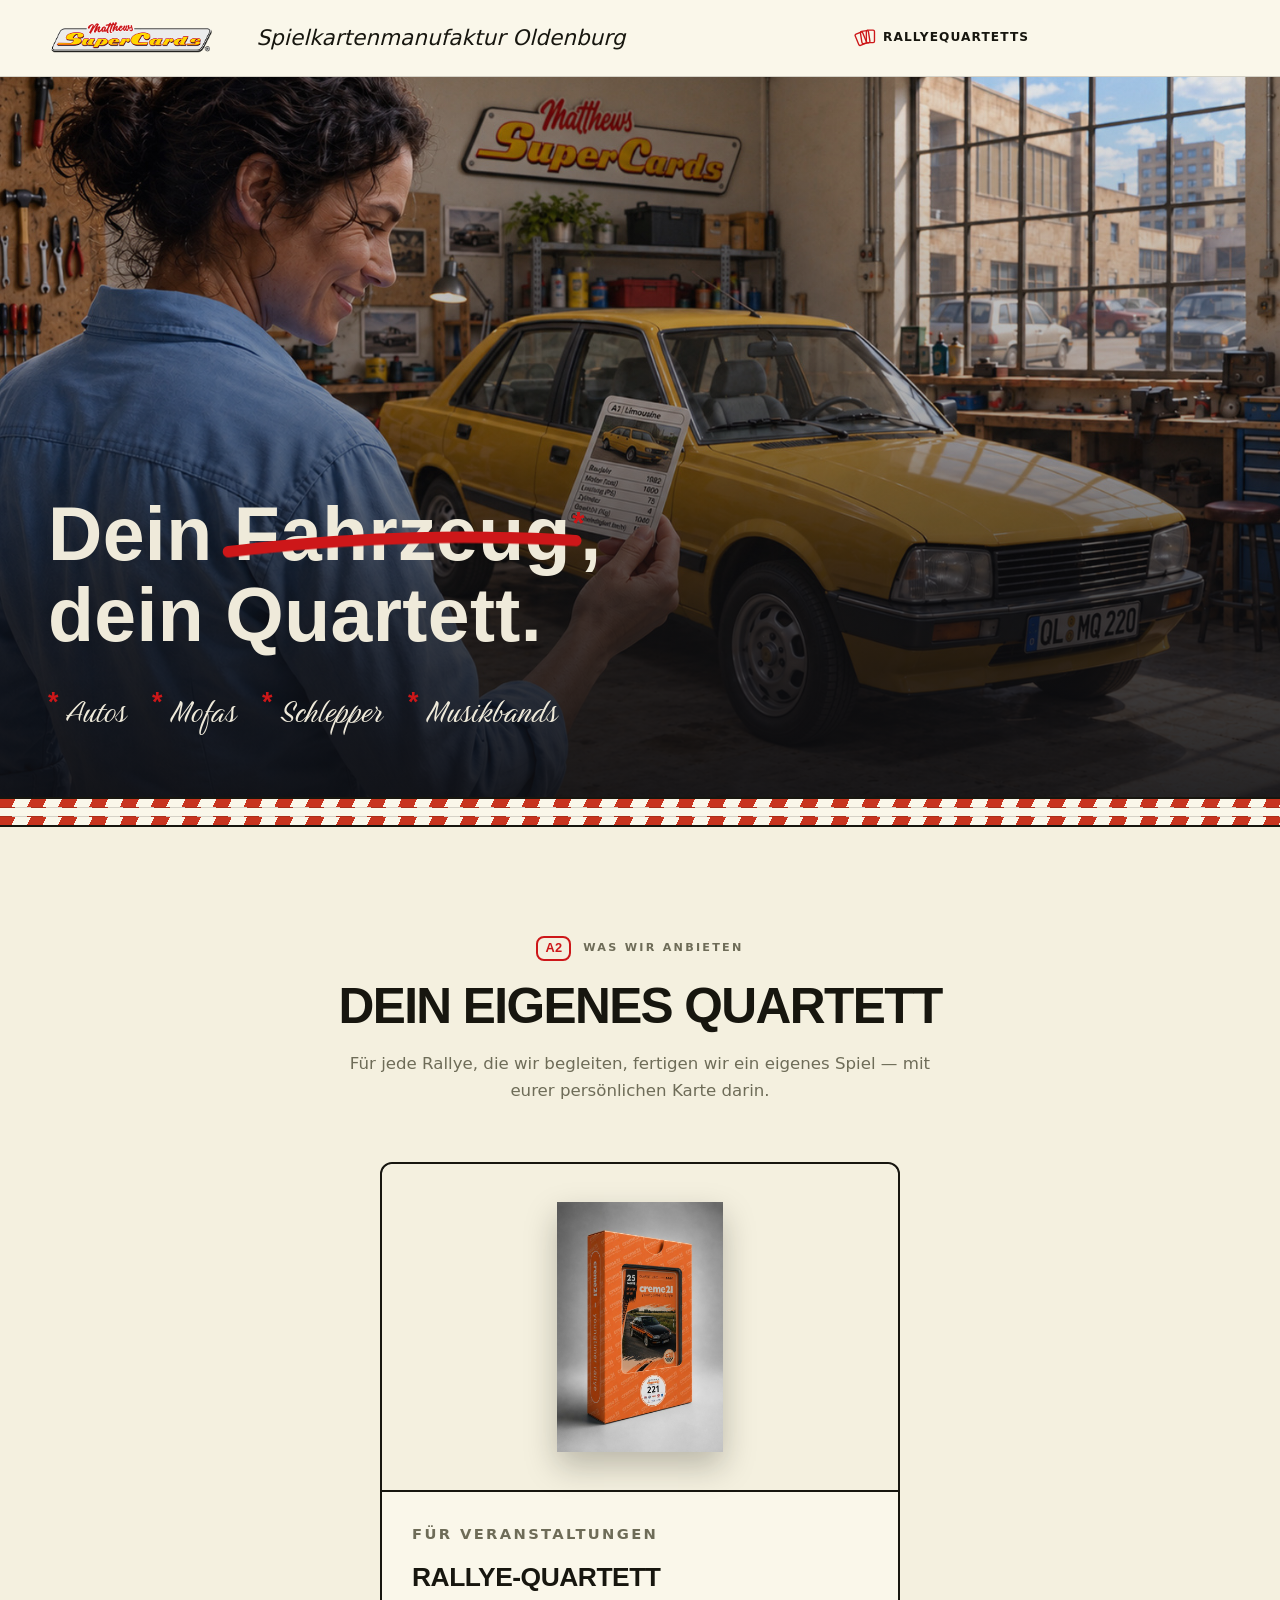
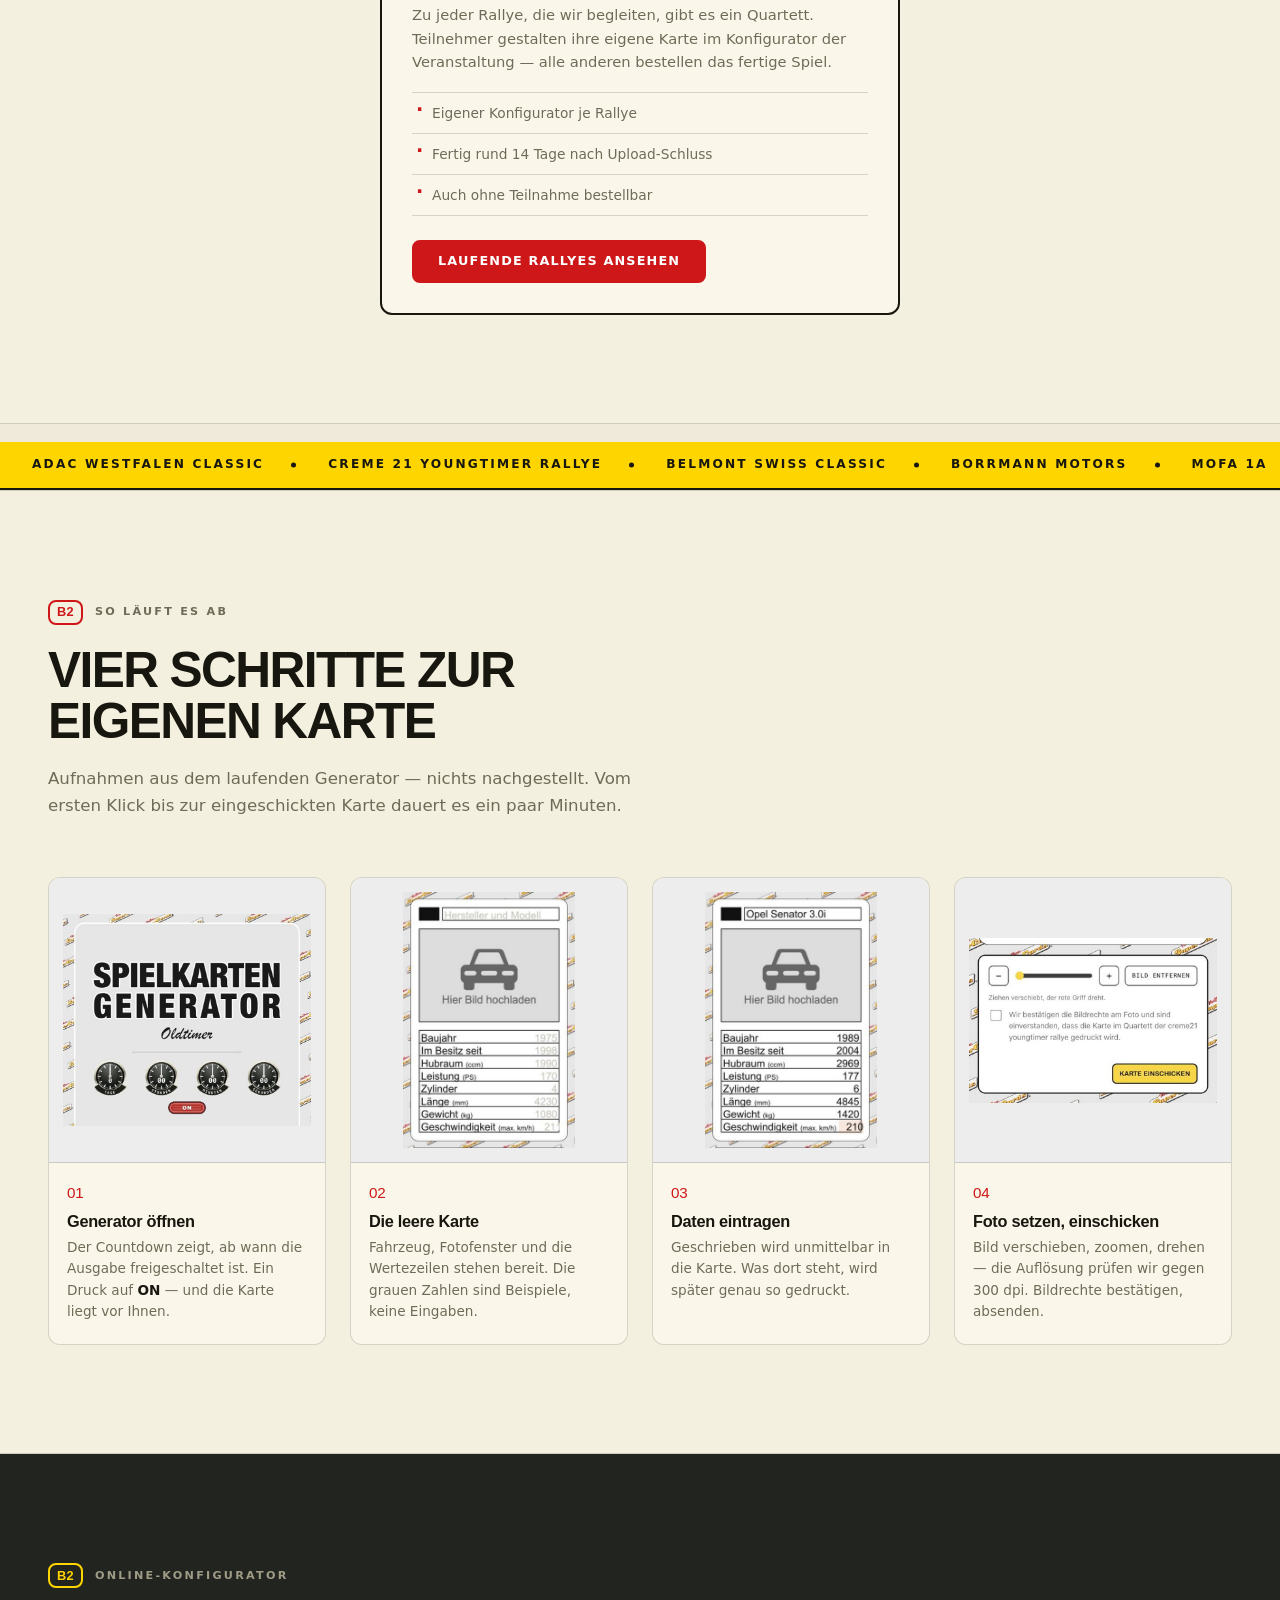
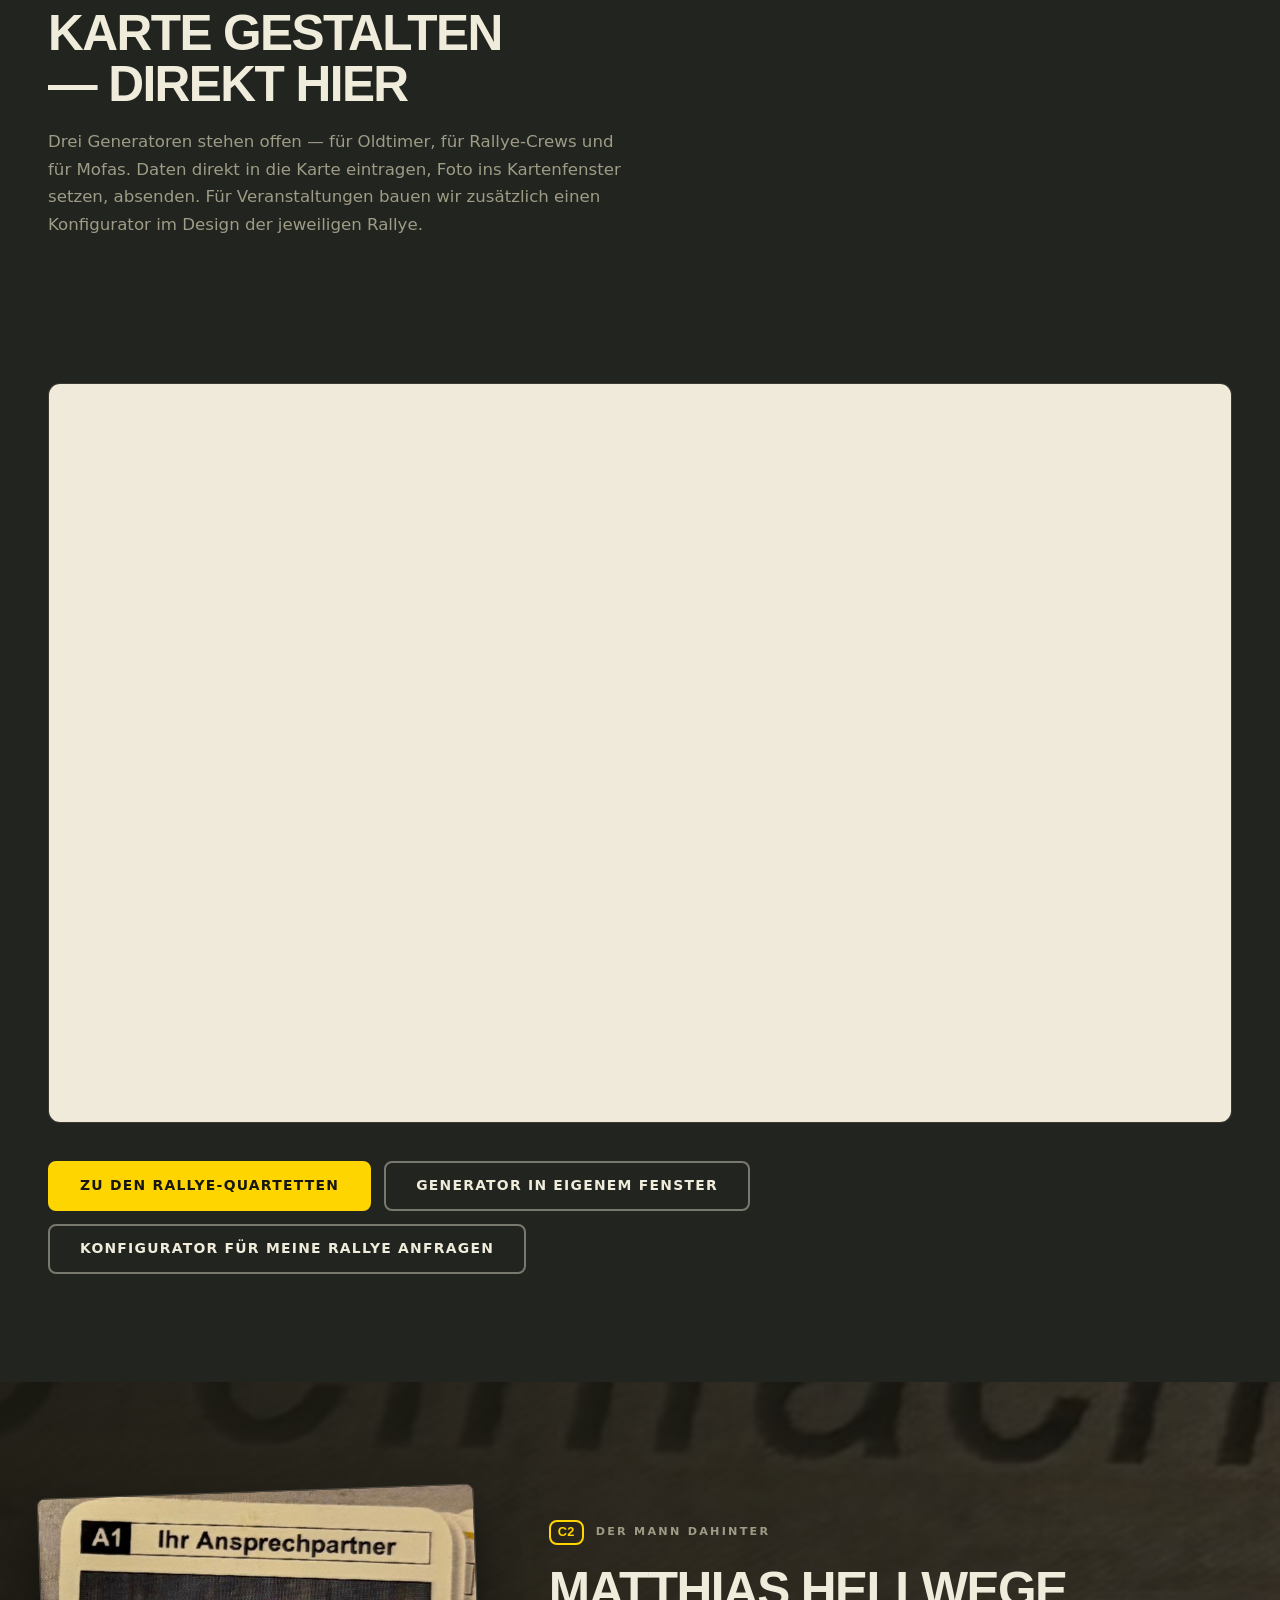
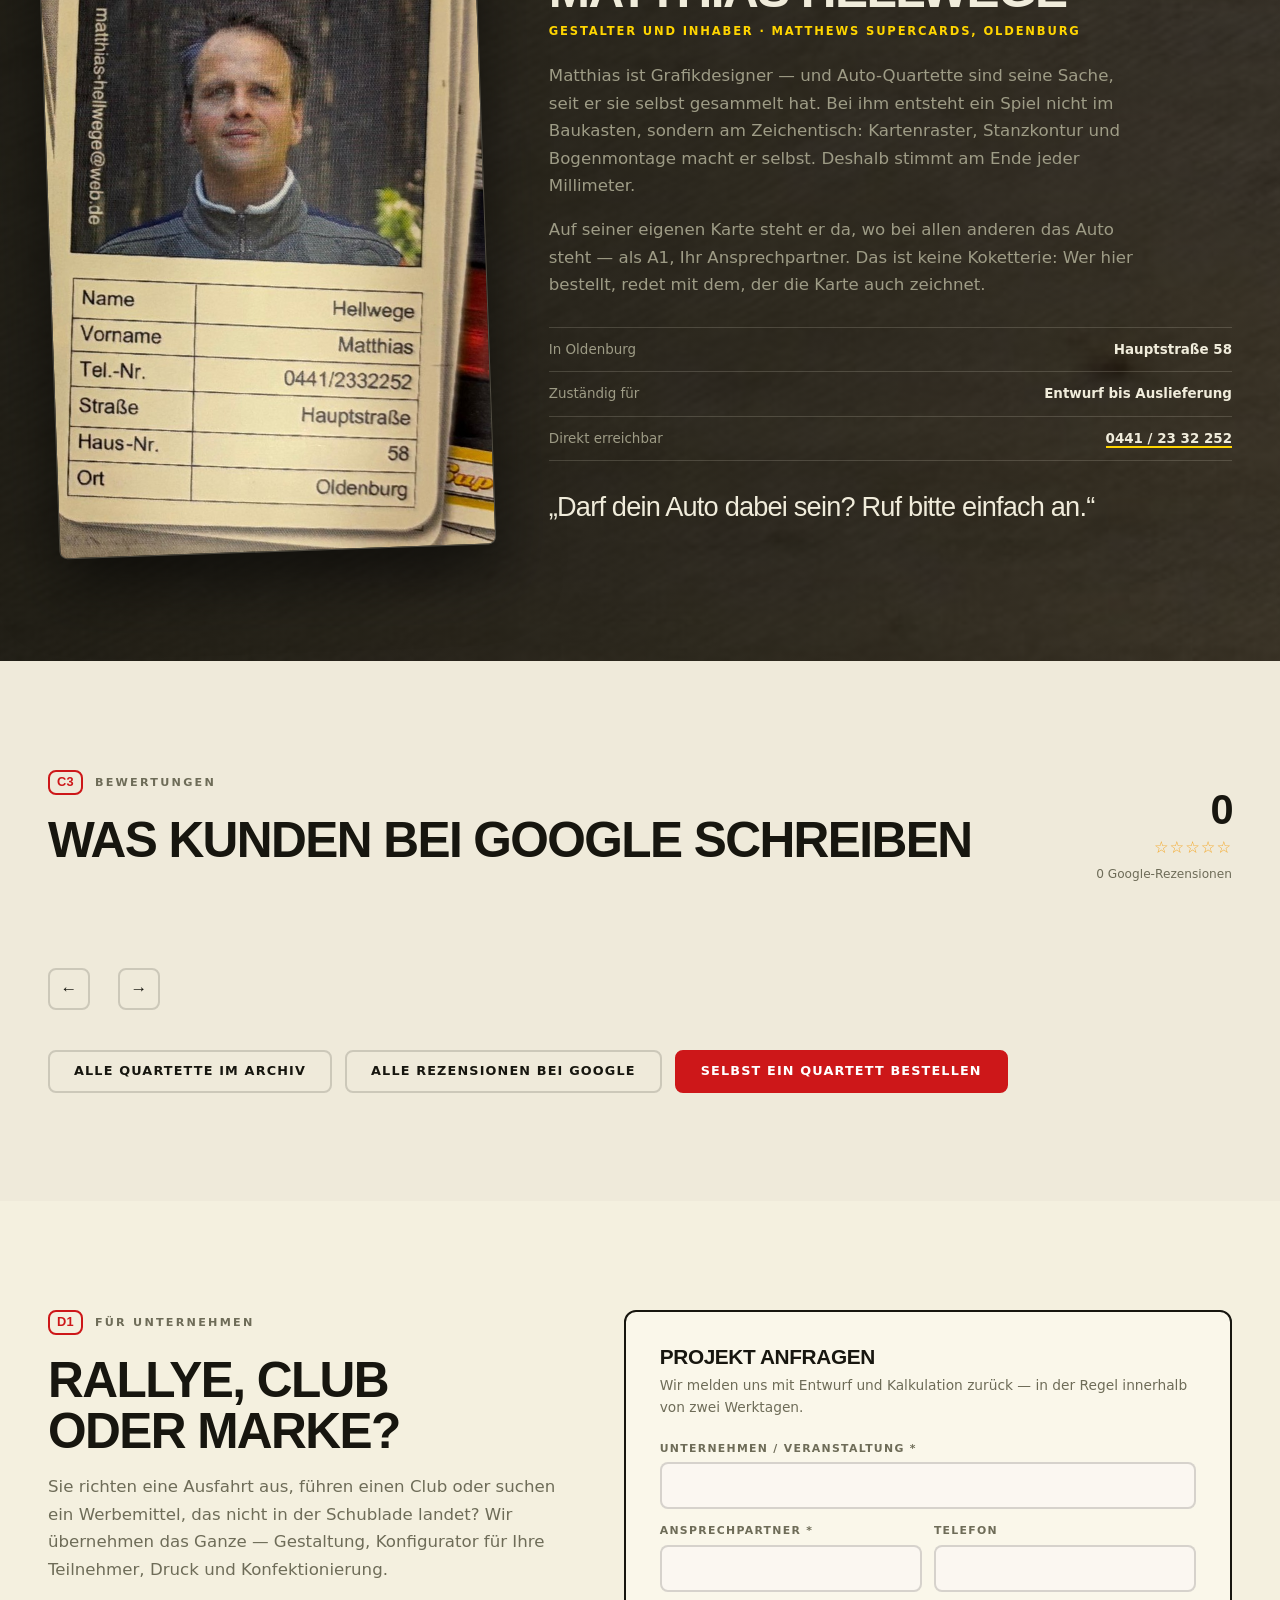
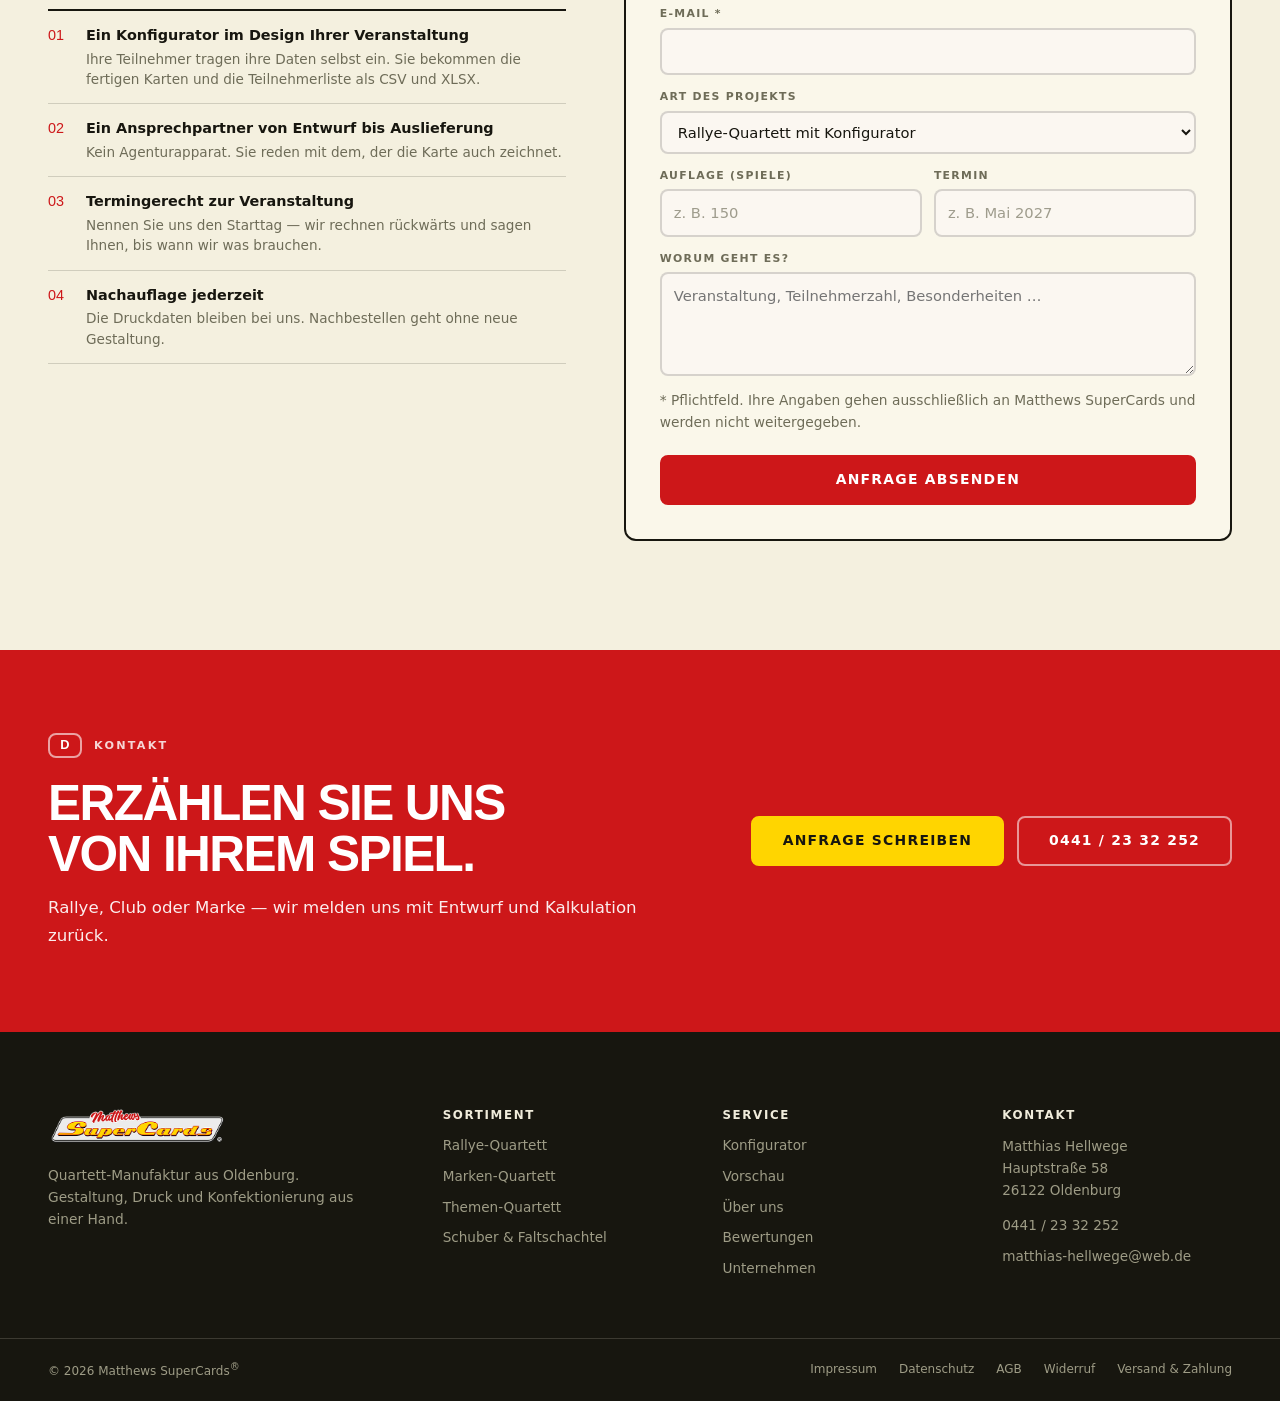
<file: website/index.html>
<!doctype html>
<html lang="de">
<head>
<meta charset="utf-8">
<meta name="viewport" content="width=device-width, initial-scale=1">
<title>Matthews SuperCards — Auto-Quartette aus Oldenburg</title>
<meta name="description" content="Individuelle Auto-Quartette für Rallyes, Clubs und Marken. Gestaltet, gedruckt und konfektioniert in Oldenburg — mit Online-Konfigurator für die Teilnehmer.">
<link rel="icon" href="assets/img/favicon.svg" type="image/svg+xml">
<meta name="theme-color" content="#17160F">

<meta property="og:type" content="website">
<meta property="og:locale" content="de_DE">
<meta property="og:site_name" content="Matthews SuperCards">
<meta property="og:title" content="Matthews SuperCards — Auto-Quartette aus Oldenburg">
<meta property="og:description" content="Individuelle Auto-Quartette für Rallyes, Clubs und Marken. Vom Entwurf bis zur Faltschachtel.">
<meta property="og:image" content="assets/img/og-image.jpg">
<meta name="twitter:card" content="summary_large_image">

<link rel="stylesheet" href="assets/css/style.css">
</head>
<body>

<a class="skip" href="#inhalt">Zum Inhalt springen</a>

<!-- Topbar  -->
<!-- ══ Header ══ -->
<header class="head" id="head">
  <div class="wrap head__in">
    <a class="head__logo" href="index.html" aria-label="Matthews SuperCards — Startseite">
      <img src="assets/img/logo.png" alt="Matthews SuperCards" width="504" height="101">
    </a>
    <span class="head__claim">Spielkartenmanufaktur&nbsp;Oldenburg</span>
    <!-- NAV:START -->
    <nav class="nav" aria-label="Hauptnavigation">
      <a href="rallyes.html" class="navlink"><svg class="navkarten" viewBox="0 0 26 22" width="22" height="19" aria-hidden="true"><g fill="none" stroke="currentColor" stroke-width="1.6" stroke-linejoin="round"><rect x="3.2" y="5.4" width="9.6" height="14.2" rx="1.6" transform="rotate(-22 8 12.5)"/><rect x="8.4" y="3.2" width="9.6" height="14.6" rx="1.6" transform="rotate(-9 13.2 10.5)"/><rect x="14.6" y="2.2" width="9.6" height="14.8" rx="1.6"/></g></svg>Rallyequartetts</a>
    </nav>
    <!-- NAV:END -->
    <button class="burger" id="burger" aria-expanded="false" aria-controls="mobnav" aria-label="Menü öffnen">
      <span></span><span></span><span></span>
    </button>
  </div>
  <!-- MOBNAV:START -->
  <div class="mobnav" id="mobnav" hidden>
    <a href="rallyes.html" class="navlink"><svg class="navkarten" viewBox="0 0 26 22" width="22" height="19" aria-hidden="true"><g fill="none" stroke="currentColor" stroke-width="1.6" stroke-linejoin="round"><rect x="3.2" y="5.4" width="9.6" height="14.2" rx="1.6" transform="rotate(-22 8 12.5)"/><rect x="8.4" y="3.2" width="9.6" height="14.6" rx="1.6" transform="rotate(-9 13.2 10.5)"/><rect x="14.6" y="2.2" width="9.6" height="14.8" rx="1.6"/></g></svg>Rallyequartetts</a>
    <a class="btn btn--marke" href="rallyes.html">Quartett bestellen</a>
  </div>
  <!-- MOBNAV:END -->
</header>

<main id="inhalt">

<!-- ══ A1 · Hero ══ -->
<section class="hero hero--voll">
  <div class="hero__grund" aria-hidden="true"></div>
  <div class="wrap hero__in">
    <div class="hero__copy">
      <h1>Dein <span class="streich">Fahrzeug<svg class="wischer" viewBox="0 0 220 44" preserveAspectRatio="none" aria-hidden="true"><path d="M5 31c38-9 74-14 112-16 31-2 62-1 98 3"/></svg></span><sup>*</sup><span class="kom">,</span><br>dein Quartett.</h1>
      <ul class="hero__stern">
        <li>Autos</li><li>Mofas</li><li>Schlepper</li><li>Musikbands</li>
      </ul>
    </div>
  </div>
</section>

<div class="tape" aria-hidden="true"><span></span></div>

<!-- ══ A2 · Was wir anbieten ══ -->
<section class="sec wahl" id="angebot">
  <div class="wrap">
    <header class="sec__head sec__head--mitte">
      <p class="tag"><span class="tag__id">A2</span> Was wir anbieten</p>
      <h2>Dein eigenes Quartett</h2>
      <p class="sec__lead">Für jede Rallye, die wir begleiten, fertigen wir ein eigenes
        Spiel — mit eurer persönlichen Karte darin.</p>
    </header>

    <div class="wahl__grid">

      <article class="wahl__weg">
        <div class="wahl__bild"><img src="assets/img/q-creme21.jpg"
          alt="Schuber des Creme 21 Youngtimer-Rallye-Quartetts" loading="lazy"></div>
        <div class="wahl__text">
          <p class="wahl__kind">Für Veranstaltungen</p>
          <h3>Rallye-Quartett</h3>
          <p>Zu jeder Rallye, die wir begleiten, gibt es ein Quartett. Teilnehmer gestalten
             ihre eigene Karte im Konfigurator der Veranstaltung — alle anderen bestellen
             das fertige Spiel.</p>
          <ul class="wahl__punkte">
            <li>Eigener Konfigurator je Rallye</li>
            <li>Fertig rund 14 Tage nach Upload-Schluss</li>
            <li>Auch ohne Teilnahme bestellbar</li>
          </ul>
          <a class="btn btn--marke" href="rallyes.html">Laufende Rallyes ansehen</a>
        </div>
      </article>

    </div>
  </div>
</section>

<!-- ══ Auftraggeber ══ -->
<section class="band" aria-label="Auftraggeber">
  <div class="band__track">
    <ul class="band__row">
      <li>ADAC Westfalen Classic</li><li>Creme 21 Youngtimer Rallye</li><li>Belmont Swiss Classic</li>
      <li>Borrmann Motors</li><li>Mofa 1A</li>
      <li>ADAC Westfalen Classic</li><li>Creme 21 Youngtimer Rallye</li><li>Belmont Swiss Classic</li>
      <li>Borrmann Motors</li><li>Mofa 1A</li>
    </ul>
  </div>
</section>

<!-- ══ B2a · So läuft es ab ══ -->
<section class="sec ablauf" id="ablauf">
  <div class="wrap">
    <header class="sec__head">
      <p class="tag"><span class="tag__id">B2</span> So läuft es ab</p>
      <h2>Vier Schritte zur eigenen Karte</h2>
      <p class="sec__lead">Aufnahmen aus dem laufenden Generator — nichts nachgestellt.
        Vom ersten Klick bis zur eingeschickten Karte dauert es ein paar Minuten.</p>
    </header>
    <ol class="ablauf__liste">
      <li class="ablauf__s">
        <figure><img src="assets/img/schritt-1.jpg" alt="Konfigurator, Schritt 1: Generator öffnen" loading="lazy"></figure>
        <div><span class="ablauf__n">01</span><h3>Generator öffnen</h3><p>Der Countdown zeigt, ab wann die Ausgabe freigeschaltet ist. Ein Druck auf <b>ON</b> — und die Karte liegt vor Ihnen.</p></div>
      </li>
      <li class="ablauf__s">
        <figure><img src="assets/img/schritt-2.jpg" alt="Konfigurator, Schritt 2: Die leere Karte" loading="lazy"></figure>
        <div><span class="ablauf__n">02</span><h3>Die leere Karte</h3><p>Fahrzeug, Fotofenster und die Wertezeilen stehen bereit. Die grauen Zahlen sind Beispiele, keine Eingaben.</p></div>
      </li>
      <li class="ablauf__s">
        <figure><img src="assets/img/schritt-3.jpg" alt="Konfigurator, Schritt 3: Daten eintragen" loading="lazy"></figure>
        <div><span class="ablauf__n">03</span><h3>Daten eintragen</h3><p>Geschrieben wird unmittelbar in die Karte. Was dort steht, wird später genau so gedruckt.</p></div>
      </li>
      <li class="ablauf__s">
        <figure><img src="assets/img/schritt-4.jpg" alt="Konfigurator, Schritt 4: Foto setzen, einschicken" loading="lazy"></figure>
        <div><span class="ablauf__n">04</span><h3>Foto setzen, einschicken</h3><p>Bild verschieben, zoomen, drehen — die Auflösung prüfen wir gegen 300 dpi. Bildrechte bestätigen, absenden.</p></div>
      </li>
    </ol>
  </div>
</section>

<!-- ══ B2 · Konfiguratoren, eingebettet ══ -->
<section class="sec sec--dark konf" id="konfigurator">
  <div class="wrap">
    <header class="sec__head sec__head--light">
      <p class="tag tag--light"><span class="tag__id">B2</span> Online-Konfigurator</p>
      <h2>Karte gestalten — direkt hier</h2>
      <p class="sec__lead sec__lead--light">
        Drei Generatoren stehen offen — für Oldtimer, für Rallye-Crews und für Mofas.
        Daten direkt in die Karte eintragen, Foto ins Kartenfenster setzen, absenden.
        Für Veranstaltungen bauen wir zusätzlich einen Konfigurator im Design der
        jeweiligen Rallye.
      </p>
    </header>

    <div class="konf__tabs" role="tablist" aria-label="Generatoren">
      <button role="tab" id="tab-oldtimer" aria-controls="panel-oldtimer" aria-selected="true" class="konf__tab is-on">
        <b>Oldtimer</b><span>Klassiker aller Marken</span>
      </button>
      <button role="tab" id="tab-rallye" aria-controls="panel-rallye" aria-selected="false" class="konf__tab">
        <b>Rallye</b><span>Crew, Startnummer, Fahrzeug</span>
      </button>
      <button role="tab" id="tab-mofa" aria-controls="panel-mofa" aria-selected="false" class="konf__tab">
        <b>Mofa</b><span>Zweitakt und Dolce Vita</span>
      </button>
    </div>

    <div class="konf__frames">
      <div role="tabpanel" id="panel-oldtimer" aria-labelledby="tab-oldtimer" class="konf__panel is-on">
        <div class="konf__screen" data-src="https://oldtimer-spielkartengenerator.visionwerk.agency/">
          <noscript><a href="https://oldtimer-spielkartengenerator.visionwerk.agency/">Oldtimer-Generator öffnen</a></noscript>
        </div>
      </div>
      <div role="tabpanel" id="panel-rallye" aria-labelledby="tab-rallye" class="konf__panel" hidden>
        <div class="konf__screen" data-src="https://ralley-spielkartengenerator.visionwerk.agency/">
          <noscript><a href="https://ralley-spielkartengenerator.visionwerk.agency/">Rallye-Generator öffnen</a></noscript>
        </div>
      </div>
      <div role="tabpanel" id="panel-mofa" aria-labelledby="tab-mofa" class="konf__panel" hidden>
        <div class="konf__screen" data-src="https://mofa-spielkartengenerator.visionwerk.agency/">
          <noscript><a href="https://mofa-spielkartengenerator.visionwerk.agency/">Mofa-Generator öffnen</a></noscript>
        </div>
      </div>
    </div>

    <div class="konf__act">
      <a class="btn btn--gelb btn--lg" href="rallyes.html">Zu den Rallye-Quartetten</a>
      <a class="btn btn--line btn--lg" id="konf-direkt"
         href="https://oldtimer-spielkartengenerator.visionwerk.agency/"
         target="_blank" rel="noopener">Generator in eigenem Fenster</a>
      <a class="btn btn--line btn--lg" href="#unternehmen">Konfigurator für meine Rallye anfragen</a>
    </div>
  </div>
</section>

<!-- ══ C2 · Matthias Hellwege ══ -->
<section class="sec sec--holz matthias" id="matthias">
  <div class="wrap matthias__in">
    <figure class="matthias__card">
      <img src="assets/img/card-matthias.jpg" width="620" height="940"
           alt="Quartettkarte „A1 · Ihr Ansprechpartner" mit Matthias Hellwege">
    </figure>

    <div class="matthias__copy">
      <p class="tag tag--light"><span class="tag__id">C2</span> Der Mann dahinter</p>
      <h2>Matthias Hellwege</h2>
      <p class="matthias__rolle">Gestalter und Inhaber · Matthews SuperCards, Oldenburg</p>

      <p class="sec__lead sec__lead--light">
        Matthias ist Grafikdesigner — und Auto-Quartette sind seine Sache, seit er
        sie selbst gesammelt hat. Bei ihm entsteht ein Spiel nicht im Baukasten,
        sondern am Zeichentisch: Kartenraster, Stanzkontur und Bogenmontage macht
        er selbst. Deshalb stimmt am Ende jeder Millimeter.
      </p>

      <p class="sec__lead sec__lead--light">
        Auf seiner eigenen Karte steht er da, wo bei allen anderen das Auto steht —
        als A1, Ihr Ansprechpartner. Das ist keine Koketterie: Wer hier bestellt,
        redet mit dem, der die Karte auch zeichnet.
      </p>

      <ul class="matthias__facts">
        <li><span>In Oldenburg</span><b>Hauptstraße 58</b></li>
        <li><span>Zuständig für</span><b>Entwurf bis Auslieferung</b></li>
        <li><span>Direkt erreichbar</span><b><a href="tel:+494412332252">0441 / 23 32 252</a></b></li>
      </ul>

      <blockquote class="matthias__quote">
        <p>„Darf dein Auto dabei sein? Ruf bitte einfach an.“</p>
      </blockquote>
    </div>
  </div>
</section>

<!-- ══ C3 · Google-Bewertungen ══ -->
<section class="sec bew" id="bewertungen">
  <div class="wrap">
    <header class="sec__head bew__head">
      <div>
        <p class="tag"><span class="tag__id">C3</span> Bewertungen</p>
        <h2>Was Kunden bei Google schreiben</h2>
      </div>
      <div class="bew__score">
        <b class="bew__num" data-gsc-rating>—</b>
        <span class="stars" data-gsc-stars aria-hidden="true"></span>
        <span class="bew__meta"><span data-gsc-count>0</span> Google-Rezensionen</span>
      </div>
    </header>

    <!-- TODO Kunde: Rezensionen sind PLATZHALTER (siehe assets/js/main.js).
         Vor dem Livegang über die Google-Places-API mit dem echten
         Unternehmensprofil verbinden. -->
    <div class="karussell" id="rezkarussell">
      <div class="karussell__spur" data-gsc-list role="group" aria-label="Kundenrezensionen"></div>
      <div class="karussell__steuer">
        <button class="karussell__pf" data-weiter="-1" aria-label="Vorherige Rezensionen">&larr;</button>
        <div class="karussell__punkte" aria-hidden="true"></div>
        <button class="karussell__pf" data-weiter="1" aria-label="Weitere Rezensionen">&rarr;</button>
      </div>
    </div>

    <div class="bew__cta">
      <a class="btn btn--ghost" href="archiv.html">Alle Quartette im Archiv</a>
      <!-- TODO Kunde: Link auf das eigene Google-Unternehmensprofil setzen. -->
      <a class="btn btn--ghost" href="#" rel="noopener">Alle Rezensionen bei Google</a>
      <a class="btn btn--marke" href="#kontakt">Selbst ein Quartett bestellen</a>
    </div>
  </div>
</section>

<!-- ══ D1 · Für Unternehmen & Veranstalter ══ -->
<section class="sec b2b" id="unternehmen">
  <div class="wrap b2b__in">

    <div class="b2b__copy">
      <p class="tag"><span class="tag__id">D1</span> Für Unternehmen</p>
      <h2>Rallye, Club oder Marke?</h2>
      <p class="sec__lead">
        Sie richten eine Ausfahrt aus, führen einen Club oder suchen ein Werbemittel,
        das nicht in der Schublade landet? Wir übernehmen das Ganze — Gestaltung,
        Konfigurator für Ihre Teilnehmer, Druck und Konfektionierung.
      </p>

      <ul class="b2b__nutzen">
        <li><span>01</span><span><b>Ein Konfigurator im Design Ihrer Veranstaltung</b>
          <p>Ihre Teilnehmer tragen ihre Daten selbst ein. Sie bekommen die fertigen
             Karten und die Teilnehmerliste als CSV und XLSX.</p></span></li>
        <li><span>02</span><span><b>Ein Ansprechpartner von Entwurf bis Auslieferung</b>
          <p>Kein Agenturapparat. Sie reden mit dem, der die Karte auch zeichnet.</p></span></li>
        <li><span>03</span><span><b>Termingerecht zur Veranstaltung</b>
          <p>Nennen Sie uns den Starttag — wir rechnen rückwärts und sagen Ihnen,
             bis wann wir was brauchen.</p></span></li>
        <li><span>04</span><span><b>Nachauflage jederzeit</b>
          <p>Die Druckdaten bleiben bei uns. Nachbestellen geht ohne neue Gestaltung.</p></span></li>
      </ul>
    </div>

    <!-- TODO Kunde: Das Formular öffnet derzeit eine vorbereitete E-Mail. Für den
         Livebetrieb einen Server-Endpunkt mit Spam-Schutz anbinden — siehe README. -->
    <form class="b2b__form" id="b2bform" novalidate>
      <h3>Projekt anfragen</h3>
      <p>Wir melden uns mit Entwurf und Kalkulation zurück — in der Regel innerhalb von zwei Werktagen.</p>

      <div class="b2b__reihe">
        <label class="vfeld"><span>Unternehmen / Veranstaltung *</span>
          <input type="text" name="firma" required maxlength="80"></label>
      </div>
      <div class="b2b__reihe">
        <label class="vfeld"><span>Ansprechpartner *</span>
          <input type="text" name="name" required maxlength="60"></label>
        <label class="vfeld"><span>Telefon</span>
          <input type="text" name="telefon" maxlength="30" inputmode="tel"></label>
      </div>
      <div class="b2b__reihe">
        <label class="vfeld"><span>E-Mail *</span>
          <input type="text" name="email" required maxlength="80" inputmode="email"></label>
      </div>
      <div class="b2b__reihe">
        <label class="vfeld"><span>Art des Projekts</span>
          <select name="art">
            <option>Rallye-Quartett mit Konfigurator</option>
            <option>Marken-/Werbequartett</option>
            <option>Themen-Quartett für Club oder Sammlung</option>
            <option>Nur Verpackung (Schuber, Faltschachtel)</option>
            <option>Noch offen — bitte beraten</option>
          </select></label>
      </div>
      <div class="b2b__reihe">
        <label class="vfeld"><span>Auflage (Spiele)</span>
          <input type="text" name="auflage" maxlength="8" inputmode="numeric" placeholder="z. B. 150"></label>
        <label class="vfeld"><span>Termin</span>
          <input type="text" name="termin" maxlength="30" placeholder="z. B. Mai 2027"></label>
      </div>
      <div class="b2b__reihe">
        <label class="vfeld"><span>Worum geht es?</span>
          <textarea name="nachricht" maxlength="1200" placeholder="Veranstaltung, Teilnehmerzahl, Besonderheiten …"></textarea></label>
      </div>

      <p class="b2b__pflicht">* Pflichtfeld. Ihre Angaben gehen ausschließlich an
        Matthews SuperCards und werden nicht weitergegeben.</p>
      <button type="submit" class="btn btn--marke btn--lg">Anfrage absenden</button>
      <p class="b2b__status" id="b2bstatus" hidden></p>
    </form>

  </div>
</section>

<!-- ══ D · CTA ══ -->
<section class="cta" id="kontakt">
  <div class="wrap cta__in">
    <div>
      <p class="tag tag--light"><span class="tag__id">D</span> Kontakt</p>
      <h2>Erzählen Sie uns von Ihrem Spiel.</h2>
      <p class="sec__lead sec__lead--light">
        Rallye, Club oder Marke — wir melden uns mit Entwurf und Kalkulation zurück.
      </p>
    </div>
    <div class="cta__act">
      <a class="btn btn--gelb btn--lg" href="mailto:matthias-hellwege@web.de">Anfrage schreiben</a>
      <a class="btn btn--line btn--lg" href="tel:+494412332252">0441 / 23 32 252</a>
    </div>
  </div>
</section>

</main>

<!-- Feste Aktionsleiste, erscheint auf dem Telefon nach dem Hero -->
<div class="rufleiste" id="rufleiste" hidden>
  <a class="rufleiste__ruf" href="tel:+494412332252">
    <svg viewBox="0 0 24 24" width="17" height="17" aria-hidden="true" fill="currentColor"><path d="M6.6 10.8a15.1 15.1 0 0 0 6.6 6.6l2.2-2.2c.3-.3.7-.4 1-.2 1.2.4 2.4.6 3.6.6.6 0 1 .4 1 1V20c0 .6-.4 1-1 1A17 17 0 0 1 3 4c0-.6.4-1 1-1h3.5c.6 0 1 .4 1 1 0 1.3.2 2.5.6 3.6.1.4 0 .8-.2 1l-2.3 2.2Z"/></svg>
    Anrufen</a>
  <a class="rufleiste__tun" href="rallyes.html">Quartett bestellen</a>
</div>

<!-- ══ Footer ══ -->
<footer class="foot">
  <div class="wrap foot__in">
    <div class="foot__brand">
      <img src="assets/img/logo.png" alt="Matthews SuperCards" width="504" height="101">
      <p>Quartett-Manufaktur aus Oldenburg.<br>Gestaltung, Druck und Konfektionierung aus einer Hand.</p>
    </div>
    <nav class="foot__col" aria-label="Sortiment">
      <h4>Sortiment</h4>
      <a href="#angebot">Rallye-Quartett</a>
      <a href="#angebot">Marken-Quartett</a>
      <a href="#angebot">Themen-Quartett</a>
      <a href="#angebot">Schuber &amp; Faltschachtel</a>
    </nav>
    <nav class="foot__col" aria-label="Service">
      <h4>Service</h4>
      <a href="#konfigurator">Konfigurator</a>
      <a href="#ablauf">Vorschau</a>
      <a href="#matthias">Über uns</a>
      <a href="#bewertungen">Bewertungen</a>
      <a href="#unternehmen">Unternehmen</a>
    </nav>
    <div class="foot__col">
      <h4>Kontakt</h4>
      <p>Matthias Hellwege<br>Hauptstraße 58<br>26122 Oldenburg</p>
      <a href="tel:+494412332252">0441 / 23 32 252</a>
      <a href="mailto:matthias-hellwege@web.de">matthias-hellwege@web.de</a>
    </div>
  </div>
  <div class="wrap foot__legal">
    <p>© <span id="jahr">2026</span> Matthews SuperCards<sup>®</sup></p>
    <nav aria-label="Rechtliches">
      <a href="#">Impressum</a><a href="#">Datenschutz</a><a href="#">AGB</a><a href="#">Widerruf</a><a href="#">Versand &amp; Zahlung</a>
    </nav>
  </div>
</footer>

<script src="assets/js/main.js"></script>
</body>
</html>
</file>
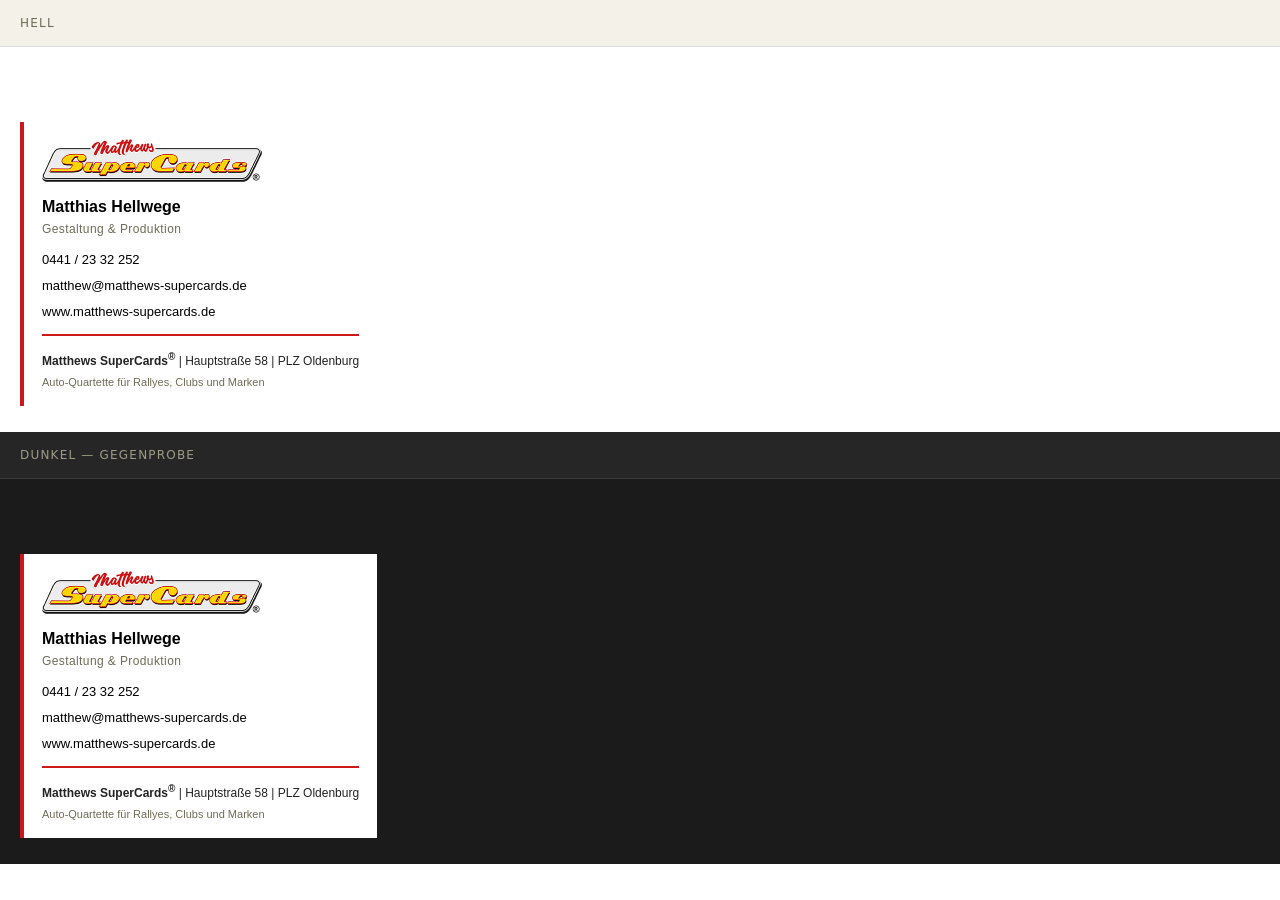
<file: signatur/vorschau.html>
<!doctype html><meta charset="utf-8"><title>Signatur-Vorschau</title>
<style>body{margin:0;font:14px/1.5 system-ui;background:#fff;color:#222}
 .kopf{padding:14px 20px;background:#f4f1e8;border-bottom:1px solid #ddd;font-size:12px;letter-spacing:.1em;text-transform:uppercase;color:#6E6C58}
 .feld{padding:26px 20px}
 .dunkel{background:#1b1b1b}
 .dunkel .kopf{background:#262626;border-color:#3a3a3a;color:#9e9c86}</style>
<div class="kopf">Hell</div><div class="feld"><div>
  <p>&nbsp;</p>
  <table style="max-width: 360px; font-family: Arial,Helvetica,sans-serif; color: #222; background-color: #FFFFFF" bgcolor="#FFFFFF" border="0" cellspacing="0" cellpadding="0">
    <tbody>
      <tr>
        <td style="width: 4px; background: #CD1719; font-size: 0; line-height: 0">&nbsp;</td>
        <td style="padding: 16px 18px 16px 18px; vertical-align: top; background-color: #FFFFFF" bgcolor="#FFFFFF">

          <table style="width: 100%; border-collapse: collapse" border="0" cellspacing="0" cellpadding="0">
            <tbody>
              <tr>
                <td style="padding: 0 0 14px 0">
                  <a style="text-decoration: none" href="https://matthews-supercards.de" rel="noopener">
                    <img style="border: none; display: block" src="[data-uri]" alt="Matthews SuperCards" width="220" height="44">
                  </a>
                </td>
              </tr>
            </tbody>
          </table>

          <table style="width: 100%; border-collapse: collapse" border="0" cellspacing="0" cellpadding="0">
            <tbody>
              <tr>
                <td style="font-size: 16px; line-height: 22px; font-weight: bold; color: #000; padding: 0">
                  Matthias Hellwege
                </td>
              </tr>
              <tr>
                <td style="font-size: 12px; line-height: 18px; color: #6E6C58; padding: 2px 0 0 0; letter-spacing: 0.4px">
                  Gestaltung &amp; Produktion
                </td>
              </tr>
            </tbody>
          </table>

          <table style="width: 100%; margin-top: 12px; border-collapse: collapse" border="0" cellspacing="0" cellpadding="0">
            <tbody>
              <tr>
                <td style="font-size: 13px; line-height: 20px; color: #000; padding: 0; vertical-align: top">
                  <div style="padding: 0 0 6px 0">
                    <a style="color: #000; text-decoration: none; white-space: nowrap" href="tel:+494412332252">0441&nbsp;/&nbsp;23&nbsp;32&nbsp;252</a>
                  </div>
                  <div style="padding: 0 0 6px 0">
                    <a style="color: #000; text-decoration: none" href="mailto:matthew@matthews-supercards.de" rel="noopener">matthew@matthews-supercards.de</a>
                  </div>
                  <div style="padding: 0">
                    <a style="color: #000; text-decoration: none" href="https://matthews-supercards.de" rel="noopener">www.matthews-supercards.de</a>
                  </div>
                </td>
              </tr>
            </tbody>
          </table>

          <table style="width: 100%; border-collapse: collapse; margin-top: 12px" border="0" cellspacing="0" cellpadding="0">
            <tbody>
              <tr>
                <td style="border-top: 2px solid #CD1719; font-size: 0; line-height: 0">&nbsp;</td>
              </tr>
            </tbody>
          </table>

          <table style="width: 100%; margin-top: 12px" border="0" cellspacing="0" cellpadding="0">
            <tbody>
              <tr>
                <td style="padding: 0; font-size: 12px; line-height: 18px; color: #222">
                  <b>Matthews SuperCards<sup>&reg;</sup></b>
                   | 
                  <span style="white-space: nowrap">Hauptstra&szlig;e&nbsp;58</span>
                   | 
                  <span style="white-space: nowrap">PLZ&nbsp;Oldenburg</span>
                </td>
              </tr>
              <tr>
                <td style="padding: 4px 0 0 0; font-size: 11px; line-height: 16px; color: #6E6C58">
                  Auto-Quartette f&uuml;r Rallyes, Clubs und Marken
                </td>
              </tr>
            </tbody>
          </table>

        </td>
      </tr>
    </tbody>
  </table>
</div>
</div>
<div class="dunkel"><div class="kopf">Dunkel &mdash; Gegenprobe</div>
<div class="feld"><div>
  <p>&nbsp;</p>
  <table style="max-width: 360px; font-family: Arial,Helvetica,sans-serif; color: #222; background-color: #FFFFFF" bgcolor="#FFFFFF" border="0" cellspacing="0" cellpadding="0">
    <tbody>
      <tr>
        <td style="width: 4px; background: #CD1719; font-size: 0; line-height: 0">&nbsp;</td>
        <td style="padding: 16px 18px 16px 18px; vertical-align: top; background-color: #FFFFFF" bgcolor="#FFFFFF">

          <table style="width: 100%; border-collapse: collapse" border="0" cellspacing="0" cellpadding="0">
            <tbody>
              <tr>
                <td style="padding: 0 0 14px 0">
                  <a style="text-decoration: none" href="https://matthews-supercards.de" rel="noopener">
                    <img style="border: none; display: block" src="[data-uri]" alt="Matthews SuperCards" width="220" height="44">
                  </a>
                </td>
              </tr>
            </tbody>
          </table>

          <table style="width: 100%; border-collapse: collapse" border="0" cellspacing="0" cellpadding="0">
            <tbody>
              <tr>
                <td style="font-size: 16px; line-height: 22px; font-weight: bold; color: #000; padding: 0">
                  Matthias Hellwege
                </td>
              </tr>
              <tr>
                <td style="font-size: 12px; line-height: 18px; color: #6E6C58; padding: 2px 0 0 0; letter-spacing: 0.4px">
                  Gestaltung &amp; Produktion
                </td>
              </tr>
            </tbody>
          </table>

          <table style="width: 100%; margin-top: 12px; border-collapse: collapse" border="0" cellspacing="0" cellpadding="0">
            <tbody>
              <tr>
                <td style="font-size: 13px; line-height: 20px; color: #000; padding: 0; vertical-align: top">
                  <div style="padding: 0 0 6px 0">
                    <a style="color: #000; text-decoration: none; white-space: nowrap" href="tel:+494412332252">0441&nbsp;/&nbsp;23&nbsp;32&nbsp;252</a>
                  </div>
                  <div style="padding: 0 0 6px 0">
                    <a style="color: #000; text-decoration: none" href="mailto:matthew@matthews-supercards.de" rel="noopener">matthew@matthews-supercards.de</a>
                  </div>
                  <div style="padding: 0">
                    <a style="color: #000; text-decoration: none" href="https://matthews-supercards.de" rel="noopener">www.matthews-supercards.de</a>
                  </div>
                </td>
              </tr>
            </tbody>
          </table>

          <table style="width: 100%; border-collapse: collapse; margin-top: 12px" border="0" cellspacing="0" cellpadding="0">
            <tbody>
              <tr>
                <td style="border-top: 2px solid #CD1719; font-size: 0; line-height: 0">&nbsp;</td>
              </tr>
            </tbody>
          </table>

          <table style="width: 100%; margin-top: 12px" border="0" cellspacing="0" cellpadding="0">
            <tbody>
              <tr>
                <td style="padding: 0; font-size: 12px; line-height: 18px; color: #222">
                  <b>Matthews SuperCards<sup>&reg;</sup></b>
                   | 
                  <span style="white-space: nowrap">Hauptstra&szlig;e&nbsp;58</span>
                   | 
                  <span style="white-space: nowrap">PLZ&nbsp;Oldenburg</span>
                </td>
              </tr>
              <tr>
                <td style="padding: 4px 0 0 0; font-size: 11px; line-height: 16px; color: #6E6C58">
                  Auto-Quartette f&uuml;r Rallyes, Clubs und Marken
                </td>
              </tr>
            </tbody>
          </table>

        </td>
      </tr>
    </tbody>
  </table>
</div>
</div></div>
</file>
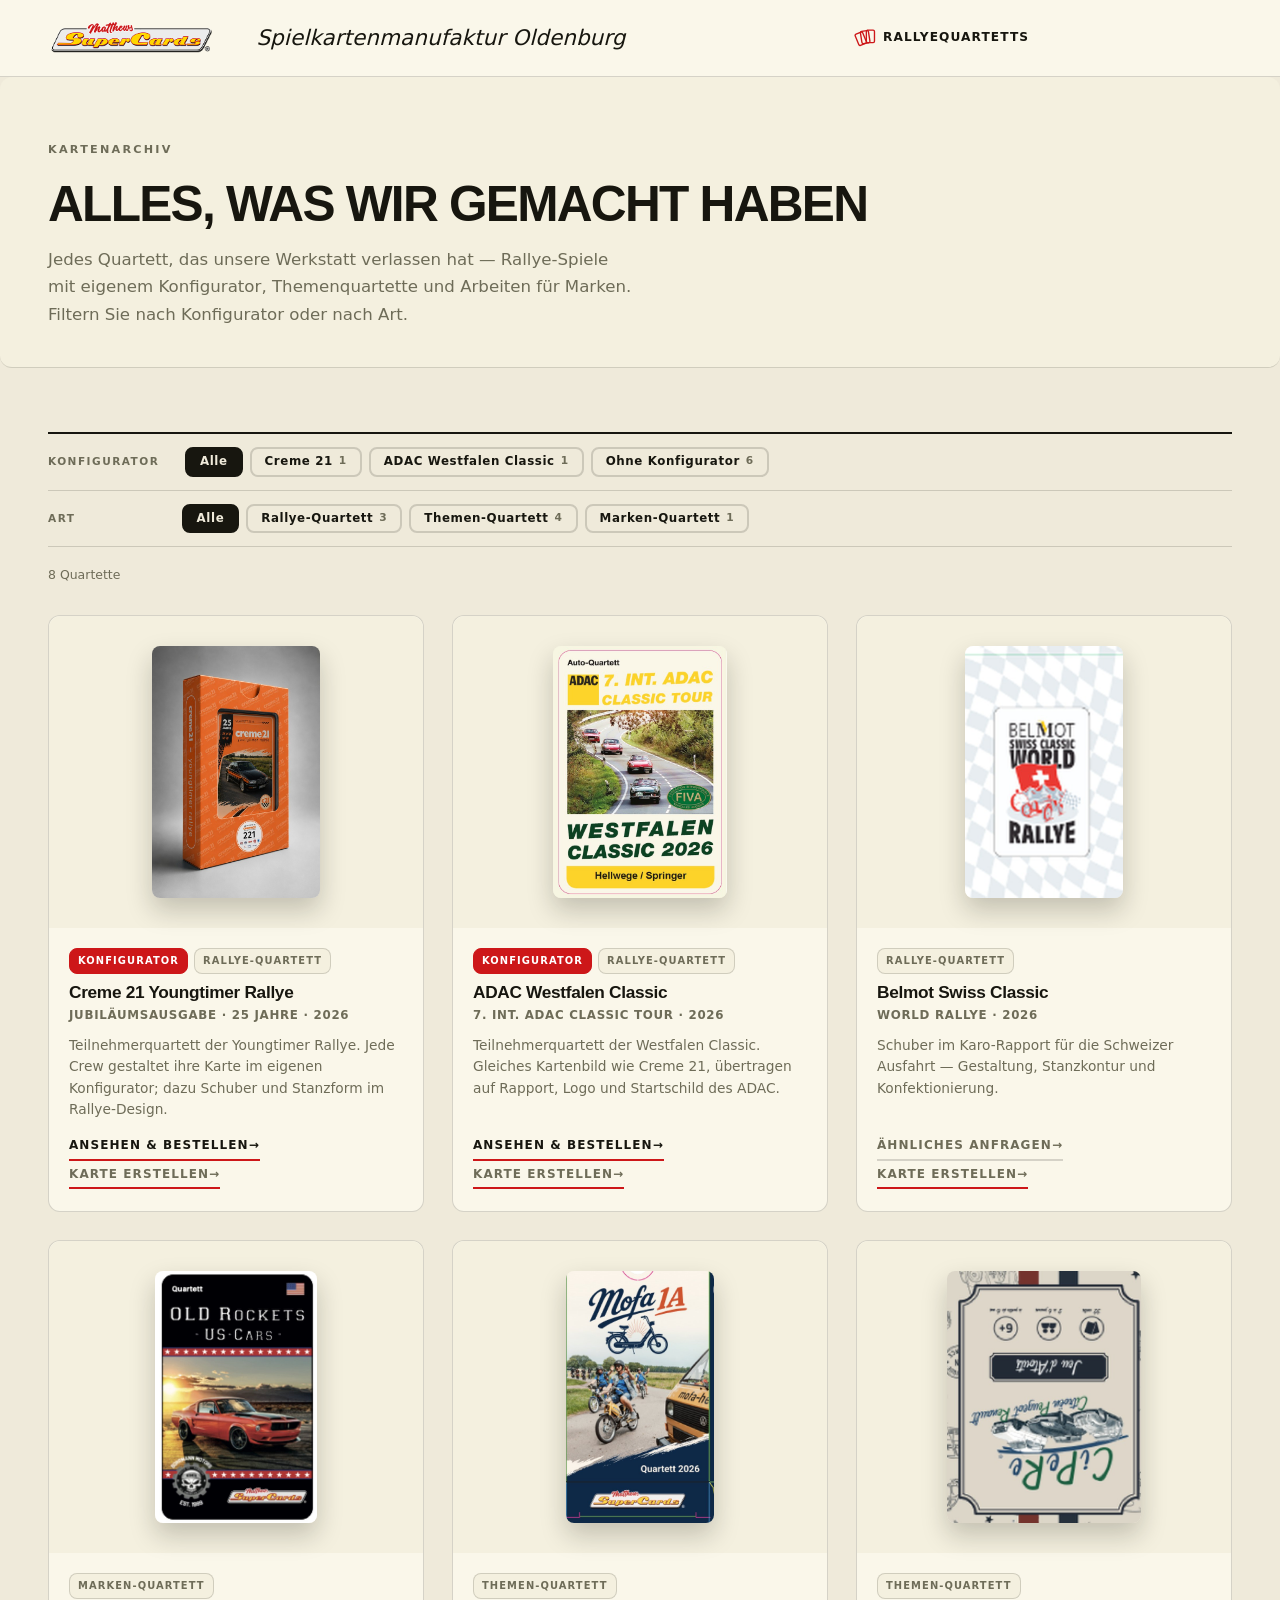
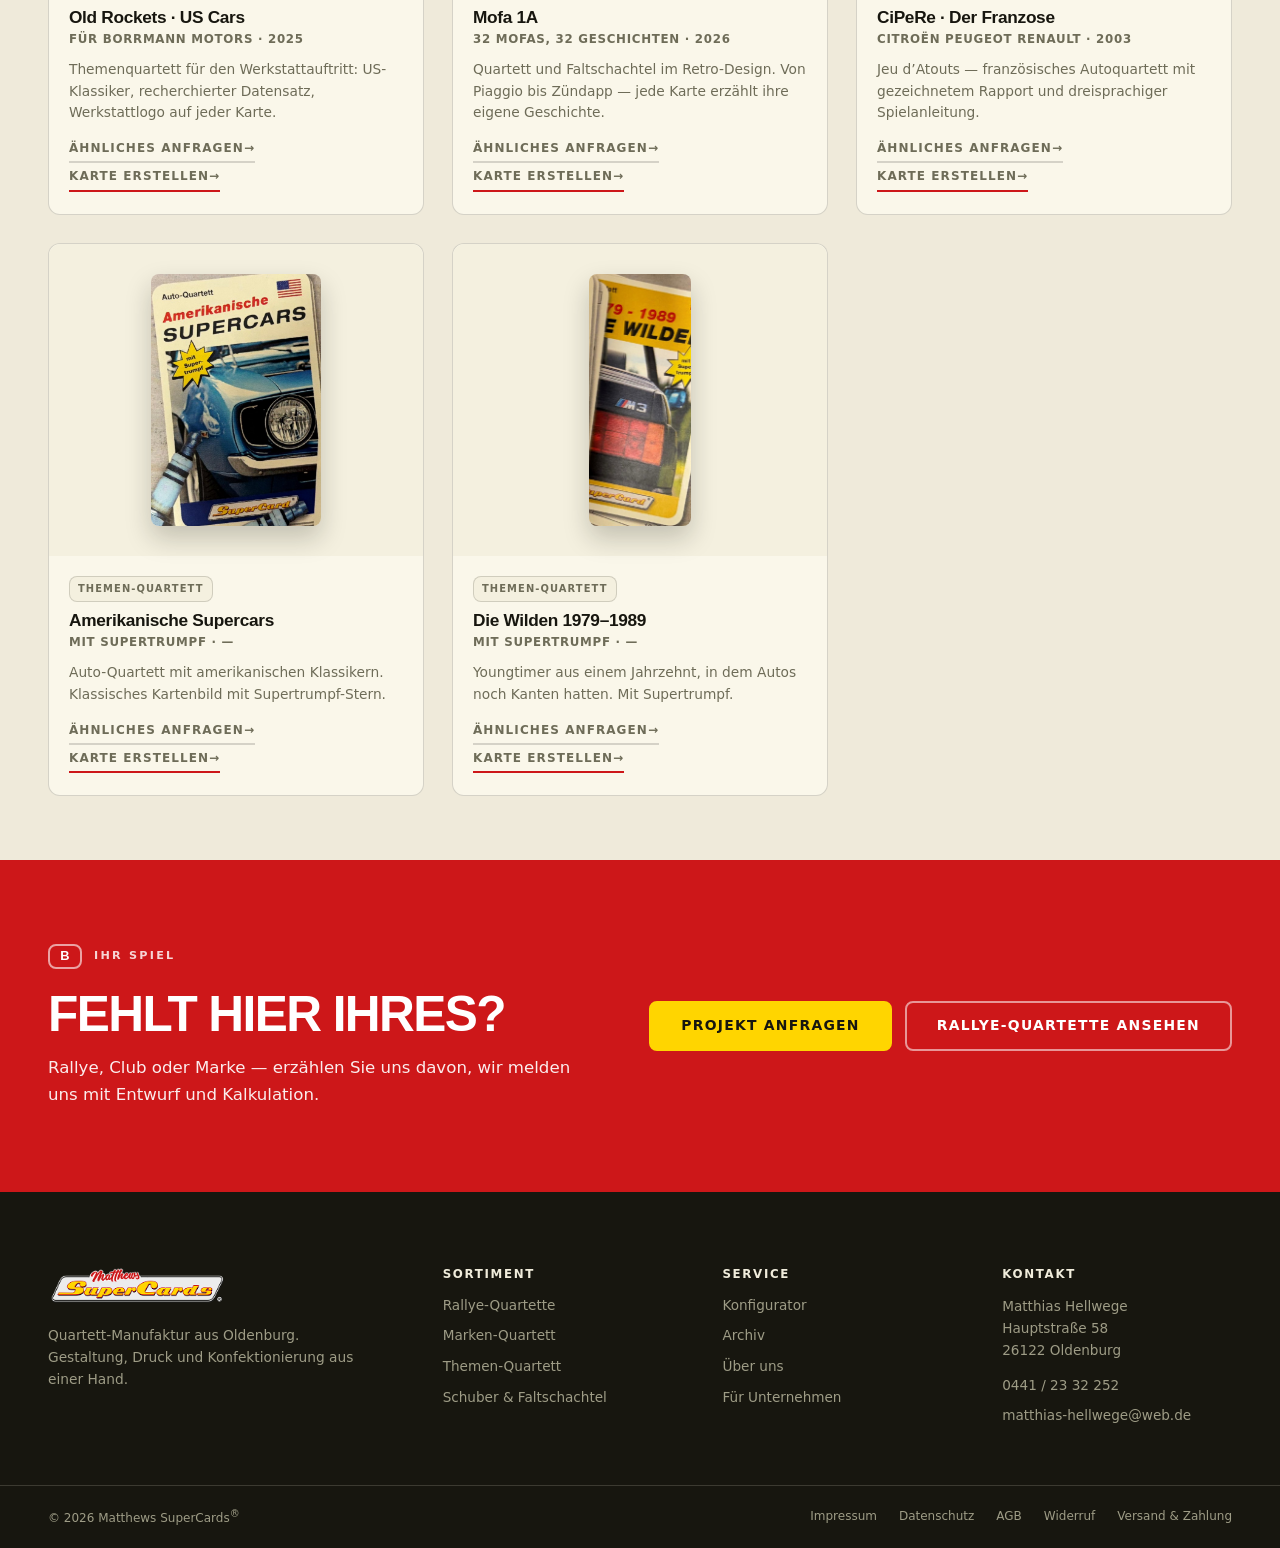
<file: website/archiv.html>
<!doctype html>
<html lang="de">
<head>
<meta charset="utf-8">
<meta name="viewport" content="width=device-width, initial-scale=1">
<title>Archiv — Matthews SuperCards</title>
<meta name="description" content="Alle Quartette von Matthews SuperCards — nach Konfigurator und Art filterbar.">
<link rel="icon" href="assets/img/favicon.svg" type="image/svg+xml">
<meta name="theme-color" content="#17160F">
<meta property="og:type" content="website">
<meta property="og:locale" content="de_DE">
<meta property="og:site_name" content="Matthews SuperCards">
<meta property="og:title" content="Archiv — Matthews SuperCards">
<meta property="og:description" content="Alle Quartette von Matthews SuperCards — nach Konfigurator und Art filterbar.">
<meta property="og:image" content="assets/img/og-image.jpg">
<meta name="twitter:card" content="summary_large_image">
<link rel="stylesheet" href="assets/css/style.css">
</head>
<body>

<a class="skip" href="#inhalt">Zum Inhalt springen</a>

<header class="head" id="head">
  <div class="wrap head__in">
    <a class="head__logo" href="index.html" aria-label="Matthews SuperCards — Startseite">
      <img src="assets/img/logo.png" alt="Matthews SuperCards" width="504" height="101">
    </a>
    <span class="head__claim">Spielkartenmanufaktur&nbsp;Oldenburg</span>
    <!-- NAV:START -->
    <nav class="nav" aria-label="Hauptnavigation">
      <a href="rallyes.html" class="navlink"><svg class="navkarten" viewBox="0 0 26 22" width="22" height="19" aria-hidden="true"><g fill="none" stroke="currentColor" stroke-width="1.6" stroke-linejoin="round"><rect x="3.2" y="5.4" width="9.6" height="14.2" rx="1.6" transform="rotate(-22 8 12.5)"/><rect x="8.4" y="3.2" width="9.6" height="14.6" rx="1.6" transform="rotate(-9 13.2 10.5)"/><rect x="14.6" y="2.2" width="9.6" height="14.8" rx="1.6"/></g></svg>Rallyequartetts</a>
    </nav>
    <!-- NAV:END -->
    <button class="burger" id="burger" aria-expanded="false" aria-controls="mobnav" aria-label="Men&uuml; &ouml;ffnen">
      <span></span><span></span><span></span>
    </button>
  </div>
  <!-- MOBNAV:START -->
  <div class="mobnav" id="mobnav" hidden>
    <a href="rallyes.html" class="navlink"><svg class="navkarten" viewBox="0 0 26 22" width="22" height="19" aria-hidden="true"><g fill="none" stroke="currentColor" stroke-width="1.6" stroke-linejoin="round"><rect x="3.2" y="5.4" width="9.6" height="14.2" rx="1.6" transform="rotate(-22 8 12.5)"/><rect x="8.4" y="3.2" width="9.6" height="14.6" rx="1.6" transform="rotate(-9 13.2 10.5)"/><rect x="14.6" y="2.2" width="9.6" height="14.8" rx="1.6"/></g></svg>Rallyequartetts</a>
  </div>
  <!-- MOBNAV:END -->
</header>

<main id="inhalt">

<section class="sec kopfsec">
  <div class="wrap">
    <p class="tag">Kartenarchiv</p>
    <h1>Alles, was wir gemacht haben</h1>
    <p class="sec__lead">Jedes Quartett, das unsere Werkstatt verlassen hat — Rallye-Spiele
      mit eigenem Konfigurator, Themenquartette und Arbeiten für Marken. Filtern Sie nach
      Konfigurator oder nach Art.</p>
  </div>
</section>

<section class="sec sec--eng">
  <div class="wrap">
    <div class="filter">
      <div class="filter__reihe">
        <span class="filter__titel">Konfigurator</span>
        <div class="filter__knoepfe"><button class="filt is-on" data-f="konf" data-v="alle">Alle</button>
          <button class="filt" data-f="konf" data-v="creme21">Creme 21 <i>1</i></button>
          <button class="filt" data-f="konf" data-v="adac">ADAC Westfalen Classic <i>1</i></button>
          <button class="filt" data-f="konf" data-v="ohne">Ohne Konfigurator <i>6</i></button></div>
      </div>
      <div class="filter__reihe">
        <span class="filter__titel">Art</span>
        <div class="filter__knoepfe"><button class="filt is-on" data-f="art" data-v="alle">Alle</button>
          <button class="filt" data-f="art" data-v="rallye">Rallye-Quartett <i>3</i></button>
          <button class="filt" data-f="art" data-v="thema">Themen-Quartett <i>4</i></button>
          <button class="filt" data-f="art" data-v="marke">Marken-Quartett <i>1</i></button></div>
      </div>
    </div>

    <p class="filter__stand" id="filterstand" role="status">8 Quartette</p>

    <div class="qgrid" id="qgrid">
        <article class="qk2" data-konf="creme21" data-art="rallye">
          <div class="qk2__bild"><img src="assets/img/q-creme21.jpg" alt="Quartett Creme 21 Youngtimer Rallye" loading="lazy"></div>
          <div class="qk2__text">
            <p class="qk2__marken"><span class="qm qm--konf">Konfigurator</span> <span class="qm">Rallye-Quartett</span></p>
            <h3>Creme 21 Youngtimer Rallye</h3>
            <p class="qk2__unter">Jubiläumsausgabe · 25 Jahre · 2026</p>
            <p class="qk2__besch">Teilnehmerquartett der Youngtimer Rallye. Jede Crew gestaltet ihre Karte im eigenen Konfigurator; dazu Schuber und Stanzform im Rallye-Design.</p>
            <a class="qk2__link" href="rallye-creme21.html">Ansehen &amp; bestellen</a>
            <a class="qk2__link qk2__link--bauen" href="https://creme21-spielkartengenerator.visionwerk.agency/?direkt=1" target="_blank" rel="noopener">Karte erstellen</a>
          </div>
        </article>
        <article class="qk2" data-konf="adac" data-art="rallye">
          <div class="qk2__bild"><img src="assets/img/q-adac.jpg" alt="Quartett ADAC Westfalen Classic" loading="lazy"></div>
          <div class="qk2__text">
            <p class="qk2__marken"><span class="qm qm--konf">Konfigurator</span> <span class="qm">Rallye-Quartett</span></p>
            <h3>ADAC Westfalen Classic</h3>
            <p class="qk2__unter">7. Int. ADAC Classic Tour · 2026</p>
            <p class="qk2__besch">Teilnehmerquartett der Westfalen Classic. Gleiches Kartenbild wie Creme 21, übertragen auf Rapport, Logo und Startschild des ADAC.</p>
            <a class="qk2__link" href="rallye-adac.html">Ansehen &amp; bestellen</a>
            <a class="qk2__link qk2__link--bauen" href="https://adac-spielkartengenerator.visionwerk.agency/?direkt=1" target="_blank" rel="noopener">Karte erstellen</a>
          </div>
        </article>
        <article class="qk2" data-konf="ohne" data-art="rallye">
          <div class="qk2__bild"><img src="assets/img/q-belmont.jpg" alt="Quartett Belmot Swiss Classic" loading="lazy"></div>
          <div class="qk2__text">
            <p class="qk2__marken"><span class="qm">Rallye-Quartett</span></p>
            <h3>Belmot Swiss Classic</h3>
            <p class="qk2__unter">World Rallye · 2026</p>
            <p class="qk2__besch">Schuber im Karo-Rapport für die Schweizer Ausfahrt — Gestaltung, Stanzkontur und Konfektionierung.</p>
            <a class="qk2__link qk2__link--leise" href="index.html#unternehmen">Ähnliches anfragen</a>
            <a class="qk2__link qk2__link--bauen" href="https://ralley-spielkartengenerator.visionwerk.agency/?direkt=1" target="_blank" rel="noopener">Karte erstellen</a>
          </div>
        </article>
        <article class="qk2" data-konf="ohne" data-art="marke">
          <div class="qk2__bild"><img src="assets/img/q-oldrockets.jpg" alt="Quartett Old Rockets · US Cars" loading="lazy"></div>
          <div class="qk2__text">
            <p class="qk2__marken"><span class="qm">Marken-Quartett</span></p>
            <h3>Old Rockets · US Cars</h3>
            <p class="qk2__unter">für Borrmann Motors · 2025</p>
            <p class="qk2__besch">Themenquartett für den Werkstattauftritt: US-Klassiker, recherchierter Datensatz, Werkstattlogo auf jeder Karte.</p>
            <a class="qk2__link qk2__link--leise" href="index.html#unternehmen">Ähnliches anfragen</a>
            <a class="qk2__link qk2__link--bauen" href="https://oldtimer-spielkartengenerator.visionwerk.agency/?direkt=1" target="_blank" rel="noopener">Karte erstellen</a>
          </div>
        </article>
        <article class="qk2" data-konf="ohne" data-art="thema">
          <div class="qk2__bild"><img src="assets/img/q-mofa.jpg" alt="Quartett Mofa 1A" loading="lazy"></div>
          <div class="qk2__text">
            <p class="qk2__marken"><span class="qm">Themen-Quartett</span></p>
            <h3>Mofa 1A</h3>
            <p class="qk2__unter">32 Mofas, 32 Geschichten · 2026</p>
            <p class="qk2__besch">Quartett und Faltschachtel im Retro-Design. Von Piaggio bis Zündapp — jede Karte erzählt ihre eigene Geschichte.</p>
            <a class="qk2__link qk2__link--leise" href="index.html#unternehmen">Ähnliches anfragen</a>
            <a class="qk2__link qk2__link--bauen" href="https://mofa-spielkartengenerator.visionwerk.agency/?direkt=1" target="_blank" rel="noopener">Karte erstellen</a>
          </div>
        </article>
        <article class="qk2" data-konf="ohne" data-art="thema">
          <div class="qk2__bild"><img src="assets/img/q-franzose.jpg" alt="Quartett CiPeRe · Der Franzose" loading="lazy"></div>
          <div class="qk2__text">
            <p class="qk2__marken"><span class="qm">Themen-Quartett</span></p>
            <h3>CiPeRe · Der Franzose</h3>
            <p class="qk2__unter">Citroën Peugeot Renault · 2003</p>
            <p class="qk2__besch">Jeu d’Atouts — französisches Autoquartett mit gezeichnetem Rapport und dreisprachiger Spielanleitung.</p>
            <a class="qk2__link qk2__link--leise" href="index.html#unternehmen">Ähnliches anfragen</a>
            <a class="qk2__link qk2__link--bauen" href="https://oldtimer-spielkartengenerator.visionwerk.agency/?direkt=1" target="_blank" rel="noopener">Karte erstellen</a>
          </div>
        </article>
        <article class="qk2" data-konf="ohne" data-art="thema">
          <div class="qk2__bild"><img src="assets/img/q-supercars.jpg" alt="Quartett Amerikanische Supercars" loading="lazy"></div>
          <div class="qk2__text">
            <p class="qk2__marken"><span class="qm">Themen-Quartett</span></p>
            <h3>Amerikanische Supercars</h3>
            <p class="qk2__unter">mit Supertrumpf · —</p>
            <p class="qk2__besch">Auto-Quartett mit amerikanischen Klassikern. Klassisches Kartenbild mit Supertrumpf-Stern.</p>
            <a class="qk2__link qk2__link--leise" href="index.html#unternehmen">Ähnliches anfragen</a>
            <a class="qk2__link qk2__link--bauen" href="https://oldtimer-spielkartengenerator.visionwerk.agency/?direkt=1" target="_blank" rel="noopener">Karte erstellen</a>
          </div>
        </article>
        <article class="qk2" data-konf="ohne" data-art="thema">
          <div class="qk2__bild"><img src="assets/img/q-wilden.jpg" alt="Quartett Die Wilden 1979–1989" loading="lazy"></div>
          <div class="qk2__text">
            <p class="qk2__marken"><span class="qm">Themen-Quartett</span></p>
            <h3>Die Wilden 1979–1989</h3>
            <p class="qk2__unter">mit Supertrumpf · —</p>
            <p class="qk2__besch">Youngtimer aus einem Jahrzehnt, in dem Autos noch Kanten hatten. Mit Supertrumpf.</p>
            <a class="qk2__link qk2__link--leise" href="index.html#unternehmen">Ähnliches anfragen</a>
            <a class="qk2__link qk2__link--bauen" href="https://oldtimer-spielkartengenerator.visionwerk.agency/?direkt=1" target="_blank" rel="noopener">Karte erstellen</a>
          </div>
        </article>
    </div>

    <p class="qleer" id="qleer" hidden>Mit dieser Auswahl liegt nichts im Archiv.
      <button class="filt" data-f="reset" data-v="alle">Filter zurücksetzen</button></p>
  </div>
</section>

<section class="cta">
  <div class="wrap cta__in">
    <div>
      <p class="tag tag--light"><span class="tag__id">B</span> Ihr Spiel</p>
      <h2>Fehlt hier Ihres?</h2>
      <p class="sec__lead sec__lead--light">Rallye, Club oder Marke — erzählen Sie uns davon,
        wir melden uns mit Entwurf und Kalkulation.</p>
    </div>
    <div class="cta__act">
      <a class="btn btn--gelb btn--lg" href="index.html#unternehmen">Projekt anfragen</a>
      <a class="btn btn--line btn--lg" href="rallyes.html">Rallye-Quartette ansehen</a>
    </div>
  </div>
</section>
</main>

<div class="rufleiste" id="rufleiste" hidden>
  <a class="rufleiste__ruf" href="tel:+494412332252">
    <svg viewBox="0 0 24 24" width="17" height="17" aria-hidden="true" fill="currentColor"><path d="M6.6 10.8a15.1 15.1 0 0 0 6.6 6.6l2.2-2.2c.3-.3.7-.4 1-.2 1.2.4 2.4.6 3.6.6.6 0 1 .4 1 1V20c0 .6-.4 1-1 1A17 17 0 0 1 3 4c0-.6.4-1 1-1h3.5c.6 0 1 .4 1 1 0 1.3.2 2.5.6 3.6.1.4 0 .8-.2 1l-2.3 2.2Z"/></svg>
    Anrufen</a>
  <a class="rufleiste__tun" href="rallyes.html">Quartett bestellen</a>
</div>

<footer class="foot">
  <div class="wrap foot__in">
    <div class="foot__brand">
      <img src="assets/img/logo.png" alt="Matthews SuperCards" width="504" height="101">
      <p>Quartett-Manufaktur aus Oldenburg.<br>Gestaltung, Druck und Konfektionierung aus einer Hand.</p>
    </div>
    <nav class="foot__col" aria-label="Sortiment">
      <h4>Sortiment</h4>
      <a href="rallyes.html">Rallye-Quartette</a>
      <a href="index.html#unternehmen">Marken-Quartett</a>
      <a href="archiv.html?art=thema">Themen-Quartett</a>
      <a href="index.html#unternehmen">Schuber &amp; Faltschachtel</a>
    </nav>
    <nav class="foot__col" aria-label="Service">
      <h4>Service</h4>
      <a href="index.html#konfigurator">Konfigurator</a>
      <a href="archiv.html">Archiv</a>
      <a href="index.html#matthias">&Uuml;ber uns</a>
      <a href="index.html#unternehmen">F&uuml;r Unternehmen</a>
    </nav>
    <div class="foot__col">
      <h4>Kontakt</h4>
      <p>Matthias Hellwege<br>Hauptstra&szlig;e 58<br>26122 Oldenburg</p>
      <a href="tel:+494412332252">0441 / 23 32 252</a>
      <a href="mailto:matthias-hellwege@web.de">matthias-hellwege@web.de</a>
    </div>
  </div>
  <div class="wrap foot__legal">
    <p>&copy; <span id="jahr">2026</span> Matthews SuperCards<sup>&reg;</sup></p>
    <nav aria-label="Rechtliches">
      <a href="impressum.html">Impressum</a><a href="datenschutz.html">Datenschutz</a><a href="agb.html">AGB</a><a href="widerruf.html">Widerruf</a><a href="versand.html">Versand &amp; Zahlung</a>
    </nav>
  </div>
</footer>

<script src="assets/js/main.js"></script>
</body>
</html>
</file>
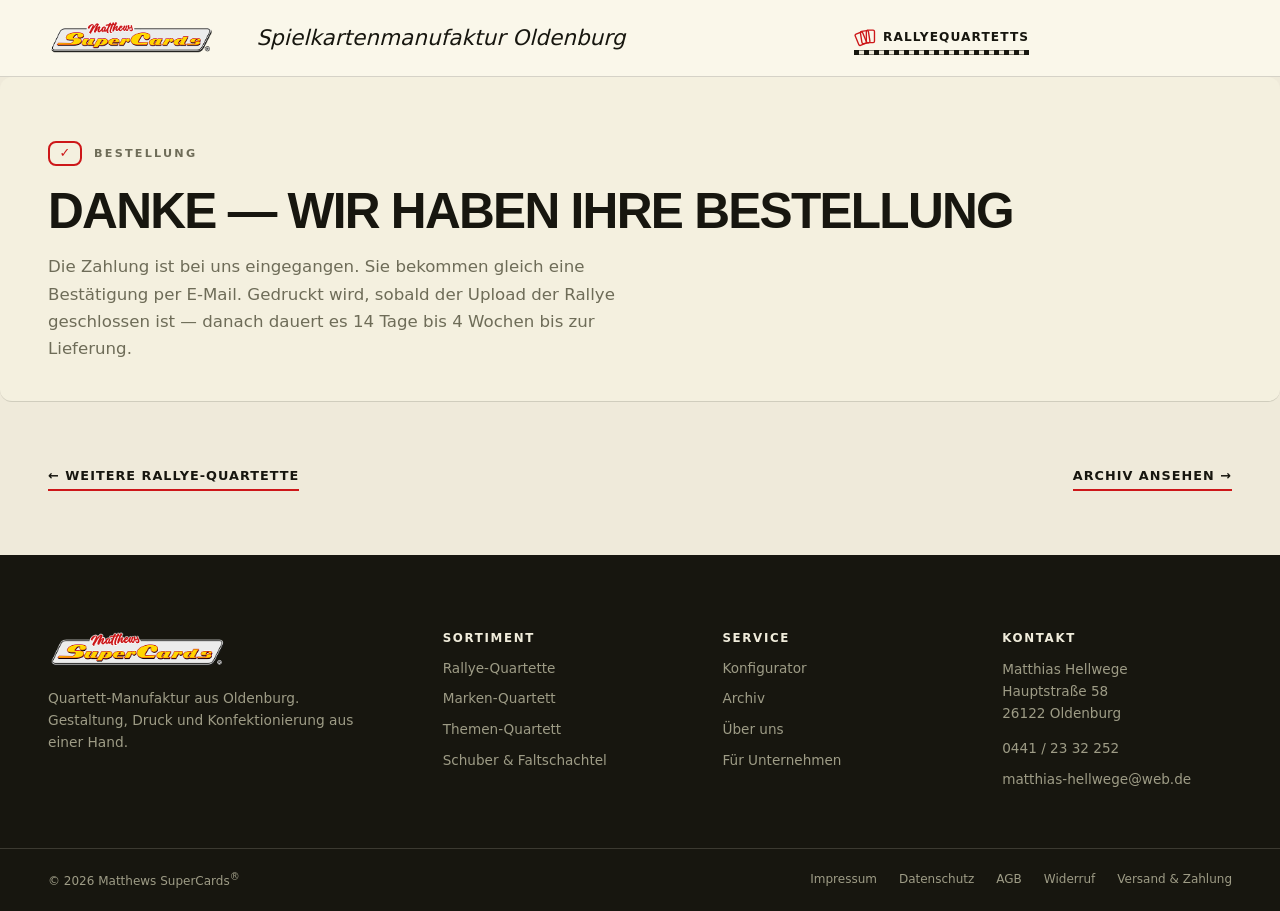
<file: website/danke.html>
<!doctype html>
<html lang="de">
<head>
<meta charset="utf-8">
<meta name="viewport" content="width=device-width, initial-scale=1">
<title>Danke — Matthews SuperCards</title>
<meta name="description" content="Bestellung eingegangen.">
<link rel="icon" href="assets/img/favicon.svg" type="image/svg+xml">
<meta name="theme-color" content="#17160F">
<meta property="og:type" content="website">
<meta property="og:locale" content="de_DE">
<meta property="og:site_name" content="Matthews SuperCards">
<meta property="og:title" content="Danke — Matthews SuperCards">
<meta property="og:description" content="Bestellung eingegangen.">
<meta property="og:image" content="assets/img/og-image.jpg">
<meta name="twitter:card" content="summary_large_image">
<link rel="stylesheet" href="assets/css/style.css">
</head>
<body>

<a class="skip" href="#inhalt">Zum Inhalt springen</a>

<header class="head" id="head">
  <div class="wrap head__in">
    <a class="head__logo" href="index.html" aria-label="Matthews SuperCards — Startseite">
      <img src="assets/img/logo.png" alt="Matthews SuperCards" width="504" height="101">
    </a>
    <span class="head__claim">Spielkartenmanufaktur&nbsp;Oldenburg</span>
    <!-- NAV:START -->
    <nav class="nav" aria-label="Hauptnavigation">
      <a href="rallyes.html" class="navlink is-cur"><svg class="navkarten" viewBox="0 0 26 22" width="22" height="19" aria-hidden="true"><g fill="none" stroke="currentColor" stroke-width="1.6" stroke-linejoin="round"><rect x="3.2" y="5.4" width="9.6" height="14.2" rx="1.6" transform="rotate(-22 8 12.5)"/><rect x="8.4" y="3.2" width="9.6" height="14.6" rx="1.6" transform="rotate(-9 13.2 10.5)"/><rect x="14.6" y="2.2" width="9.6" height="14.8" rx="1.6"/></g></svg>Rallyequartetts</a>
    </nav>
    <!-- NAV:END -->
    <button class="burger" id="burger" aria-expanded="false" aria-controls="mobnav" aria-label="Men&uuml; &ouml;ffnen">
      <span></span><span></span><span></span>
    </button>
  </div>
  <!-- MOBNAV:START -->
  <div class="mobnav" id="mobnav" hidden>
    <a href="rallyes.html" class="navlink is-cur"><svg class="navkarten" viewBox="0 0 26 22" width="22" height="19" aria-hidden="true"><g fill="none" stroke="currentColor" stroke-width="1.6" stroke-linejoin="round"><rect x="3.2" y="5.4" width="9.6" height="14.2" rx="1.6" transform="rotate(-22 8 12.5)"/><rect x="8.4" y="3.2" width="9.6" height="14.6" rx="1.6" transform="rotate(-9 13.2 10.5)"/><rect x="14.6" y="2.2" width="9.6" height="14.8" rx="1.6"/></g></svg>Rallyequartetts</a>
  </div>
  <!-- MOBNAV:END -->
</header>

<main id="inhalt">

<section class="sec kopfsec">
  <div class="wrap">
    <p class="tag"><span class="tag__id">&#10003;</span> Bestellung</p>
    <h1>Danke &mdash; wir haben Ihre Bestellung</h1>
    <p class="sec__lead">Die Zahlung ist bei uns eingegangen. Sie bekommen gleich eine
      Best&auml;tigung per E-Mail. Gedruckt wird, sobald der Upload der Rallye
      geschlossen ist &mdash; danach dauert es 14&nbsp;Tage bis 4&nbsp;Wochen bis zur
      Lieferung.</p>
  </div>
</section>

<section class="sec sec--eng">
  <div class="wrap">
    <p class="bestell__status" id="sitzungsnummer" hidden></p>
    <p class="weiter"><a href="rallyes.html">&larr; Weitere Rallye-Quartette</a>
      <a href="archiv.html">Archiv ansehen &rarr;</a></p>
  </div>
</section>
</main>

<div class="rufleiste" id="rufleiste" hidden>
  <a class="rufleiste__ruf" href="tel:+494412332252">
    <svg viewBox="0 0 24 24" width="17" height="17" aria-hidden="true" fill="currentColor"><path d="M6.6 10.8a15.1 15.1 0 0 0 6.6 6.6l2.2-2.2c.3-.3.7-.4 1-.2 1.2.4 2.4.6 3.6.6.6 0 1 .4 1 1V20c0 .6-.4 1-1 1A17 17 0 0 1 3 4c0-.6.4-1 1-1h3.5c.6 0 1 .4 1 1 0 1.3.2 2.5.6 3.6.1.4 0 .8-.2 1l-2.3 2.2Z"/></svg>
    Anrufen</a>
  <a class="rufleiste__tun" href="rallyes.html">Quartett bestellen</a>
</div>

<footer class="foot">
  <div class="wrap foot__in">
    <div class="foot__brand">
      <img src="assets/img/logo.png" alt="Matthews SuperCards" width="504" height="101">
      <p>Quartett-Manufaktur aus Oldenburg.<br>Gestaltung, Druck und Konfektionierung aus einer Hand.</p>
    </div>
    <nav class="foot__col" aria-label="Sortiment">
      <h4>Sortiment</h4>
      <a href="rallyes.html">Rallye-Quartette</a>
      <a href="index.html#unternehmen">Marken-Quartett</a>
      <a href="archiv.html?art=thema">Themen-Quartett</a>
      <a href="index.html#unternehmen">Schuber &amp; Faltschachtel</a>
    </nav>
    <nav class="foot__col" aria-label="Service">
      <h4>Service</h4>
      <a href="index.html#konfigurator">Konfigurator</a>
      <a href="archiv.html">Archiv</a>
      <a href="index.html#matthias">&Uuml;ber uns</a>
      <a href="index.html#unternehmen">F&uuml;r Unternehmen</a>
    </nav>
    <div class="foot__col">
      <h4>Kontakt</h4>
      <p>Matthias Hellwege<br>Hauptstra&szlig;e 58<br>26122 Oldenburg</p>
      <a href="tel:+494412332252">0441 / 23 32 252</a>
      <a href="mailto:matthias-hellwege@web.de">matthias-hellwege@web.de</a>
    </div>
  </div>
  <div class="wrap foot__legal">
    <p>&copy; <span id="jahr">2026</span> Matthews SuperCards<sup>&reg;</sup></p>
    <nav aria-label="Rechtliches">
      <a href="impressum.html">Impressum</a><a href="datenschutz.html">Datenschutz</a><a href="agb.html">AGB</a><a href="widerruf.html">Widerruf</a><a href="versand.html">Versand &amp; Zahlung</a>
    </nav>
  </div>
</footer>

<script src="assets/js/main.js"></script>
</body>
</html>
</file>
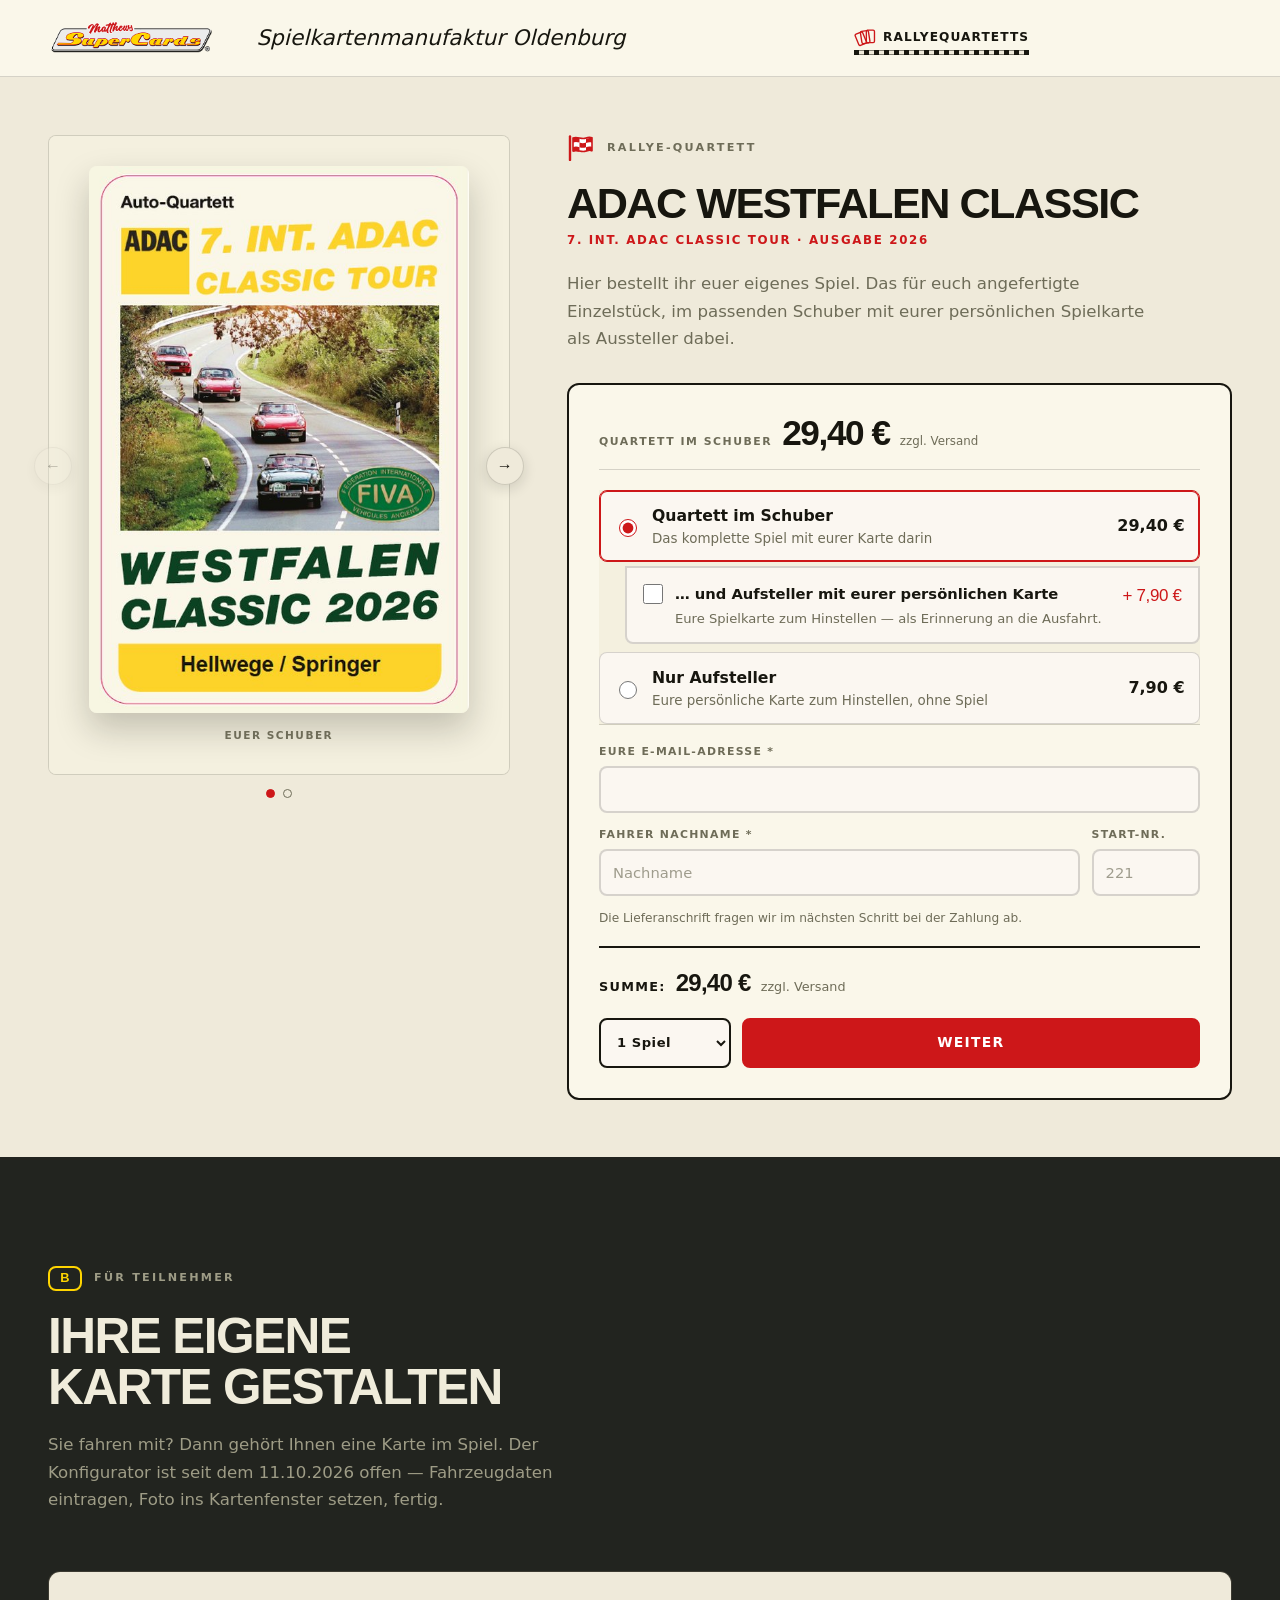
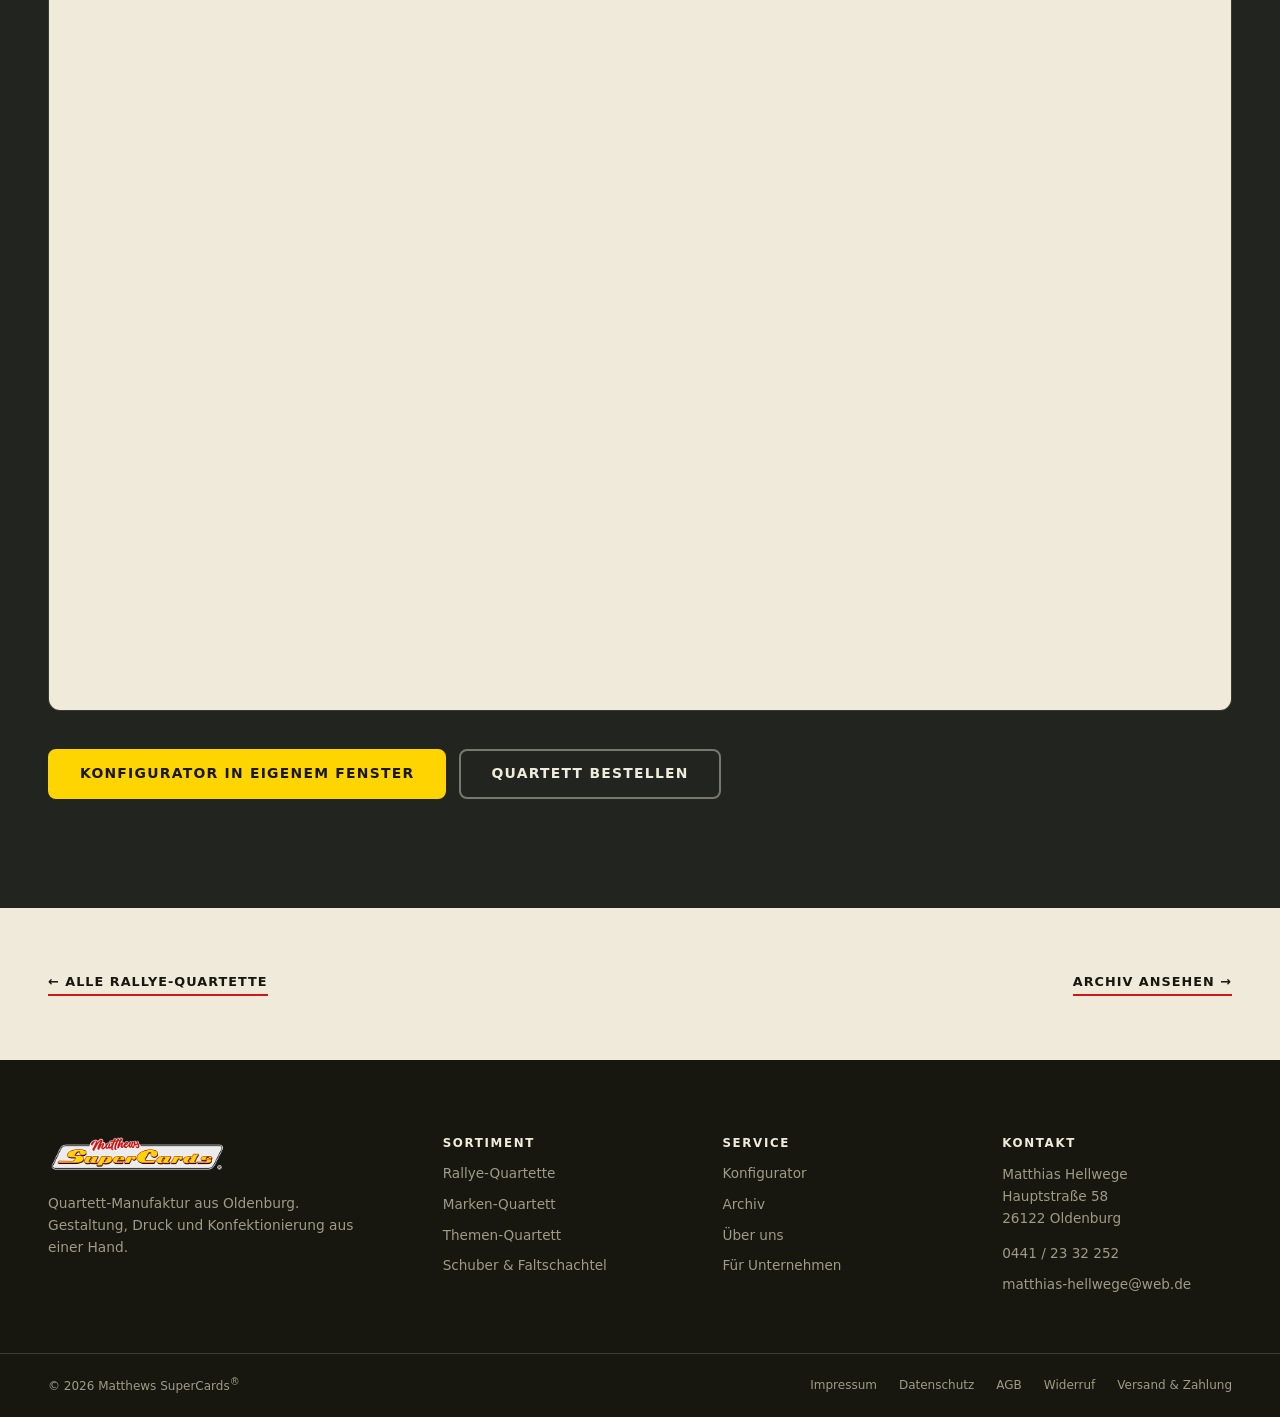
<file: website/rallye-adac.html>
<!doctype html>
<html lang="de">
<head>
<meta charset="utf-8">
<meta name="viewport" content="width=device-width, initial-scale=1">
<title>ADAC Westfalen Classic 2026 — Matthews SuperCards</title>
<meta name="description" content="Quartett zur ADAC Westfalen Classic 2026 — im Konfigurator gestalten oder fertig bestellen.">
<link rel="icon" href="assets/img/favicon.svg" type="image/svg+xml">
<meta name="theme-color" content="#17160F">
<meta property="og:type" content="website">
<meta property="og:locale" content="de_DE">
<meta property="og:site_name" content="Matthews SuperCards">
<meta property="og:title" content="ADAC Westfalen Classic 2026 — Matthews SuperCards">
<meta property="og:description" content="Quartett zur ADAC Westfalen Classic 2026 — im Konfigurator gestalten oder fertig bestellen.">
<meta property="og:image" content="assets/img/og-image.jpg">
<meta name="twitter:card" content="summary_large_image">
<link rel="stylesheet" href="assets/css/style.css">
</head>
<body>

<a class="skip" href="#inhalt">Zum Inhalt springen</a>

<header class="head" id="head">
  <div class="wrap head__in">
    <a class="head__logo" href="index.html" aria-label="Matthews SuperCards — Startseite">
      <img src="assets/img/logo.png" alt="Matthews SuperCards" width="504" height="101">
    </a>
    <span class="head__claim">Spielkartenmanufaktur&nbsp;Oldenburg</span>
    <!-- NAV:START -->
    <nav class="nav" aria-label="Hauptnavigation">
      <a href="rallyes.html" class="navlink is-cur"><svg class="navkarten" viewBox="0 0 26 22" width="22" height="19" aria-hidden="true"><g fill="none" stroke="currentColor" stroke-width="1.6" stroke-linejoin="round"><rect x="3.2" y="5.4" width="9.6" height="14.2" rx="1.6" transform="rotate(-22 8 12.5)"/><rect x="8.4" y="3.2" width="9.6" height="14.6" rx="1.6" transform="rotate(-9 13.2 10.5)"/><rect x="14.6" y="2.2" width="9.6" height="14.8" rx="1.6"/></g></svg>Rallyequartetts</a>
    </nav>
    <!-- NAV:END -->
    <button class="burger" id="burger" aria-expanded="false" aria-controls="mobnav" aria-label="Men&uuml; &ouml;ffnen">
      <span></span><span></span><span></span>
    </button>
  </div>
  <!-- MOBNAV:START -->
  <div class="mobnav" id="mobnav" hidden>
    <a href="rallyes.html" class="navlink is-cur"><svg class="navkarten" viewBox="0 0 26 22" width="22" height="19" aria-hidden="true"><g fill="none" stroke="currentColor" stroke-width="1.6" stroke-linejoin="round"><rect x="3.2" y="5.4" width="9.6" height="14.2" rx="1.6" transform="rotate(-22 8 12.5)"/><rect x="8.4" y="3.2" width="9.6" height="14.6" rx="1.6" transform="rotate(-9 13.2 10.5)"/><rect x="14.6" y="2.2" width="9.6" height="14.8" rx="1.6"/></g></svg>Rallyequartetts</a>
  </div>
  <!-- MOBNAV:END -->
</header>

<main id="inhalt">

<section class="sec produkt" id="bestellen">
  <div class="wrap produkt__in">

    <div class="pkar" id="pkar">
      <div class="pkar__spur" id="pkarspur">
        <figure class="pkar__bild">
          <img src="assets/img/q-adac.jpg" alt="Quartettkarte ADAC Westfalen Classic" width="560" height="850">
          <figcaption>Euer Schuber</figcaption>
        </figure>
        <figure class="pkar__bild pkar__bild--karte">
          <img src="assets/img/q-adac.jpg" alt="Spielkarte der ADAC Westfalen Classic"
               width="560" height="851" loading="lazy">
          <figcaption>Eure Spielkarte</figcaption>
        </figure>
      </div>
      <button type="button" class="pkar__pfeil pkar__pfeil--zur" id="pkarzur"
              aria-label="Vorheriges Bild">&larr;</button>
      <button type="button" class="pkar__pfeil pkar__pfeil--vor" id="pkarvor"
              aria-label="N&auml;chstes Bild">&rarr;</button>
      <div class="pkar__punkte" id="pkarpunkte" role="tablist"
           aria-label="Bilder"></div>
    </div>

    <div class="produkt__text">
      <p class="tag tag--flagge">
        <span class="zielflagge" aria-hidden="true">
          <svg viewBox="0 0 30 26" width="30" height="26" fill="none">
            <path d="M3 1.5v23.5" stroke="currentColor" stroke-width="2.4" stroke-linecap="round"/>
            <path d="M6 3c4.5-2 8.5 2 13 0 2.2-1 4.2-1 6-.3v13c-1.8-.7-3.8-.7-6 .3-4.5 2-8.5-2-13 0V3Z"
                  fill="#fff" stroke="currentColor" stroke-width="1.6" stroke-linejoin="round"/>
            <path d="M6 3c2.3-1 4.4-.6 6.5 0v4.6c-2.1-.6-4.2-1-6.5 0V3Zm13 .6c2-.6 4-.9 6-.3v4.4c-2-.6-4-.4-6 .3V3.6Z"
                  fill="currentColor"/>
            <path d="M12.5 7.6c2.2.7 4.4.7 6.5 0v4.6c-2.1.7-4.3.7-6.5 0V7.6ZM6 12.2c2.3-1 4.4-.6 6.5 0v4.6c-2.1-.6-4.2-1-6.5 0v-4.6Zm13 0c2-.7 4-.9 6-.3v4.4c-2-.6-4-.4-6 .3v-4.4Z"
                  fill="currentColor"/>
          </svg>
        </span>
        Rallye-Quartett
      </p>
      <h1>ADAC Westfalen Classic</h1>
      <p class="produkt__unter">7. Int. ADAC Classic Tour &middot; Ausgabe 2026</p>
      <p class="sec__lead">Hier bestellt ihr euer eigenes Spiel. Das f&uuml;r euch angefertigte Einzelst&uuml;ck, im passenden Schuber mit eurer pers&ouml;nlichen Spielkarte als Aussteller dabei.</p>

      <form class="bestell" id="bestellform" data-preis="29.40"
            data-aufsteller="7.90" data-solo="7.90" data-artikel="adac">
        <div class="bestell__preis">
          <span class="bestell__ab" id="preistitel">Quartett im Schuber</span>
          <b class="bestell__zahl" id="preis">29,40&nbsp;&euro;</b>
          <span class="bestell__hinweis">zzgl. Versand</span>
        </div>

        <div class="wahl" id="produktwahl">
          <label class="wahl__o">
            <input type="radio" name="produkt" value="quartett" checked>
            <span class="wahl__t"><b>Quartett im Schuber</b>
              <i>Das komplette Spiel mit eurer Karte darin</i></span>
            <span class="wahl__p">29,40&nbsp;&euro;</span>
          </label>
          <label class="zusatz" id="zusatzblock">
            <input type="checkbox" id="aufsteller" name="aufsteller" value="1">
            <span class="zusatz__text">
              <b>&hellip; und Aufsteller mit eurer pers&ouml;nlichen Karte</b>
              <span>Eure Spielkarte zum Hinstellen &mdash; als Erinnerung an die Ausfahrt.</span>
            </span>
            <span class="zusatz__preis">+&nbsp;7,90&nbsp;&euro;</span>
          </label>
          <label class="wahl__o">
            <input type="radio" name="produkt" value="aufsteller">
            <span class="wahl__t"><b>Nur Aufsteller</b>
              <i>Eure pers&ouml;nliche Karte zum Hinstellen, ohne Spiel</i></span>
            <span class="wahl__p">7,90&nbsp;&euro;</span>
          </label>
        </div>

        <div class="bestell__reihe">
          <label class="vfeld">
            <span>Eure E-Mail-Adresse *</span>
            <input type="text" name="email" maxlength="80" inputmode="email">
          </label>
        </div>
        <div class="bestell__reihe">
          <label class="vfeld">
            <span>Fahrer Nachname *</span>
            <input type="text" name="name" maxlength="60" placeholder="Nachname">
          </label>
          <label class="vfeld vfeld--kurz">
            <span>Start-Nr.</span>
            <input type="text" name="startnr" maxlength="3" inputmode="numeric" placeholder="221">
          </label>
        </div>
        <p class="bestell__klein bestell__klein--oben">Die Lieferanschrift fragen wir im
          n&auml;chsten Schritt bei der Zahlung ab.</p>

        <p class="bestell__summe">Summe: <b id="summe">29,40&nbsp;&euro;</b>
          <span id="summehinweis">zzgl. Versand</span></p>

        <div class="bestell__buchen">
          <label class="vfeld vfeld--menge">
            <span class="sr">Menge</span>
            <select id="menge" name="menge">
              <option value="1" selected>1&nbsp;Spiel</option>
              <option value="2">2&nbsp;Spiele</option>
              <option value="3">3&nbsp;Spiele</option>
              <option value="4">4&nbsp;Spiele</option>
              <option value="5">5&nbsp;Spiele</option>
              <option value="6">6&nbsp;Spiele</option>
              <option value="7">7&nbsp;Spiele</option>
              <option value="8">8&nbsp;Spiele</option>
              <option value="9">9&nbsp;Spiele</option>
              <option value="10">10&nbsp;Spiele</option>
            </select>
          </label>
          <button type="button" class="btn btn--marke btn--lg" id="weiter">Weiter</button>
        </div>

        <!-- Vorschau: erscheint nach "Weiter" -->
        <div class="vorschau2" id="vorschau2" hidden>
          <p class="vorschau2__titel">So wird euer Spiel</p>
          <div class="vorschau2__karten">
            <figure id="vs-schuber">
              <img src="assets/img/q-adac.jpg" alt="Schuber">
              <figcaption>Quartett im Schuber</figcaption>
            </figure>
            <figure class="vorschau2__pers" id="vs-pers">
              <img src="assets/img/q-adac.jpg" alt="Eure Spielkarte">
              <span class="vorschau2__band"><b id="vs-nr">&mdash;</b><i id="vs-name">Nachname</i></span>
              <figcaption>Eure pers&ouml;nliche Karte</figcaption>
            </figure>
            <figure id="vs-aufsteller" hidden>
              <img src="assets/img/q-adac.jpg" alt="Aufsteller">
              <figcaption>Aufsteller</figcaption>
            </figure>
          </div>
          <p class="vorschau2__summe">Gesamt: <b id="vs-summe">&mdash;</b> <span>zzgl. Versand</span></p>
          <div class="vorschau2__act">
            <button type="button" class="btn btn--ghost" id="zurueck2">&larr; &Auml;ndern</button>
            <button type="submit" class="btn btn--marke btn--lg">Verbindlich bestellen</button>
          </div>
        </div>

        <!-- Zahlungsblock von Stripe, eingebettet auf dieser Seite -->
        <div class="zahlung" id="zahlung" hidden>
          <div class="zahlung__kopf">
            <button type="button" class="btn btn--ghost" id="zurueck3">&larr; Zur&uuml;ck</button>
            <span>Zahlung</span>
          </div>
          <div id="stripe-block"></div>
        </div>

        <p class="bestell__status" id="bestellstatus" hidden></p>
      </form>
    </div>
  </div>
</section>

<section class="sec sec--dark" id="einreichen">
  <div class="wrap">
    <header class="sec__head sec__head--light">
      <p class="tag tag--light"><span class="tag__id">B</span> F&uuml;r Teilnehmer</p>
      <h2>Ihre eigene Karte gestalten</h2>
      <p class="sec__lead sec__lead--light">Sie fahren mit? Dann geh&ouml;rt Ihnen eine Karte im
        Spiel. Der Konfigurator ist seit dem 11.10.2026 offen — Fahrzeugdaten eintragen,
        Foto ins Kartenfenster setzen, fertig.</p>
    </header>

    <div class="konf__frames">
      <div class="konf__panel is-on">
        <div class="konf__screen" data-src="https://adac-spielkartengenerator.visionwerk.agency/">
          <noscript><a href="https://adac-spielkartengenerator.visionwerk.agency/">Konfigurator ADAC Westfalen Classic &ouml;ffnen</a></noscript>
        </div>
      </div>
    </div>
    <div class="konf__act">
      <a class="btn btn--gelb btn--lg" href="https://adac-spielkartengenerator.visionwerk.agency/?direkt=1" target="_blank"
         rel="noopener">Konfigurator in eigenem Fenster</a>
      <a class="btn btn--line btn--lg" href="#bestellen">Quartett bestellen</a>
    </div>
  </div>
</section>

<section class="sec sec--eng">
  <div class="wrap">
    <p class="weiter"><a href="rallyes.html">&larr; Alle Rallye-Quartette</a>
      <a href="archiv.html">Archiv ansehen &rarr;</a></p>
  </div>
</section>
</main>

<div class="rufleiste" id="rufleiste" hidden>
  <a class="rufleiste__ruf" href="tel:+494412332252">
    <svg viewBox="0 0 24 24" width="17" height="17" aria-hidden="true" fill="currentColor"><path d="M6.6 10.8a15.1 15.1 0 0 0 6.6 6.6l2.2-2.2c.3-.3.7-.4 1-.2 1.2.4 2.4.6 3.6.6.6 0 1 .4 1 1V20c0 .6-.4 1-1 1A17 17 0 0 1 3 4c0-.6.4-1 1-1h3.5c.6 0 1 .4 1 1 0 1.3.2 2.5.6 3.6.1.4 0 .8-.2 1l-2.3 2.2Z"/></svg>
    Anrufen</a>
  <a class="rufleiste__tun" href="rallyes.html">Quartett bestellen</a>
</div>

<footer class="foot">
  <div class="wrap foot__in">
    <div class="foot__brand">
      <img src="assets/img/logo.png" alt="Matthews SuperCards" width="504" height="101">
      <p>Quartett-Manufaktur aus Oldenburg.<br>Gestaltung, Druck und Konfektionierung aus einer Hand.</p>
    </div>
    <nav class="foot__col" aria-label="Sortiment">
      <h4>Sortiment</h4>
      <a href="rallyes.html">Rallye-Quartette</a>
      <a href="index.html#unternehmen">Marken-Quartett</a>
      <a href="archiv.html?art=thema">Themen-Quartett</a>
      <a href="index.html#unternehmen">Schuber &amp; Faltschachtel</a>
    </nav>
    <nav class="foot__col" aria-label="Service">
      <h4>Service</h4>
      <a href="index.html#konfigurator">Konfigurator</a>
      <a href="archiv.html">Archiv</a>
      <a href="index.html#matthias">&Uuml;ber uns</a>
      <a href="index.html#unternehmen">F&uuml;r Unternehmen</a>
    </nav>
    <div class="foot__col">
      <h4>Kontakt</h4>
      <p>Matthias Hellwege<br>Hauptstra&szlig;e 58<br>26122 Oldenburg</p>
      <a href="tel:+494412332252">0441 / 23 32 252</a>
      <a href="mailto:matthias-hellwege@web.de">matthias-hellwege@web.de</a>
    </div>
  </div>
  <div class="wrap foot__legal">
    <p>&copy; <span id="jahr">2026</span> Matthews SuperCards<sup>&reg;</sup></p>
    <nav aria-label="Rechtliches">
      <a href="impressum.html">Impressum</a><a href="datenschutz.html">Datenschutz</a><a href="agb.html">AGB</a><a href="widerruf.html">Widerruf</a><a href="versand.html">Versand &amp; Zahlung</a>
    </nav>
  </div>
</footer>

<script src="https://js.stripe.com/v3/"></script>
<script src="assets/js/main.js"></script>
</body>
</html>
</file>
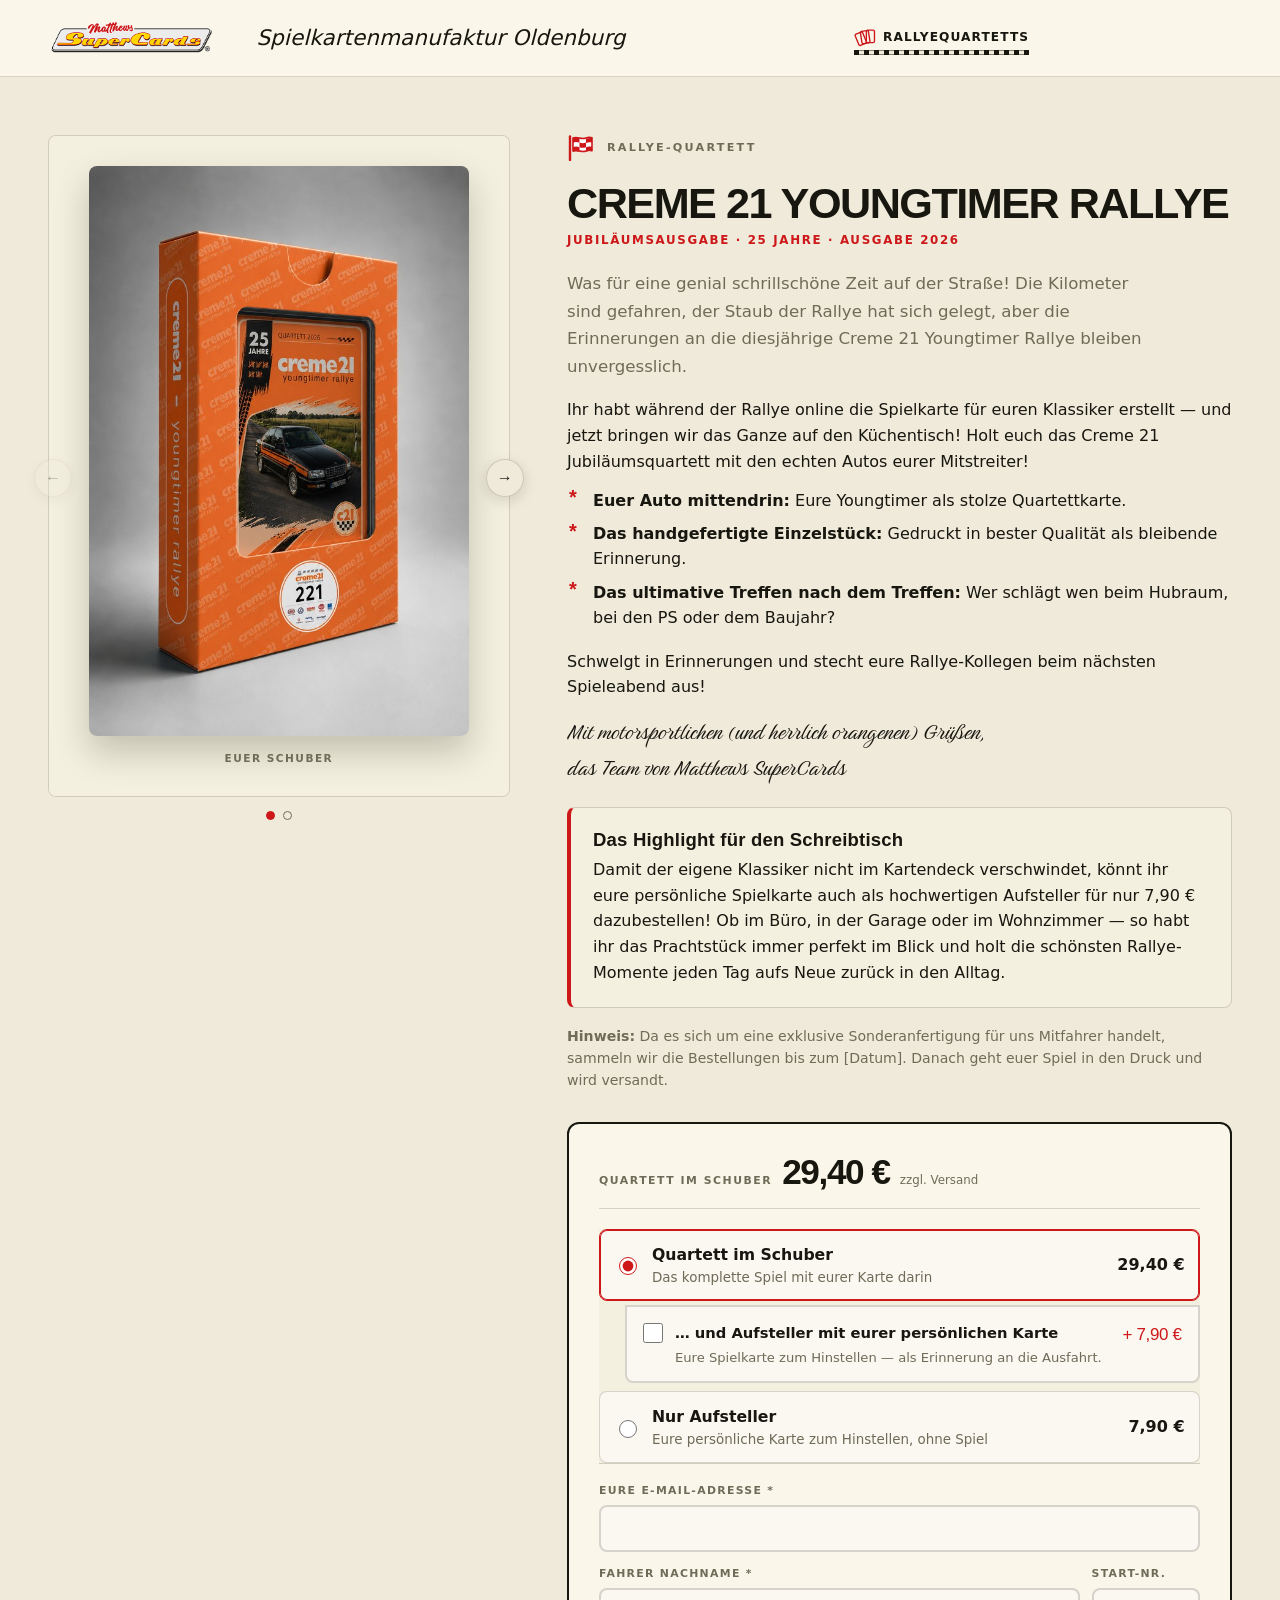
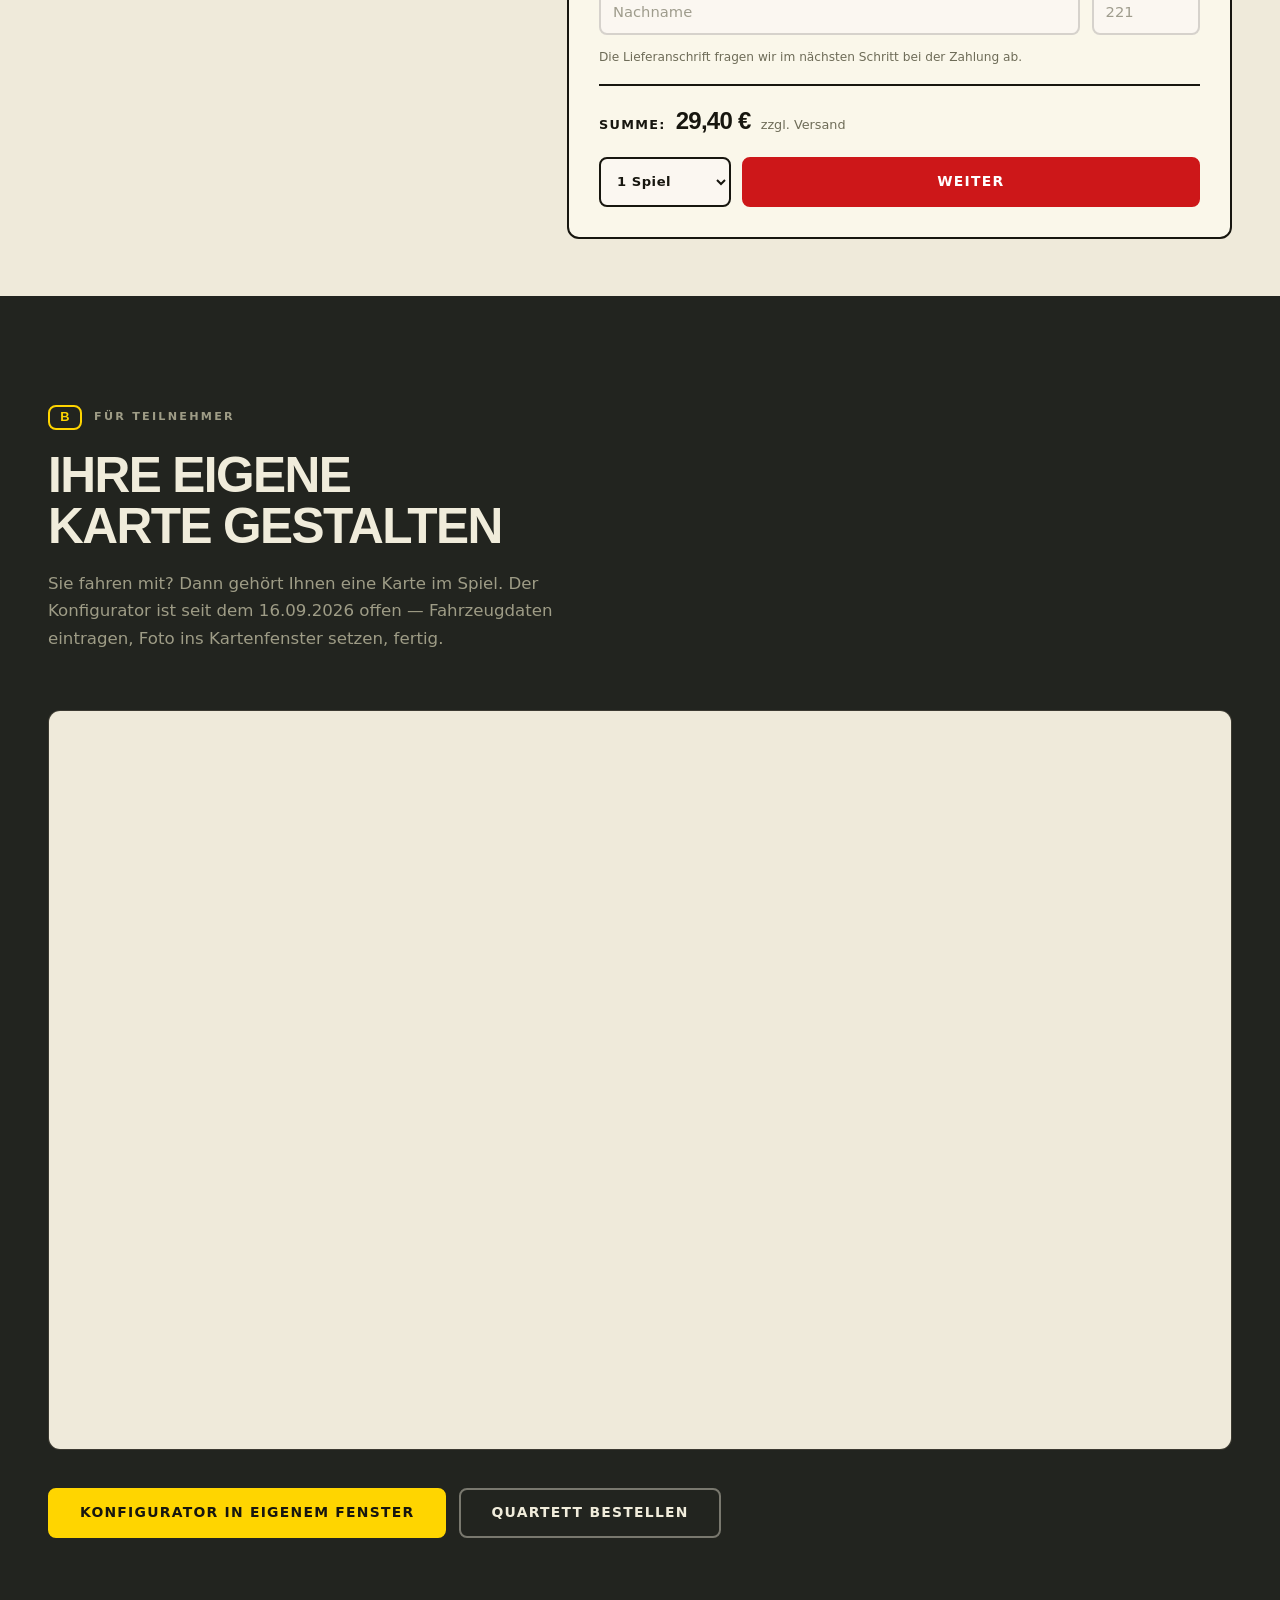
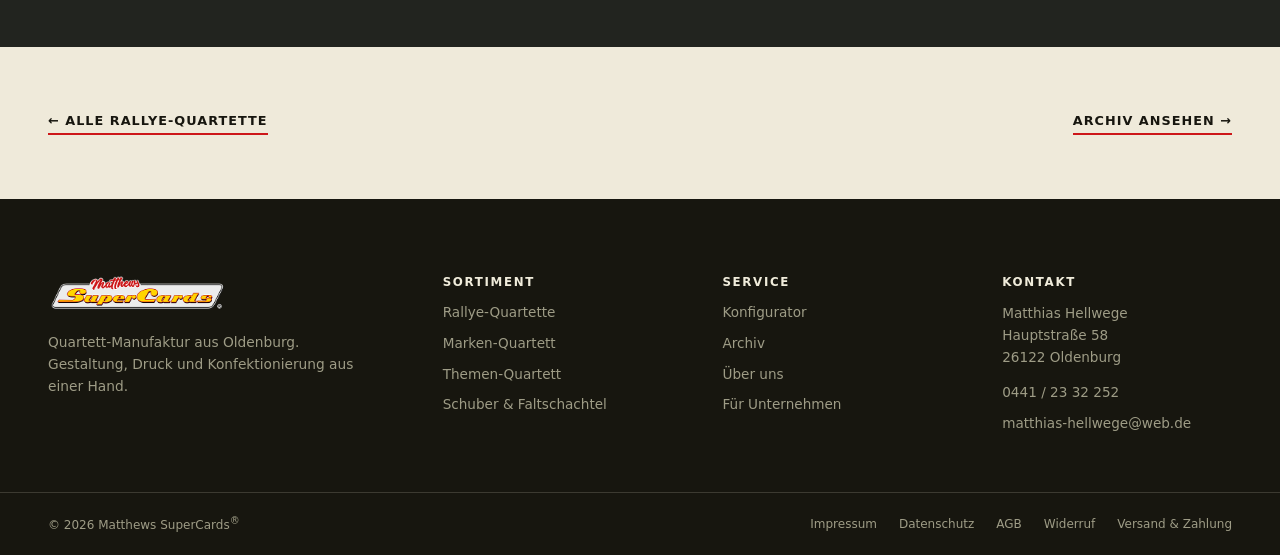
<file: website/rallye-creme21.html>
<!doctype html>
<html lang="de">
<head>
<meta charset="utf-8">
<meta name="viewport" content="width=device-width, initial-scale=1">
<title>Creme 21 Youngtimer Rallye 2026 — Matthews SuperCards</title>
<meta name="description" content="Quartett zur Creme 21 Youngtimer Rallye 2026 — im Konfigurator gestalten oder fertig bestellen.">
<link rel="icon" href="assets/img/favicon.svg" type="image/svg+xml">
<meta name="theme-color" content="#17160F">
<meta property="og:type" content="website">
<meta property="og:locale" content="de_DE">
<meta property="og:site_name" content="Matthews SuperCards">
<meta property="og:title" content="Creme 21 Youngtimer Rallye 2026 — Matthews SuperCards">
<meta property="og:description" content="Quartett zur Creme 21 Youngtimer Rallye 2026 — im Konfigurator gestalten oder fertig bestellen.">
<meta property="og:image" content="assets/img/og-image.jpg">
<meta name="twitter:card" content="summary_large_image">
<link rel="stylesheet" href="assets/css/style.css">
</head>
<body>

<a class="skip" href="#inhalt">Zum Inhalt springen</a>

<header class="head" id="head">
  <div class="wrap head__in">
    <a class="head__logo" href="index.html" aria-label="Matthews SuperCards — Startseite">
      <img src="assets/img/logo.png" alt="Matthews SuperCards" width="504" height="101">
    </a>
    <span class="head__claim">Spielkartenmanufaktur&nbsp;Oldenburg</span>
    <!-- NAV:START -->
    <nav class="nav" aria-label="Hauptnavigation">
      <a href="rallyes.html" class="navlink is-cur"><svg class="navkarten" viewBox="0 0 26 22" width="22" height="19" aria-hidden="true"><g fill="none" stroke="currentColor" stroke-width="1.6" stroke-linejoin="round"><rect x="3.2" y="5.4" width="9.6" height="14.2" rx="1.6" transform="rotate(-22 8 12.5)"/><rect x="8.4" y="3.2" width="9.6" height="14.6" rx="1.6" transform="rotate(-9 13.2 10.5)"/><rect x="14.6" y="2.2" width="9.6" height="14.8" rx="1.6"/></g></svg>Rallyequartetts</a>
    </nav>
    <!-- NAV:END -->
    <button class="burger" id="burger" aria-expanded="false" aria-controls="mobnav" aria-label="Men&uuml; &ouml;ffnen">
      <span></span><span></span><span></span>
    </button>
  </div>
  <!-- MOBNAV:START -->
  <div class="mobnav" id="mobnav" hidden>
    <a href="rallyes.html" class="navlink is-cur"><svg class="navkarten" viewBox="0 0 26 22" width="22" height="19" aria-hidden="true"><g fill="none" stroke="currentColor" stroke-width="1.6" stroke-linejoin="round"><rect x="3.2" y="5.4" width="9.6" height="14.2" rx="1.6" transform="rotate(-22 8 12.5)"/><rect x="8.4" y="3.2" width="9.6" height="14.6" rx="1.6" transform="rotate(-9 13.2 10.5)"/><rect x="14.6" y="2.2" width="9.6" height="14.8" rx="1.6"/></g></svg>Rallyequartetts</a>
  </div>
  <!-- MOBNAV:END -->
</header>

<main id="inhalt">

<section class="sec produkt" id="bestellen">
  <div class="wrap produkt__in">

    <div class="pkar" id="pkar">
      <div class="pkar__spur" id="pkarspur">
        <figure class="pkar__bild">
          <img src="assets/img/q-creme21.jpg" alt="Quartettkarte Creme 21 Youngtimer Rallye" width="560" height="850">
          <figcaption>Euer Schuber</figcaption>
        </figure>
        <figure class="pkar__bild pkar__bild--karte">
          <img src="assets/img/karte-creme21.png" alt="Spielkarte der Creme 21"
               width="560" height="851" loading="lazy">
          <figcaption>Eure Spielkarte</figcaption>
        </figure>
      </div>
      <button type="button" class="pkar__pfeil pkar__pfeil--zur" id="pkarzur"
              aria-label="Vorheriges Bild">&larr;</button>
      <button type="button" class="pkar__pfeil pkar__pfeil--vor" id="pkarvor"
              aria-label="N&auml;chstes Bild">&rarr;</button>
      <div class="pkar__punkte" id="pkarpunkte" role="tablist"
           aria-label="Bilder"></div>
    </div>

    <div class="produkt__text">
      <p class="tag tag--flagge">
        <span class="zielflagge" aria-hidden="true">
          <svg viewBox="0 0 30 26" width="30" height="26" fill="none">
            <path d="M3 1.5v23.5" stroke="currentColor" stroke-width="2.4" stroke-linecap="round"/>
            <path d="M6 3c4.5-2 8.5 2 13 0 2.2-1 4.2-1 6-.3v13c-1.8-.7-3.8-.7-6 .3-4.5 2-8.5-2-13 0V3Z"
                  fill="#fff" stroke="currentColor" stroke-width="1.6" stroke-linejoin="round"/>
            <path d="M6 3c2.3-1 4.4-.6 6.5 0v4.6c-2.1-.6-4.2-1-6.5 0V3Zm13 .6c2-.6 4-.9 6-.3v4.4c-2-.6-4-.4-6 .3V3.6Z"
                  fill="currentColor"/>
            <path d="M12.5 7.6c2.2.7 4.4.7 6.5 0v4.6c-2.1.7-4.3.7-6.5 0V7.6ZM6 12.2c2.3-1 4.4-.6 6.5 0v4.6c-2.1-.6-4.2-1-6.5 0v-4.6Zm13 0c2-.7 4-.9 6-.3v4.4c-2-.6-4-.4-6 .3v-4.4Z"
                  fill="currentColor"/>
          </svg>
        </span>
        Rallye-Quartett
      </p>
      <h1>Creme 21 Youngtimer Rallye</h1>
      <p class="produkt__unter">Jubiläumsausgabe · 25 Jahre &middot; Ausgabe 2026</p>
      <p class="sec__lead">Was f&uuml;r eine genial schrillsch&ouml;ne Zeit auf der Stra&szlig;e! Die Kilometer sind gefahren, der Staub der Rallye hat sich gelegt, aber die Erinnerungen an die diesj&auml;hrige Creme 21 Youngtimer Rallye bleiben unvergesslich.</p>
      <p class="werb__abs">Ihr habt w&auml;hrend der Rallye online die Spielkarte f&uuml;r euren Klassiker erstellt &mdash; und jetzt bringen wir das Ganze auf den K&uuml;chentisch! Holt euch das Creme 21 Jubil&auml;umsquartett mit den echten Autos eurer Mitstreiter!</p>
      <ul class="werb__punkte">
        <li><b>Euer Auto mittendrin:</b> Eure Youngtimer als stolze Quartettkarte.</li>
        <li><b>Das handgefertigte Einzelst&uuml;ck:</b> Gedruckt in bester Qualit&auml;t als bleibende Erinnerung.</li>
        <li><b>Das ultimative Treffen nach dem Treffen:</b> Wer schl&auml;gt wen beim Hubraum, bei den PS oder dem Baujahr?</li>
      </ul>
      <p class="werb__abs">Schwelgt in Erinnerungen und stecht eure Rallye-Kollegen beim n&auml;chsten Spieleabend aus!</p>
      <p class="werb__gruss">Mit motorsportlichen (und herrlich orangenen) Gr&uuml;&szlig;en,<br>das Team von Matthews SuperCards</p>
      <div class="werb__kasten">
        <h2 class="werb__kh">Das Highlight f&uuml;r den Schreibtisch</h2>
        <p>Damit der eigene Klassiker nicht im Kartendeck verschwindet, k&ouml;nnt ihr eure pers&ouml;nliche Spielkarte auch als hochwertigen Aufsteller f&uuml;r nur 7,90&nbsp;&euro; dazubestellen! Ob im B&uuml;ro, in der Garage oder im Wohnzimmer &mdash; so habt ihr das Prachtst&uuml;ck immer perfekt im Blick und holt die sch&ouml;nsten Rallye-Momente jeden Tag aufs Neue zur&uuml;ck in den Alltag.</p>
      </div>
      <p class="werb__frist"><b>Hinweis:</b> Da es sich um eine exklusive Sonderanfertigung f&uuml;r uns Mitfahrer handelt, sammeln wir die Bestellungen bis zum [Datum]. Danach geht euer Spiel in den Druck und wird versandt.</p>

      <form class="bestell" id="bestellform" data-preis="29.40"
            data-aufsteller="7.90" data-solo="7.90" data-artikel="creme21">
        <div class="bestell__preis">
          <span class="bestell__ab" id="preistitel">Quartett im Schuber</span>
          <b class="bestell__zahl" id="preis">29,40&nbsp;&euro;</b>
          <span class="bestell__hinweis">zzgl. Versand</span>
        </div>

        <div class="wahl" id="produktwahl">
          <label class="wahl__o">
            <input type="radio" name="produkt" value="quartett" checked>
            <span class="wahl__t"><b>Quartett im Schuber</b>
              <i>Das komplette Spiel mit eurer Karte darin</i></span>
            <span class="wahl__p">29,40&nbsp;&euro;</span>
          </label>
          <label class="zusatz" id="zusatzblock">
            <input type="checkbox" id="aufsteller" name="aufsteller" value="1">
            <span class="zusatz__text">
              <b>&hellip; und Aufsteller mit eurer pers&ouml;nlichen Karte</b>
              <span>Eure Spielkarte zum Hinstellen &mdash; als Erinnerung an die Ausfahrt.</span>
            </span>
            <span class="zusatz__preis">+&nbsp;7,90&nbsp;&euro;</span>
          </label>
          <label class="wahl__o">
            <input type="radio" name="produkt" value="aufsteller">
            <span class="wahl__t"><b>Nur Aufsteller</b>
              <i>Eure pers&ouml;nliche Karte zum Hinstellen, ohne Spiel</i></span>
            <span class="wahl__p">7,90&nbsp;&euro;</span>
          </label>
        </div>

        <div class="bestell__reihe">
          <label class="vfeld">
            <span>Eure E-Mail-Adresse *</span>
            <input type="text" name="email" maxlength="80" inputmode="email">
          </label>
        </div>
        <div class="bestell__reihe">
          <label class="vfeld">
            <span>Fahrer Nachname *</span>
            <input type="text" name="name" maxlength="60" placeholder="Nachname">
          </label>
          <label class="vfeld vfeld--kurz">
            <span>Start-Nr.</span>
            <input type="text" name="startnr" maxlength="3" inputmode="numeric" placeholder="221">
          </label>
        </div>
        <p class="bestell__klein bestell__klein--oben">Die Lieferanschrift fragen wir im
          n&auml;chsten Schritt bei der Zahlung ab.</p>

        <p class="bestell__summe">Summe: <b id="summe">29,40&nbsp;&euro;</b>
          <span id="summehinweis">zzgl. Versand</span></p>

        <div class="bestell__buchen">
          <label class="vfeld vfeld--menge">
            <span class="sr">Menge</span>
            <select id="menge" name="menge">
              <option value="1" selected>1&nbsp;Spiel</option>
              <option value="2">2&nbsp;Spiele</option>
              <option value="3">3&nbsp;Spiele</option>
              <option value="4">4&nbsp;Spiele</option>
              <option value="5">5&nbsp;Spiele</option>
              <option value="6">6&nbsp;Spiele</option>
              <option value="7">7&nbsp;Spiele</option>
              <option value="8">8&nbsp;Spiele</option>
              <option value="9">9&nbsp;Spiele</option>
              <option value="10">10&nbsp;Spiele</option>
            </select>
          </label>
          <button type="button" class="btn btn--marke btn--lg" id="weiter">Weiter</button>
        </div>

        <!-- Vorschau: erscheint nach "Weiter" -->
        <div class="vorschau2" id="vorschau2" hidden>
          <p class="vorschau2__titel">So wird euer Spiel</p>
          <div class="vorschau2__karten">
            <figure id="vs-schuber">
              <img src="assets/img/q-creme21.jpg" alt="Schuber">
              <figcaption>Quartett im Schuber</figcaption>
            </figure>
            <figure class="vorschau2__pers" id="vs-pers">
              <img src="assets/img/karte-creme21.png" alt="Eure Spielkarte">
              <span class="vorschau2__band"><b id="vs-nr">&mdash;</b><i id="vs-name">Nachname</i></span>
              <figcaption>Eure pers&ouml;nliche Karte</figcaption>
            </figure>
            <figure id="vs-aufsteller" hidden>
              <img src="assets/img/karte-creme21.png" alt="Aufsteller">
              <figcaption>Aufsteller</figcaption>
            </figure>
          </div>
          <p class="vorschau2__summe">Gesamt: <b id="vs-summe">&mdash;</b> <span>zzgl. Versand</span></p>
          <div class="vorschau2__act">
            <button type="button" class="btn btn--ghost" id="zurueck2">&larr; &Auml;ndern</button>
            <button type="submit" class="btn btn--marke btn--lg">Verbindlich bestellen</button>
          </div>
        </div>

        <!-- Zahlungsblock von Stripe, eingebettet auf dieser Seite -->
        <div class="zahlung" id="zahlung" hidden>
          <div class="zahlung__kopf">
            <button type="button" class="btn btn--ghost" id="zurueck3">&larr; Zur&uuml;ck</button>
            <span>Zahlung</span>
          </div>
          <div id="stripe-block"></div>
        </div>

        <p class="bestell__status" id="bestellstatus" hidden></p>
      </form>
    </div>
  </div>
</section>

<section class="sec sec--dark" id="einreichen">
  <div class="wrap">
    <header class="sec__head sec__head--light">
      <p class="tag tag--light"><span class="tag__id">B</span> F&uuml;r Teilnehmer</p>
      <h2>Ihre eigene Karte gestalten</h2>
      <p class="sec__lead sec__lead--light">Sie fahren mit? Dann geh&ouml;rt Ihnen eine Karte im
        Spiel. Der Konfigurator ist seit dem 16.09.2026 offen — Fahrzeugdaten eintragen,
        Foto ins Kartenfenster setzen, fertig.</p>
    </header>

    <div class="konf__frames">
      <div class="konf__panel is-on">
        <div class="konf__screen" data-src="https://creme21-spielkartengenerator.visionwerk.agency/">
          <noscript><a href="https://creme21-spielkartengenerator.visionwerk.agency/">Konfigurator Creme 21 &ouml;ffnen</a></noscript>
        </div>
      </div>
    </div>
    <div class="konf__act">
      <a class="btn btn--gelb btn--lg" href="https://creme21-spielkartengenerator.visionwerk.agency/?direkt=1" target="_blank"
         rel="noopener">Konfigurator in eigenem Fenster</a>
      <a class="btn btn--line btn--lg" href="#bestellen">Quartett bestellen</a>
    </div>
  </div>
</section>

<section class="sec sec--eng">
  <div class="wrap">
    <p class="weiter"><a href="rallyes.html">&larr; Alle Rallye-Quartette</a>
      <a href="archiv.html">Archiv ansehen &rarr;</a></p>
  </div>
</section>
</main>

<div class="rufleiste" id="rufleiste" hidden>
  <a class="rufleiste__ruf" href="tel:+494412332252">
    <svg viewBox="0 0 24 24" width="17" height="17" aria-hidden="true" fill="currentColor"><path d="M6.6 10.8a15.1 15.1 0 0 0 6.6 6.6l2.2-2.2c.3-.3.7-.4 1-.2 1.2.4 2.4.6 3.6.6.6 0 1 .4 1 1V20c0 .6-.4 1-1 1A17 17 0 0 1 3 4c0-.6.4-1 1-1h3.5c.6 0 1 .4 1 1 0 1.3.2 2.5.6 3.6.1.4 0 .8-.2 1l-2.3 2.2Z"/></svg>
    Anrufen</a>
  <a class="rufleiste__tun" href="rallyes.html">Quartett bestellen</a>
</div>

<footer class="foot">
  <div class="wrap foot__in">
    <div class="foot__brand">
      <img src="assets/img/logo.png" alt="Matthews SuperCards" width="504" height="101">
      <p>Quartett-Manufaktur aus Oldenburg.<br>Gestaltung, Druck und Konfektionierung aus einer Hand.</p>
    </div>
    <nav class="foot__col" aria-label="Sortiment">
      <h4>Sortiment</h4>
      <a href="rallyes.html">Rallye-Quartette</a>
      <a href="index.html#unternehmen">Marken-Quartett</a>
      <a href="archiv.html?art=thema">Themen-Quartett</a>
      <a href="index.html#unternehmen">Schuber &amp; Faltschachtel</a>
    </nav>
    <nav class="foot__col" aria-label="Service">
      <h4>Service</h4>
      <a href="index.html#konfigurator">Konfigurator</a>
      <a href="archiv.html">Archiv</a>
      <a href="index.html#matthias">&Uuml;ber uns</a>
      <a href="index.html#unternehmen">F&uuml;r Unternehmen</a>
    </nav>
    <div class="foot__col">
      <h4>Kontakt</h4>
      <p>Matthias Hellwege<br>Hauptstra&szlig;e 58<br>26122 Oldenburg</p>
      <a href="tel:+494412332252">0441 / 23 32 252</a>
      <a href="mailto:matthias-hellwege@web.de">matthias-hellwege@web.de</a>
    </div>
  </div>
  <div class="wrap foot__legal">
    <p>&copy; <span id="jahr">2026</span> Matthews SuperCards<sup>&reg;</sup></p>
    <nav aria-label="Rechtliches">
      <a href="impressum.html">Impressum</a><a href="datenschutz.html">Datenschutz</a><a href="agb.html">AGB</a><a href="widerruf.html">Widerruf</a><a href="versand.html">Versand &amp; Zahlung</a>
    </nav>
  </div>
</footer>

<script src="https://js.stripe.com/v3/"></script>
<script src="assets/js/main.js"></script>
</body>
</html>
</file>
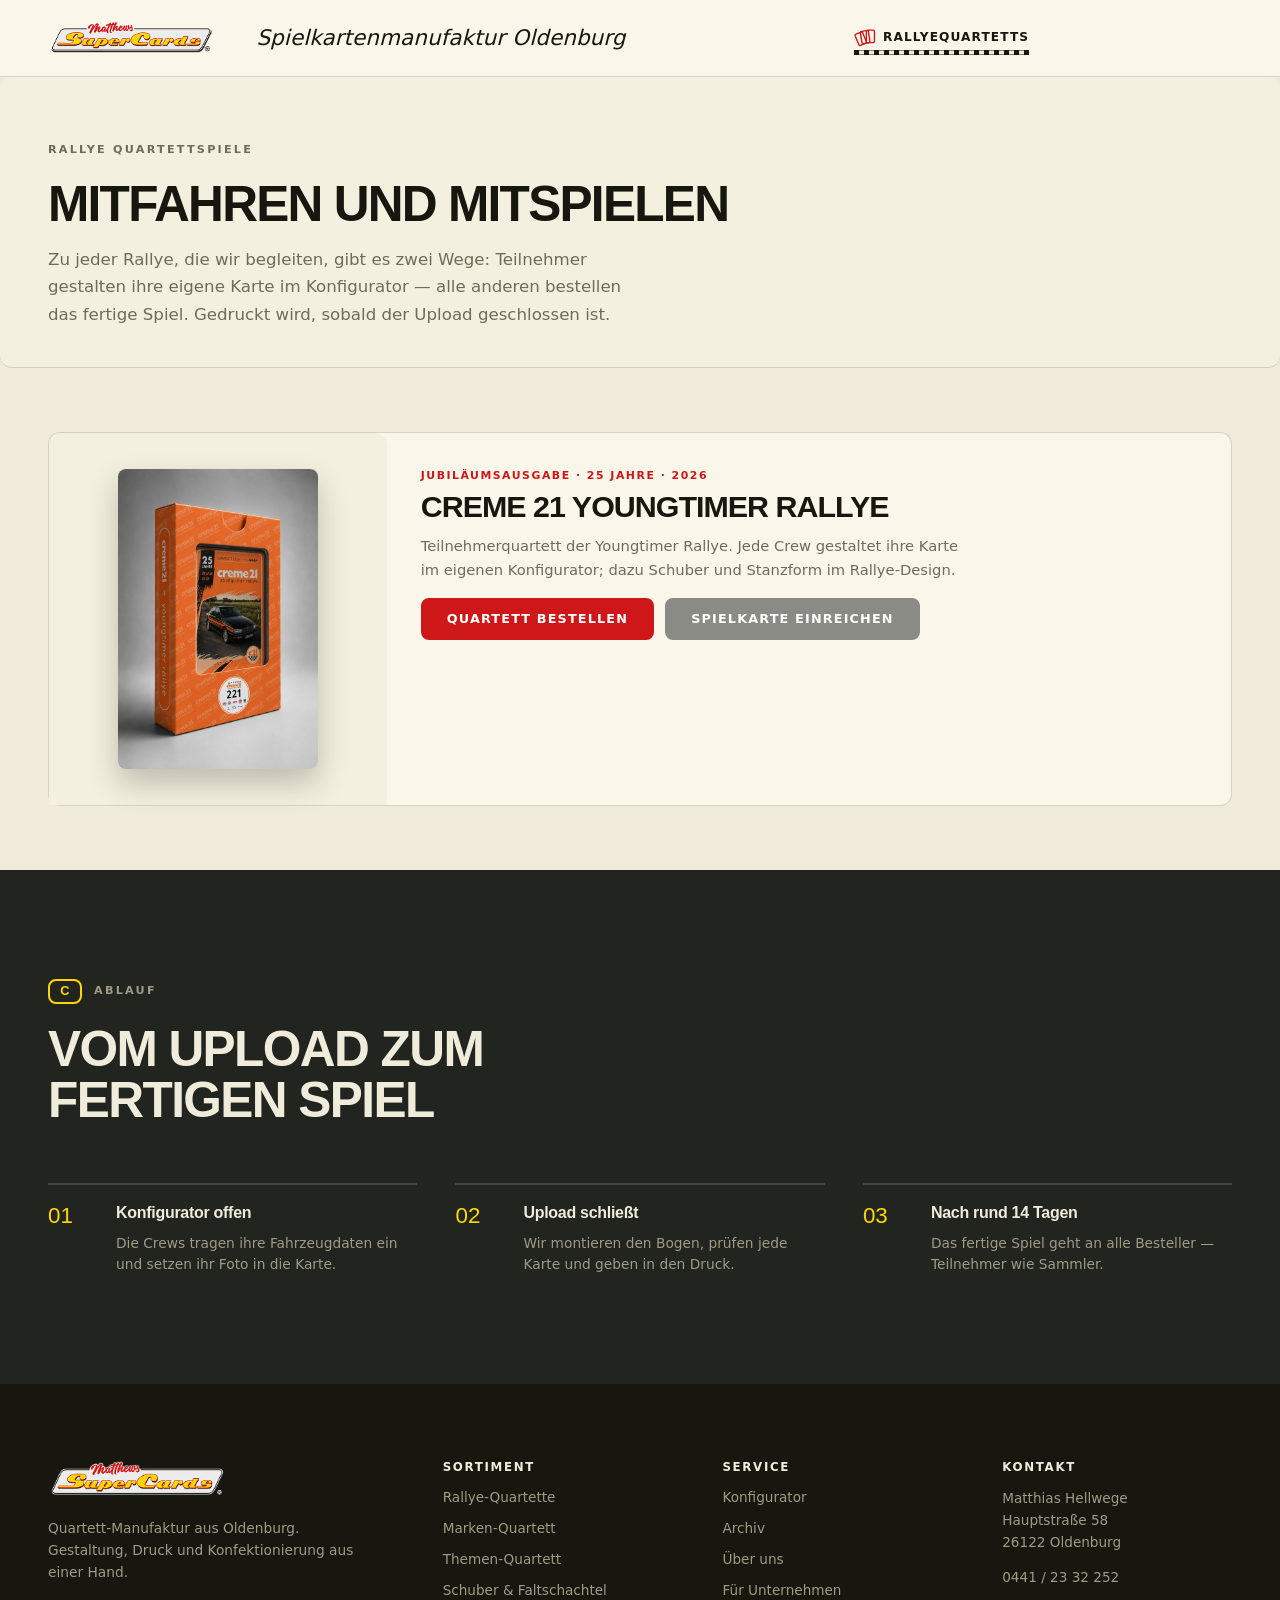
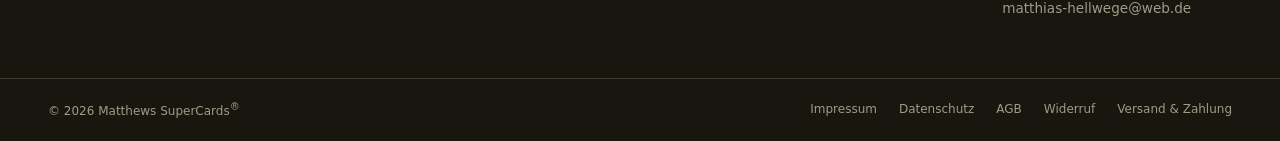
<file: website/rallyes.html>
<!doctype html>
<html lang="de">
<head>
<meta charset="utf-8">
<meta name="viewport" content="width=device-width, initial-scale=1">
<title>Rallye-Quartette — Matthews SuperCards</title>
<meta name="description" content="Quartette zu laufenden Rallyes — selbst gestalten oder fertig bestellen.">
<link rel="icon" href="assets/img/favicon.svg" type="image/svg+xml">
<meta name="theme-color" content="#17160F">
<meta property="og:type" content="website">
<meta property="og:locale" content="de_DE">
<meta property="og:site_name" content="Matthews SuperCards">
<meta property="og:title" content="Rallye-Quartette — Matthews SuperCards">
<meta property="og:description" content="Quartette zu laufenden Rallyes — selbst gestalten oder fertig bestellen.">
<meta property="og:image" content="assets/img/og-image.jpg">
<meta name="twitter:card" content="summary_large_image">
<link rel="stylesheet" href="assets/css/style.css">
</head>
<body>

<a class="skip" href="#inhalt">Zum Inhalt springen</a>

<header class="head" id="head">
  <div class="wrap head__in">
    <a class="head__logo" href="index.html" aria-label="Matthews SuperCards — Startseite">
      <img src="assets/img/logo.png" alt="Matthews SuperCards" width="504" height="101">
    </a>
    <span class="head__claim">Spielkartenmanufaktur&nbsp;Oldenburg</span>
    <!-- NAV:START -->
    <nav class="nav" aria-label="Hauptnavigation">
      <a href="rallyes.html" class="navlink is-cur"><svg class="navkarten" viewBox="0 0 26 22" width="22" height="19" aria-hidden="true"><g fill="none" stroke="currentColor" stroke-width="1.6" stroke-linejoin="round"><rect x="3.2" y="5.4" width="9.6" height="14.2" rx="1.6" transform="rotate(-22 8 12.5)"/><rect x="8.4" y="3.2" width="9.6" height="14.6" rx="1.6" transform="rotate(-9 13.2 10.5)"/><rect x="14.6" y="2.2" width="9.6" height="14.8" rx="1.6"/></g></svg>Rallyequartetts</a>
    </nav>
    <!-- NAV:END -->
    <button class="burger" id="burger" aria-expanded="false" aria-controls="mobnav" aria-label="Men&uuml; &ouml;ffnen">
      <span></span><span></span><span></span>
    </button>
  </div>
  <!-- MOBNAV:START -->
  <div class="mobnav" id="mobnav" hidden>
    <a href="rallyes.html" class="navlink is-cur"><svg class="navkarten" viewBox="0 0 26 22" width="22" height="19" aria-hidden="true"><g fill="none" stroke="currentColor" stroke-width="1.6" stroke-linejoin="round"><rect x="3.2" y="5.4" width="9.6" height="14.2" rx="1.6" transform="rotate(-22 8 12.5)"/><rect x="8.4" y="3.2" width="9.6" height="14.6" rx="1.6" transform="rotate(-9 13.2 10.5)"/><rect x="14.6" y="2.2" width="9.6" height="14.8" rx="1.6"/></g></svg>Rallyequartetts</a>
  </div>
  <!-- MOBNAV:END -->
</header>

<main id="inhalt">

<section class="sec kopfsec">
  <div class="wrap">
    <p class="tag">Rallye&nbsp;Quartettspiele</p>
    <h1>Mitfahren und mitspielen</h1>
    <p class="sec__lead">Zu jeder Rallye, die wir begleiten, gibt es zwei Wege: Teilnehmer
      gestalten ihre eigene Karte im Konfigurator — alle anderen bestellen das fertige
      Spiel. Gedruckt wird, sobald der Upload geschlossen ist.</p>
  </div>
</section>

<section class="sec sec--eng">
  <div class="wrap rliste">
      <article class="rk">
        <div class="rk__bild"><img src="assets/img/q-creme21.jpg" alt="Quartett Creme 21 Youngtimer Rallye" loading="lazy"></div>
        <div class="rk__text">
          <p class="rk__jahr">Jubiläumsausgabe · 25 Jahre · 2026</p>
          <h2>Creme 21 Youngtimer Rallye</h2>
          <p>Teilnehmerquartett der Youngtimer Rallye. Jede Crew gestaltet ihre Karte im eigenen Konfigurator; dazu Schuber und Stanzform im Rallye-Design.</p>
          
          <div class="rk__act"><a class="btn btn--marke" href="rallye-creme21.html#bestellen">Quartett bestellen</a><a class="btn btn--grau" href="https://creme21-spielkartengenerator.visionwerk.agency/?direkt=1" target="_blank" rel="noopener">Spielkarte einreichen</a></div>
        </div>
      </article>
  </div>
</section>

<section class="sec sec--dark">
  <div class="wrap">
    <header class="sec__head sec__head--light">
      <p class="tag tag--light"><span class="tag__id">C</span> Ablauf</p>
      <h2>Vom Upload zum fertigen Spiel</h2>
    </header>
    <ol class="steps steps--drei">
      <li><span class="steps__n">01</span><h3>Konfigurator offen</h3>
        <p>Die Crews tragen ihre Fahrzeugdaten ein und setzen ihr Foto in die Karte.</p></li>
      <li><span class="steps__n">02</span><h3>Upload schlie&szlig;t</h3>
        <p>Wir montieren den Bogen, prüfen jede Karte und geben in den Druck.</p></li>
      <li><span class="steps__n">03</span><h3>Nach rund 14 Tagen</h3>
        <p>Das fertige Spiel geht an alle Besteller — Teilnehmer wie Sammler.</p></li>
    </ol>
  </div>
</section>
</main>

<div class="rufleiste" id="rufleiste" hidden>
  <a class="rufleiste__ruf" href="tel:+494412332252">
    <svg viewBox="0 0 24 24" width="17" height="17" aria-hidden="true" fill="currentColor"><path d="M6.6 10.8a15.1 15.1 0 0 0 6.6 6.6l2.2-2.2c.3-.3.7-.4 1-.2 1.2.4 2.4.6 3.6.6.6 0 1 .4 1 1V20c0 .6-.4 1-1 1A17 17 0 0 1 3 4c0-.6.4-1 1-1h3.5c.6 0 1 .4 1 1 0 1.3.2 2.5.6 3.6.1.4 0 .8-.2 1l-2.3 2.2Z"/></svg>
    Anrufen</a>
  <a class="rufleiste__tun" href="rallyes.html">Quartett bestellen</a>
</div>

<footer class="foot">
  <div class="wrap foot__in">
    <div class="foot__brand">
      <img src="assets/img/logo.png" alt="Matthews SuperCards" width="504" height="101">
      <p>Quartett-Manufaktur aus Oldenburg.<br>Gestaltung, Druck und Konfektionierung aus einer Hand.</p>
    </div>
    <nav class="foot__col" aria-label="Sortiment">
      <h4>Sortiment</h4>
      <a href="rallyes.html">Rallye-Quartette</a>
      <a href="index.html#unternehmen">Marken-Quartett</a>
      <a href="archiv.html?art=thema">Themen-Quartett</a>
      <a href="index.html#unternehmen">Schuber &amp; Faltschachtel</a>
    </nav>
    <nav class="foot__col" aria-label="Service">
      <h4>Service</h4>
      <a href="index.html#konfigurator">Konfigurator</a>
      <a href="archiv.html">Archiv</a>
      <a href="index.html#matthias">&Uuml;ber uns</a>
      <a href="index.html#unternehmen">F&uuml;r Unternehmen</a>
    </nav>
    <div class="foot__col">
      <h4>Kontakt</h4>
      <p>Matthias Hellwege<br>Hauptstra&szlig;e 58<br>26122 Oldenburg</p>
      <a href="tel:+494412332252">0441 / 23 32 252</a>
      <a href="mailto:matthias-hellwege@web.de">matthias-hellwege@web.de</a>
    </div>
  </div>
  <div class="wrap foot__legal">
    <p>&copy; <span id="jahr">2026</span> Matthews SuperCards<sup>&reg;</sup></p>
    <nav aria-label="Rechtliches">
      <a href="impressum.html">Impressum</a><a href="datenschutz.html">Datenschutz</a><a href="agb.html">AGB</a><a href="widerruf.html">Widerruf</a><a href="versand.html">Versand &amp; Zahlung</a>
    </nav>
  </div>
</footer>

<script src="assets/js/main.js"></script>
</body>
</html>
</file>
<file: website/assets/css/style.css>
/* ═══════════════════════════════════════════════════════════════
   Matthews SuperCards — Startseite

   Farben und Schriften sind aus den bestehenden Konfiguratoren
   (creme21-app / adac-app) übernommen, damit Shop und Konfigurator
   als ein Auftritt wirken. --marke ist die austauschbare Marken-
   farbe; für den Shop selbst ist das Rot aus dem SuperCards-Logo.
   Karten- und Werkbankfarben stammen aus dem Flyer.
   ═══════════════════════════════════════════════════════════════ */

/* Handschrift aus dem Konfigurator — hält Shop und Generator zusammen */
@font-face{
  font-family:'Birthstone';
  src:url('../fonts/Birthstone-Regular.ttf') format('truetype');
  font-weight:400; font-style:normal; font-display:swap;
}

:root{
  /* — aus creme21-frontend.html — */
  --paper:      #EFEADA;
  --surface:    #FAF7EA;
  --surface-2:  #F4F0DF;
  --feld:       #FBF7F1;
  --ink:        #17160F;
  --muted:      #6E6C58;
  --line:       rgba(23,22,15,.16);
  --line-hard:  rgba(23,22,15,.55);
  --asphalt:    #22241F;
  --signal:     #C8341F;
  --tanne:      #0E4A2B;
  --fehler:     #C4161B;

  /* — Hausmarke: Logo Matthews SuperCards — */
  --marke:      #CD1719;
  --marke-d:    #A81114;
  --gelb:       #FFD500;

  /* — aus dem Flyer — */
  --navy:       #101A3D;   /* SuperCard-Balken auf der Karte */
  --karte:      #F3E9C8;   /* Kartenfläche */
  --holz:       #8C7A65;   /* Werkbank */
  --holz-dk:    #55493B;

  --ink-inv:    #F0ECDB;
  --muted-inv:  #9E9C86;
  --line-inv:   rgba(240,236,219,.17);

  --f-disp: "Arial Black","Helvetica Neue",Helvetica,Arial,system-ui,sans-serif;
  --f-body: system-ui,-apple-system,"Segoe UI",Roboto,Helvetica,Arial,sans-serif;
  --f-hand: 'Birthstone', 'Segoe Script', cursive;
  --f-mono: ui-monospace,"SF Mono",Menlo,Consolas,"Roboto Mono",monospace;

  --wrap: 1280px;
  --pad: clamp(20px,4vw,48px);
  --sec-y: clamp(68px,8.5vw,124px);
  /* Eckenradius — Kundenwunsch: alle Rechtecke als runde Fenster */
  --rund:    12px;
  --rund-s:   8px;
  --rund-xl: 18px;

  --fx: cubic-bezier(.22,.75,.28,1);
  color-scheme: light;
}

*,*::before,*::after{ box-sizing:border-box }
html{ -webkit-text-size-adjust:100%; scroll-behavior:smooth; scroll-padding-top:96px }
@media (prefers-reduced-motion:reduce){ html{ scroll-behavior:auto } }

body{
  margin:0; background:var(--paper); color:var(--ink);
  font-family:var(--f-body); font-size:16px; line-height:1.6;
  font-variant-numeric:tabular-nums; -webkit-font-smoothing:antialiased;
}
img{ max-width:100%; height:auto; display:block }
a{ color:inherit }
[hidden]{ display:none !important }

.wrap{ width:100%; max-width:var(--wrap); margin-inline:auto; padding-inline:var(--pad) }
.sr{ position:absolute; width:1px; height:1px; overflow:hidden; clip:rect(0 0 0 0); white-space:nowrap }
.skip{ position:absolute; left:-9999px; top:0; z-index:200; background:var(--gelb); color:var(--ink); padding:12px 20px; font-weight:700 }
.skip:focus{ left:0 }
:where(a,button,input,summary,[role=tab]):focus-visible{ outline:3px solid var(--gelb); outline-offset:3px; border-radius:2px }

/* ── Typografie ─────────────────────────────────────────────── */

h1,h2,h3,h4{ margin:0; font-family:var(--f-disp); font-weight:900; line-height:1.03;
  letter-spacing:-.028em; text-wrap:balance }
h1{ font-size:clamp(1.85rem,3.7vw,3.05rem); letter-spacing:-.035em; text-transform:uppercase }
h1 em{ font-style:normal; color:var(--marke) }
h2{ font-size:clamp(1.9rem,4vw,3.1rem); letter-spacing:-.032em; text-transform:uppercase }
h3{ font-size:1.16rem; letter-spacing:-.018em }
h4{ font-family:var(--f-body); font-size:.74rem; letter-spacing:.14em; text-transform:uppercase; font-weight:800 }

p{ margin:0 0 1em } p:last-child{ margin-bottom:0 }
.lead,.sec__lead{ font-size:clamp(1rem,1.3vw,1.12rem); line-height:1.65; color:var(--muted); max-width:56ch }
.sec__lead--light{ color:var(--muted-inv) }
.lead{ margin-top:22px }

.tag{ display:flex; align-items:center; gap:12px; margin:0 0 20px;
  font-size:.7rem; font-weight:800; letter-spacing:.2em; text-transform:uppercase; color:var(--muted) }
.tag__id{ display:grid; place-items:center; min-width:34px; height:25px; padding:0 7px;
  border:2px solid var(--marke); color:var(--marke); font-family:var(--f-disp); font-size:.8rem; letter-spacing:.02em }
.tag--light{ color:var(--muted-inv) }
.tag--light .tag__id{ color:var(--gelb); border-color:var(--gelb) }

/* ── Buttons ────────────────────────────────────────────────── */

.btn{ --bg:var(--ink); --fg:var(--paper); --bd:var(--ink);
  display:inline-flex; align-items:center; justify-content:center; gap:9px;
  padding:13px 24px; border:2px solid var(--bd); background:var(--bg); color:var(--fg);
  font:800 .8rem/1 var(--f-body); letter-spacing:.09em; text-transform:uppercase;
  text-decoration:none; cursor:pointer; white-space:nowrap;
  transition:transform .18s var(--fx), background-color .18s, color .18s, border-color .18s }
.btn:hover{ transform:translateY(-2px) }
.btn:active{ transform:none }
.btn--lg{ padding:16px 30px; font-size:.87rem }
.btn--marke{ --bg:var(--marke); --bd:var(--marke); --fg:#fff }
.btn--marke:hover{ --bg:var(--marke-d); --bd:var(--marke-d) }
.btn--gelb{ --bg:var(--gelb); --bd:var(--gelb); --fg:var(--ink) }
.btn--gelb:hover{ --bg:#ffe04a; --bd:#ffe04a }
.btn--dark{ --bg:var(--ink); --bd:var(--ink); --fg:var(--paper) }
.btn--line{ --bg:transparent; --bd:rgba(240,236,219,.42); --fg:var(--ink-inv) }
.btn--line:hover{ --bd:var(--ink-inv); --bg:var(--ink-inv); --fg:var(--ink) }
.btn--ghost{ --bg:transparent; --bd:var(--line); --fg:var(--ink) }
.btn--ghost:hover{ --bd:var(--ink) }
@media (max-width:680px){ .btn{ white-space:normal; text-align:center; line-height:1.3 } .btn--lg{ padding:14px 20px } }

/* ── Absperrband (aus den Konfiguratoren) ───────────────────── */

.tape{
  position:relative; background:var(--surface); border-block:2px solid var(--ink);
}
/* Warnstreifen nur als Ränder, damit die Schrift dazwischen lesbar bleibt */
.tape::before,.tape::after{
  content:''; position:absolute; left:0; right:0; height:9px;
  background:repeating-linear-gradient(115deg,
    var(--signal) 0 14px, var(--surface) 14px 28px);
}
.tape::before{ top:0; border-bottom:1px solid var(--line) }
.tape::after{ bottom:0; border-top:1px solid var(--line) }
.tape span{
  display:block; padding:20px var(--pad); text-align:center;
  font:800 .72rem/1.4 var(--f-body); letter-spacing:.2em; text-transform:uppercase;
  color:var(--ink);
}

/* ── Topbar / Header ────────────────────────────────────────── */

.topbar{ background:var(--ink); color:var(--muted-inv); font-size:.73rem }
.topbar__in{ display:flex; align-items:center; justify-content:space-between; gap:20px; min-height:37px; flex-wrap:wrap }
.topbar__claim{ margin:0; letter-spacing:.03em } .topbar__claim b{ color:var(--ink-inv) }
.topbar__meta{ display:flex; gap:26px; margin:0; padding:0; list-style:none }
.topbar__meta li{ position:relative; letter-spacing:.05em }
.topbar__meta li+li::before{ content:''; position:absolute; left:-14px; top:50%;
  width:3px; height:3px; background:var(--marke); border-radius:50%; transform:translateY(-50%) }
.topbar__meta a{ text-decoration:none } .topbar__meta a:hover{ color:var(--gelb) }
@media (max-width:800px){ .topbar__meta li:not(:last-child){ display:none } .topbar__meta li::before{ display:none } }

.head{ position:sticky; top:0; z-index:100; background:var(--surface);
  border-bottom:1px solid var(--line); transition:box-shadow .25s }
.head.is-stuck{ box-shadow:0 10px 30px rgba(23,22,15,.13) }
.head__in{ display:flex; align-items:center; gap:clamp(16px,2vw,34px); min-height:76px }
.head__logo{ flex:none; line-height:0 } .head__logo img{ width:clamp(146px,13.5vw,180px) }
.nav{ display:flex; gap:clamp(14px,1.7vw,26px); margin-inline:auto }
.nav a{ position:relative; padding:6px 0; text-decoration:none; font-size:.76rem; font-weight:800;
  letter-spacing:.09em; text-transform:uppercase; white-space:nowrap }
.nav a::after{ content:''; position:absolute; left:0; bottom:-1px; width:0; height:5px;
  background:repeating-linear-gradient(90deg,
    var(--ink) 0 5px, var(--paper) 5px 10px);
  background-size:10px 100%;
  box-shadow:inset 0 0 0 1px rgba(23,22,15,.5);
  transition:width .22s var(--fx) }
.nav a:hover::after,.nav a.is-cur::after{ width:100% }
.head__act{ display:flex; gap:10px; flex:none }
.head__act .btn--ghost{ --fg:var(--ink) }


.burger{ display:none; flex-direction:column; justify-content:center; gap:5px;
  width:46px; height:42px; padding:0 10px; margin-left:auto; background:none; border:2px solid var(--line); cursor:pointer }
.burger span{ display:block; height:2px; background:var(--ink); transition:transform .2s, opacity .2s }
.burger[aria-expanded=true] span:nth-child(1){ transform:translateY(7px) rotate(45deg) }
.burger[aria-expanded=true] span:nth-child(2){ opacity:0 }
.burger[aria-expanded=true] span:nth-child(3){ transform:translateY(-7px) rotate(-45deg) }
.mobnav{ display:flex; flex-direction:column; gap:2px; padding:14px var(--pad) 24px;
  border-top:1px solid var(--line); background:var(--surface) }
.mobnav a:not(.btn){ padding:14px 0; text-decoration:none; border-bottom:1px solid var(--line);
  font-weight:800; letter-spacing:.08em; text-transform:uppercase; font-size:.84rem }
.mobnav .btn{ margin-top:16px }
@media (max-width:1279px){ .nav,.head__act{ display:none } .burger{ display:flex } }
@media (min-width:1280px){ .mobnav{ display:none !important } }

/* ── A1 · Hero ──────────────────────────────────────────────── */

.hero{ position:relative; background:var(--surface-2);
  background-image:linear-gradient(180deg, var(--surface) 0%, var(--surface-2) 100%) }
.hero__in{ display:grid; grid-template-columns:minmax(0,1fr) minmax(0,1.02fr);
  gap:clamp(30px,4.5vw,68px); align-items:center;
  padding-block:clamp(44px,6vw,86px) clamp(52px,6.5vw,92px) }
.hero__copy{ max-width:620px }
.hero__act{ display:flex; flex-wrap:wrap; gap:13px; margin:32px 0 40px }
.hero__fig{ margin:0; position:relative }
.hero__fig img{ width:100%; border:1px solid var(--line);
  box-shadow:0 26px 54px rgba(23,22,15,.24); border-radius:3px }

/* Werteleiste: richtet sich nach der eigenen Breite, nicht nach dem
   Fenster — im Hero steht sie in einer schmalen Spalte, auf der
   Produktseite in einer breiten. Die Trennlinie sitzt links und entfällt
   am Zeilenanfang, damit links und rechts gleich viel Luft bleibt. */
.hero__copy,.produkt__text{ container-type:inline-size }
.specs{ display:grid; grid-template-columns:repeat(4,minmax(0,1fr));
  margin:0; border-top:2px solid var(--ink) }
.specs>div{ padding:15px clamp(12px,1.4vw,20px) 2px; border-left:1px solid var(--line);
  min-width:0 }
.specs>div:nth-child(4n+1){ border-left:0; padding-left:0 }
.specs dt{ font-size:.62rem; font-weight:800; letter-spacing:.1em; text-transform:uppercase;
  color:var(--muted); margin-bottom:5px; white-space:nowrap }
.specs dd{ margin:0; font-family:var(--f-disp); font-size:clamp(.88rem,1.15vw,1rem);
  letter-spacing:-.02em; white-space:nowrap }

/* Zwei Spalten, sobald vier nicht mehr nebeneinander passen */
@container (max-width:540px){
  .specs{ grid-template-columns:repeat(2,minmax(0,1fr)) }
  .specs>div{ border-left:1px solid var(--line); padding-left:clamp(12px,1.4vw,20px) }
  .specs>div:nth-child(odd){ border-left:0; padding-left:0 }
  .specs>div:nth-child(n+3){ margin-top:11px; padding-top:14px; border-top:1px solid var(--line) }
}
@container (max-width:250px){
  .specs{ grid-template-columns:1fr }
  .specs>div{ border-left:0; padding:12px 0; margin-top:0; border-top:1px solid var(--line) }
  .specs>div:first-child{ border-top:0; padding-top:15px }
}

@media (max-width:940px){
  .hero__in{ grid-template-columns:1fr; padding-block:36px 56px }
  .hero__copy{ max-width:none } .hero__fig{ order:-1 }
}

/* ── Auftraggeber-Band ──────────────────────────────────────── */

.band{ background:var(--gelb); color:var(--ink); border-bottom:2px solid var(--ink); overflow:hidden }
.band__track{ display:flex; width:max-content; animation:slide 40s linear infinite }
.band:hover .band__track{ animation-play-state:paused }
.band__row{ display:flex; margin:0; padding:0; list-style:none }
.band__row li{ position:relative; padding:13px 32px; font-size:.76rem; font-weight:800;
  letter-spacing:.18em; text-transform:uppercase; white-space:nowrap }
.band__row li::after{ content:''; position:absolute; right:0; top:50%; transform:translateY(-50%);
  width:5px; height:5px; background:var(--ink); border-radius:50% }
@keyframes slide{ to{ transform:translateX(-50%) } }
@media (prefers-reduced-motion:reduce){ .band__track{ animation:none; width:100%; overflow-x:auto } }

/* ── Sektionen ──────────────────────────────────────────────── */

.sec{ padding-block:var(--sec-y) }
.sec--dark{ background:var(--asphalt); color:var(--ink-inv) }
.sec--dark h2,.sec--dark h3{ color:var(--ink-inv) }
.sec__head{ max-width:760px; margin-bottom:clamp(36px,4.5vw,58px) }
.sec__head h2{ margin-bottom:18px }

/* ── B1 · Sortiment ─────────────────────────────────────────── */

.grid4{ display:grid; grid-template-columns:repeat(4,minmax(0,1fr));
  border-top:2px solid var(--ink); border-left:1px solid var(--line) }
.prod{ display:flex; flex-direction:column; background:var(--surface);
  border-right:1px solid var(--line); border-bottom:1px solid var(--line); transition:background-color .3s }
.prod:hover{ background:var(--feld) }
.prod__stage{ display:flex; justify-content:center; padding:30px 24px 24px; background:var(--surface-2); transition:background-color .3s }
.prod:hover .prod__stage{ background:#e9e3cf }

/* Platzhalter-Quartettkarte im Hausstil (Flyer-Aufbau) */
.qk{ position:relative; width:min(100%,182px); aspect-ratio:65/100; padding:9px 9px 0;
  background:var(--karte); border:1px solid rgba(23,22,15,.3); border-radius:9px;
  box-shadow:0 14px 28px rgba(23,22,15,.26); overflow:hidden;
  transition:transform .35s var(--fx) }
.prod:hover .qk{ transform:translateY(-7px) rotate(-1.4deg) }
.qk__kopf{ display:block; font-size:.44rem; font-weight:700; letter-spacing:.03em; color:var(--ink) }
.qk__titel{ display:block; margin-top:3px; font-family:var(--f-disp); font-size:1.02rem;
  line-height:.96; letter-spacing:-.04em; text-transform:uppercase; color:var(--ink) }
.qk__titel i{ display:block; font-style:normal; font-size:.72em; color:var(--marke) }
.qk__stern{ position:absolute; top:47px; left:9px; z-index:2; display:grid; place-items:center;
  width:42px; height:42px; background:var(--gelb); color:var(--ink);
  font-size:.36rem; font-weight:800; line-height:1.25; text-align:center; text-transform:none;
  clip-path:polygon(50% 0,60% 18%,81% 12%,79% 34%,98% 44%,82% 58%,93% 78%,71% 78%,64% 98%,50% 84%,36% 98%,29% 78%,7% 78%,18% 58%,2% 44%,21% 34%,19% 12%,40% 18%) }
.qk__bild{ position:absolute; left:9px; right:9px; top:62px; bottom:30px;
  background:
    linear-gradient(140deg, rgba(255,255,255,.35), transparent 60%),
    repeating-linear-gradient(45deg, rgba(23,22,15,.07) 0 7px, rgba(23,22,15,.03) 7px 14px),
    var(--holz);
  border:1px solid rgba(23,22,15,.22) }
.qk__balken{ position:absolute; left:0; right:0; bottom:0; height:26px; display:grid; place-items:center;
  background:var(--navy); border-top:1px solid rgba(23,22,15,.4) }
.qk__balken img{ width:74px }
.qk--gelb .qk__titel i{ color:#B8860B }
.qk--blau .qk__titel i{ color:var(--navy) }
.qk--gruen .qk__titel i{ color:var(--tanne) }
.qk--gelb .qk__bild{ background:linear-gradient(140deg,#e8c76a,#c9a544) }
.qk--blau .qk__bild{ background:linear-gradient(140deg,#5b7fae,#2d4a72) }
.qk--gruen .qk__bild{ background:linear-gradient(140deg,#7d9c7e,#3f5f45) }

.prod__body{ display:flex; flex-direction:column; flex:1; padding:24px 22px 26px }
.prod__kind{ margin:0 0 8px; font-size:.64rem; font-weight:800; letter-spacing:.16em;
  text-transform:uppercase; color:var(--marke) }
.prod h3{ margin-bottom:11px }
.prod__body>p:not(.prod__kind):not(.prod__price){ font-size:.88rem; line-height:1.58; color:var(--muted) }
.prod__facts{ list-style:none; margin:18px 0 0; padding:0; border-top:1px solid var(--line) }
.prod__facts li{ display:flex; justify-content:space-between; align-items:baseline; gap:10px;
  padding:8px 0; border-bottom:1px solid var(--line); font-size:.77rem }
.prod__facts span{ color:var(--muted) }
.prod__facts b{ font-weight:800 }
.prod__price{ margin:18px 0 14px; font-size:.77rem; color:var(--muted) }
.prod__price b{ font-family:var(--f-disp); font-size:1.06rem; color:var(--ink) }
.prod__link{ margin-top:auto; align-self:flex-start; padding-bottom:3px; font-size:.76rem;
  font-weight:800; letter-spacing:.1em; text-transform:uppercase; text-decoration:none;
  border-bottom:2px solid var(--marke); transition:color .2s }
.prod__link::after{ content:' →'; display:inline-block; transition:transform .2s var(--fx) }
.prod__link:hover{ color:var(--marke) } .prod__link:hover::after{ transform:translateX(4px) }
@media (max-width:1080px){ .grid4{ grid-template-columns:repeat(2,1fr) } }
@media (max-width:600px){ .grid4{ grid-template-columns:1fr } }

/* ── B2 · Konfiguratoren ────────────────────────────────────── */

.konf__tabs{ display:flex; flex-wrap:wrap; gap:0; border-bottom:2px solid var(--line-inv) }
.konf__tab{ display:flex; flex-direction:column; align-items:flex-start; gap:3px;
  padding:14px 22px; background:none; border:0; border-bottom:3px solid transparent;
  color:var(--muted-inv); font-family:inherit; cursor:pointer; text-align:left;
  transition:color .2s, border-color .2s }
.konf__tab b{ font-size:.86rem; font-weight:800; letter-spacing:.03em }
.konf__tab span{ font-size:.68rem; letter-spacing:.14em; text-transform:uppercase }
.konf__tab:hover{ color:var(--ink-inv) }
.konf__tab.is-on{ color:var(--ink-inv); border-bottom-color:var(--gelb) }

.konf__frames{ margin-top:22px }
.konf__screen{ position:relative; width:100%; aspect-ratio:16/10; min-height:420px;
  background:var(--ink); border:1px solid var(--line-inv); overflow:hidden }
.konf__screen iframe{ width:100%; height:100%; border:0; display:block; background:var(--paper) }
.konf__screen::after{ content:'Konfigurator wird geladen …'; position:absolute; inset:0;
  display:grid; place-items:center; color:var(--muted-inv); font-size:.8rem;
  letter-spacing:.14em; text-transform:uppercase; pointer-events:none }
.konf__screen.is-ready::after,.konf__screen.is-down::after{ content:none }
.konf__screen.is-down{ display:grid; place-items:center; padding:32px; text-align:center }
.konf__down{ max-width:46ch; color:var(--muted-inv); font-size:.88rem; line-height:1.6 }
.konf__down b{ display:block; color:var(--ink-inv); font-family:var(--f-disp);
  font-size:1.05rem; text-transform:uppercase; letter-spacing:-.02em; margin-bottom:8px }
@media (max-width:700px){ .konf__screen{ aspect-ratio:3/4; min-height:520px } }

.steps{ list-style:none; margin:40px 0 32px; padding:0;
  display:grid; grid-template-columns:repeat(3,minmax(0,1fr)); gap:0 clamp(20px,3vw,40px) }
.steps li{ display:grid; grid-template-columns:52px 1fr; column-gap:16px; row-gap:5px;
  padding:20px 0 0; border-top:2px solid var(--line-inv) }
.steps h3,.steps p{ grid-column:2 }
.steps__n{ font-family:var(--f-disp); font-size:1.4rem; line-height:1; color:var(--gelb) }
.steps h3{ font-size:1rem; margin-bottom:5px }
.steps p{ margin:0; font-size:.86rem; line-height:1.56; color:var(--muted-inv) }
@media (max-width:800px){ .steps{ grid-template-columns:1fr; gap:0 } }

/* ── C1 · Kartenvorschau ─────────────────────────────────────
   Die Karte ist maßgetreu aus creme21-frontend.html übernommen:
   alle Werte in cqw (1 mm = 1,53846 cqw), Format 65 × 100 mm.
   Geschrieben wird unmittelbar in die Karte.                 */

.vorschau__in{ display:grid; grid-template-columns:minmax(0,.92fr) minmax(0,1.08fr);
  gap:clamp(30px,5vw,68px); align-items:center }

.vorschau__buehne{ display:flex; flex-direction:column; align-items:center; gap:14px }
.vorschau__mass{ margin:0; font-family:var(--f-mono); font-size:.68rem;
  letter-spacing:.06em; color:var(--muted); text-align:center }

/* Container-Elternteil wie .cardwrap im Konfigurator — ein Element kann
   seine eigene cqw-Einheit nicht nutzen. */
.qb-wrap{ container-type:inline-size; width:min(100%,372px) }
.qb{
  width:100%; aspect-ratio:65/100;
  padding:4.877cqw;                    /* Rand 3,170 mm */
  background:#fff; color:#111;
  border:.2707cqw solid #111;          /* Kartenkontur 0,176 mm */
  border-radius:5cqw;                  /* Eckradius 3,25 mm */
  box-shadow:0 22px 46px rgba(23,22,15,.28);
  display:flex; flex-direction:column;
  font-family:Arial,"Helvetica Neue",Helvetica,sans-serif;
  font-size:5.8074cqw; font-weight:400; line-height:1.3;
  --senk:.28em;
}
.qb__block{ flex:0 0 auto; height:8.2135cqw; border:.5428cqw solid #111;
  display:flex; flex-direction:column }
.qb__block--zwei{ height:16.0628cqw; margin-top:1.8249cqw }
.qb__zeile{ flex:1 1 0; min-height:0; display:flex; border-bottom:.5428cqw solid #111 }
.qb__zeile:last-child{ border-bottom:0 }
.qb__nr{ flex:0 0 13.618%; min-width:0; border-right:.5428cqw solid #111;
  display:flex; align-items:center; padding:var(--senk) .76cqw 0 .3cqw }
.qb__txt{ flex:1 1 auto; min-width:0; display:flex; align-items:center;
  padding:var(--senk) .7446cqw 0 .7446cqw }
.qb__txt--fest{ white-space:nowrap; overflow:hidden; text-overflow:ellipsis }

/* Die Felder sehen aus wie gedruckter Text und melden sich nur beim
   Schreiben — wie im Konfigurator. */
.qb input{
  appearance:none; -webkit-appearance:none; border:0; background:transparent;
  border-radius:0; padding:0; margin:0; font:inherit; color:#111;
  width:100%; min-width:0; font-variant-numeric:tabular-nums;
}
.qb__nr input,.qb__tab b input{ text-align:right }
.qb input::placeholder{ color:#C6C3B6; font-weight:400 }
.qb input:focus{ outline:none; background:rgba(205,23,25,.16) }
.qb input:hover:not(:focus){ background:rgba(23,22,15,.05) }

.qb__fenster{ position:relative; margin:5.0957cqw 0 0; flex:1 1 auto; min-height:0; display:flex }
.qb__photo{ margin:0; padding:0; width:100%; border:.5428cqw solid #111; overflow:hidden;
  background:#fff; position:relative; display:grid; place-items:center;
  cursor:pointer; font:inherit; color:inherit; transition:background-color .18s }
.qb__photo:hover{ background:#F7F5EC }
.qb__photo:focus-visible{ outline:3px solid var(--marke); outline-offset:-3px }
.qb__photo img{ width:100%; height:100%; object-fit:cover; display:block }
.qb__leer{ font-size:.58em; letter-spacing:.1em; text-transform:uppercase; color:#C6C3B6 }

.qb__tab{ list-style:none; margin:5.5895cqw 0 0; padding:0;
  flex:0 0 55.549cqw; min-height:0; border:.5428cqw solid #111;
  display:flex; flex-direction:column }
.qb__tab li{ flex:1 1 0; min-height:0; display:flex; align-items:center;
  justify-content:space-between; gap:.4em;
  padding:var(--senk) .804cqw 0 .9009cqw; border-bottom:.5428cqw solid #111 }
.qb__tab li:last-child{ border-bottom:0 }
.qb__tab span{ white-space:nowrap }
.qb__tab span i{ font-style:normal; font-size:.72em }
.qb__tab b{ font-weight:400; flex:0 0 auto; width:4.2em; color:#111 }

/* Begleittext, Werkzeuge */
.vhilfe{ list-style:none; counter-reset:vh; margin:0; padding:0;
  border-top:2px solid var(--ink) }
.vhilfe li{ counter-increment:vh; position:relative;
  padding:15px 0 15px 34px; border-bottom:1px solid var(--line);
  font-size:.9rem; line-height:1.55; color:var(--muted) }
.vhilfe li::before{ content:counter(vh,decimal-leading-zero); position:absolute;
  left:0; top:15px; font-family:var(--f-disp); font-size:.82rem; color:var(--marke) }
.vhilfe b{ color:var(--ink); font-weight:800 }

.vwerkzeug{ display:flex; flex-wrap:wrap; gap:9px; margin:24px 0 26px }
.vbtn{ display:inline-flex; align-items:center; justify-content:center; padding:9px 15px;
  background:var(--ink); color:var(--paper); border:2px solid var(--ink); cursor:pointer;
  font:800 .7rem/1 var(--f-body); letter-spacing:.09em; text-transform:uppercase;
  transition:background-color .18s, color .18s, border-color .18s }
.vbtn:hover{ background:transparent; color:var(--ink) }
.vbtn--weg{ background:transparent; color:var(--muted); border-color:var(--line) }
.vbtn--weg:hover{ color:var(--fehler); border-color:var(--fehler); background:transparent }
.vorschau__act{ display:flex; gap:12px; flex-wrap:wrap }

@media (max-width:900px){
  .vorschau__in{ grid-template-columns:1fr }
  .vorschau__buehne{ order:-1 }
}

/* ── D1 · Für Unternehmen ───────────────────────────────────── */

.b2b{ background:var(--surface-2) }
.b2b__in{ display:grid; grid-template-columns:minmax(0,.92fr) minmax(0,1.08fr);
  gap:clamp(30px,4.5vw,64px); align-items:start }
.b2b__copy h2{ margin-bottom:16px }
.b2b__nutzen{ list-style:none; margin:26px 0 0; padding:0; border-top:2px solid var(--ink) }
.b2b__nutzen li{ display:grid; grid-template-columns:26px 1fr; gap:12px;
  padding:14px 0; border-bottom:1px solid var(--line); font-size:.9rem; line-height:1.5 }
.b2b__nutzen b{ display:block; margin-bottom:2px }
.b2b__nutzen span:first-child{ font-family:var(--f-disp); color:var(--marke); font-size:.9rem }
.b2b__nutzen p{ margin:0; color:var(--muted); font-size:.85rem }

/* Feldbaustein des Anfrageformulars */
.vfeld{ display:flex; flex-direction:column; gap:5px; flex:1 1 160px; min-width:0 }
.vfeld>span{ font-size:.68rem; font-weight:800; letter-spacing:.12em;
  text-transform:uppercase; color:var(--muted) }
.vfeld input[type=text]{ width:100%; padding:10px 12px; background:var(--feld);
  border:2px solid var(--line); color:var(--ink); font:inherit; font-size:.92rem;
  border-radius:0; transition:border-color .18s }
.vfeld input[type=text]:focus{ outline:0; border-color:var(--marke) }
.vfeld input[type=text]::placeholder{ color:var(--muted); opacity:.65 }

.b2b__form{ background:var(--surface); border:2px solid var(--ink); padding:clamp(22px,3vw,34px) }
.b2b__form h3{ margin-bottom:6px; font-size:1.3rem; text-transform:uppercase }
.b2b__form>p{ margin-bottom:22px; font-size:.86rem; color:var(--muted) }
.b2b__reihe{ display:flex; gap:12px; margin-bottom:13px; flex-wrap:wrap }
.b2b__form .vfeld{ flex:1 1 190px }
.b2b__form select,.b2b__form textarea{ width:100%; padding:10px 12px; background:var(--feld);
  border:2px solid var(--line); color:var(--ink); font:inherit; font-size:.92rem; border-radius:0 }
.b2b__form select:focus,.b2b__form textarea:focus{ outline:0; border-color:var(--marke) }
.b2b__form textarea{ min-height:104px; resize:vertical }
.b2b__pflicht{ margin:4px 0 18px; font-size:.74rem; color:var(--muted) }
.b2b__form .btn{ width:100% }
.b2b__status{ margin-top:14px; padding:11px 14px; font-size:.84rem; line-height:1.5;
  background:var(--feld); border-left:4px solid var(--tanne) }
.b2b__status[data-art=fehler]{ border-left-color:var(--fehler) }
@media (max-width:900px){ .b2b__in{ grid-template-columns:1fr } }

/* ── C2 · Matthias ──────────────────────────────────────────── */

.sec--holz{ position:relative; color:var(--ink-inv);
  background:var(--holz-dk); background-image:url('../img/wood.jpg'); background-size:cover;
  background-position:center }
.sec--holz::before{ content:''; position:absolute; inset:0;
  background:linear-gradient(100deg, rgba(23,22,15,.93) 0%, rgba(23,22,15,.84) 45%, rgba(23,22,15,.7) 100%) }
.sec--holz>*{ position:relative }
.matthias__in{ display:grid; grid-template-columns:minmax(0,.78fr) minmax(0,1.22fr);
  gap:clamp(30px,5vw,70px); align-items:center }
.matthias__card{ margin:0 }
.matthias__card img{ width:100%; border-radius:8px; border:1px solid rgba(240,236,219,.2);
  box-shadow:0 30px 60px rgba(0,0,0,.55); transform:rotate(-2deg); transition:transform .45s var(--fx) }
.matthias__card img:hover{ transform:rotate(0) translateY(-6px) }
.matthias__copy h2{ margin-bottom:6px; color:var(--ink-inv) }
.matthias__rolle{ margin:0 0 22px; font-size:.72rem; font-weight:800; letter-spacing:.16em;
  text-transform:uppercase; color:var(--gelb) }
.matthias__copy .sec__lead{ margin-bottom:1em }
.matthias__facts{ list-style:none; margin:28px 0 0; padding:0; border-top:1px solid var(--line-inv) }
.matthias__facts li{ display:flex; justify-content:space-between; align-items:baseline; gap:14px;
  padding:11px 0; border-bottom:1px solid var(--line-inv); font-size:.84rem }
.matthias__facts span{ color:var(--muted-inv) }
.matthias__facts b{ font-weight:800; color:var(--ink-inv) }
.matthias__facts a{ text-decoration:none; border-bottom:2px solid var(--gelb) }
.matthias__quote{ margin:30px 0 0 }
.matthias__quote p{ margin:0; font-family:var(--f-disp); font-size:clamp(1.15rem,2.4vw,1.7rem);
  line-height:1.2; letter-spacing:-.03em; color:var(--ink-inv) }
@media (max-width:860px){ .matthias__in{ grid-template-columns:1fr }
  .matthias__card{ max-width:300px } }

/* ── C3 · Google-Bewertungen ────────────────────────────────── */

.bew__head{ display:flex; justify-content:space-between; align-items:flex-end; gap:30px;
  max-width:none; flex-wrap:wrap }
.bew__score{ display:flex; flex-direction:column; align-items:flex-end; gap:4px; flex:none }
.bew__num{ font-family:var(--f-disp); font-size:2.6rem; line-height:1; letter-spacing:-.04em }
.bew__meta{ font-size:.76rem; color:var(--muted) }
.stars{ display:inline-flex; gap:2px; color:#F5A623; font-size:1.02rem; letter-spacing:.06em }

.bew__hinweis{ margin:0 0 26px; padding:12px 16px; background:var(--feld);
  border-left:4px solid var(--gelb); font-size:.82rem; color:var(--muted) }
.bew__hinweis b{ color:var(--ink) }

.bew__grid{ display:grid; grid-template-columns:repeat(3,minmax(0,1fr)); gap:clamp(14px,2vw,24px) }
.rez{ display:flex; flex-direction:column; gap:12px; padding:22px 22px 20px;
  background:var(--surface); border:1px solid var(--line) }
.rez__top{ display:flex; align-items:center; gap:12px }
.rez__ava{ display:grid; place-items:center; width:40px; height:40px; flex:none; border-radius:50%;
  background:var(--asphalt); color:var(--paper); font-family:var(--f-disp); font-size:1rem }
.rez__wer{ display:flex; flex-direction:column; gap:1px; min-width:0 }
.rez__name{ font-weight:800; font-size:.88rem }
.rez__datum{ font-size:.72rem; color:var(--muted) }
.rez__g{ margin-left:auto; flex:none; font-family:var(--f-disp); font-size:1.05rem; letter-spacing:-.04em }
.rez__g i{ font-style:normal }
.rez__g i:nth-child(1){ color:#4285F4 } .rez__g i:nth-child(2){ color:#EA4335 }
.rez__g i:nth-child(3){ color:#FBBC05 } .rez__g i:nth-child(4){ color:#4285F4 }
.rez__g i:nth-child(5){ color:#34A853 } .rez__g i:nth-child(6){ color:#EA4335 }
.rez__text{ margin:0; font-size:.88rem; line-height:1.6; color:var(--muted) }
.bew__cta{ display:flex; flex-wrap:wrap; gap:13px; margin-top:clamp(26px,3.5vw,40px) }
@media (max-width:1000px){ .bew__grid{ grid-template-columns:repeat(2,1fr) } }
@media (max-width:620px){ .bew__grid{ grid-template-columns:1fr }
  .bew__head{ align-items:flex-start } .bew__score{ align-items:flex-start } }

/* ── D · CTA ────────────────────────────────────────────────── */

.cta{ background:var(--marke); color:#fff; padding-block:clamp(50px,6.5vw,86px) }
.cta__in{ display:flex; align-items:center; justify-content:space-between;
  gap:clamp(26px,5vw,60px); flex-wrap:wrap }
.cta__in>div:first-child{ flex:1 1 440px; max-width:760px }
.cta h2{ margin-bottom:14px; color:#fff }
.cta .tag{ color:rgba(255,255,255,.82) }
.cta .tag__id{ color:#fff; border-color:rgba(255,255,255,.6) }
.cta .sec__lead--light{ color:rgba(255,255,255,.92) }
.cta__act{ display:flex; gap:13px; flex-wrap:wrap; flex:0 1 auto }
.cta .btn--line{ --bd:rgba(255,255,255,.55); --fg:#fff }
.cta .btn--line:hover{ --bd:#fff; --bg:#fff; --fg:var(--marke) }
@media (max-width:680px){ .cta__in>div:first-child,.cta__act{ flex:1 1 100% }
  .cta__act .btn{ flex:1 1 220px } }

/* ── Footer ─────────────────────────────────────────────────── */

.foot{ background:var(--ink); color:var(--muted-inv); padding-top:clamp(50px,6vw,82px) }
.foot__in{ display:grid; grid-template-columns:minmax(0,1.5fr) repeat(3,minmax(0,1fr));
  gap:clamp(26px,4vw,50px); padding-bottom:clamp(36px,4.5vw,58px) }
.foot__brand img{ width:186px; margin-bottom:18px }
.foot__brand p{ font-size:.86rem; line-height:1.6 }
.foot__col{ display:flex; flex-direction:column; gap:9px }
.foot__col h4{ color:var(--ink-inv); margin-bottom:5px }
.foot__col a{ text-decoration:none; font-size:.85rem; width:fit-content; transition:color .18s }
.foot__col a:hover{ color:var(--gelb) }
.foot__col p{ font-size:.85rem; line-height:1.62; margin-bottom:5px }
.foot__legal{ display:flex; align-items:center; justify-content:space-between; flex-wrap:wrap;
  gap:14px; padding-block:20px; border-top:1px solid var(--line-inv); font-size:.75rem }
.foot__legal p{ margin:0 }
.foot__legal nav{ display:flex; gap:22px; flex-wrap:wrap }
.foot__legal a{ text-decoration:none } .foot__legal a:hover{ color:var(--gelb); text-decoration:underline }
@media (max-width:880px){ .foot__in{ grid-template-columns:repeat(2,1fr) } }
@media (max-width:520px){ .foot__in{ grid-template-columns:1fr } }

/* ── Einblenden ─────────────────────────────────────────────── */

.rv{ opacity:0; transform:translateY(20px); transition:opacity .65s var(--fx), transform .65s var(--fx) }
.rv.is-in{ opacity:1; transform:none }
@media (prefers-reduced-motion:reduce){
  .rv{ opacity:1 !important; transform:none !important; transition:none }
  *{ animation-duration:.001ms !important; transition-duration:.001ms !important }
}

/* ═══════════════════════════════════════════════════════════════
   Unterseiten: Archiv, Rallye-Übersicht, Produktseiten
   ═══════════════════════════════════════════════════════════════ */

.kopfsec{ padding-block:clamp(40px,5vw,72px) clamp(26px,3vw,40px); background:var(--surface-2);
  border-bottom:1px solid var(--line) }
.kopfsec h1{ margin-bottom:16px; font-size:clamp(1.9rem,4vw,3.1rem) }
.sec--eng{ padding-block:clamp(40px,5vw,72px) }

/* ── Filterleiste ───────────────────────────────────────────── */

.filter{ border-top:2px solid var(--ink); border-bottom:1px solid var(--line); margin-bottom:18px }
.filter__reihe{ display:flex; align-items:baseline; gap:clamp(12px,2vw,26px);
  padding:13px 0; border-bottom:1px solid var(--line) }
.filter__reihe:last-child{ border-bottom:0 }
.filter__titel{ flex:0 0 108px; font-size:.66rem; font-weight:800; letter-spacing:.14em;
  text-transform:uppercase; color:var(--muted) }
.filter__knoepfe{ display:flex; flex-wrap:wrap; gap:7px }
.filt{ display:inline-flex; align-items:center; gap:6px; padding:7px 13px;
  background:transparent; border:2px solid var(--line); color:var(--ink);
  font:800 .74rem/1 var(--f-body); letter-spacing:.05em; cursor:pointer;
  transition:background-color .18s, border-color .18s, color .18s }
.filt i{ font-style:normal; font-size:.9em; color:var(--muted) }
.filt:hover{ border-color:var(--ink) }
.filt.is-on{ background:var(--ink); border-color:var(--ink); color:var(--paper) }
.filt.is-on i{ color:rgba(239,234,218,.65) }
.filter__stand{ margin:0 0 clamp(20px,2.6vw,30px); font-size:.78rem; color:var(--muted) }
@media (max-width:620px){
  .filter__reihe{ flex-direction:column; align-items:stretch; gap:9px }
  .filter__titel{ flex:none }
}

/* ── Archiv-Raster ──────────────────────────────────────────── */

.qgrid{ display:grid; grid-template-columns:repeat(3,minmax(0,1fr)); gap:clamp(16px,2.4vw,28px) }
.qk2{ display:flex; flex-direction:column; background:var(--surface);
  border:1px solid var(--line); transition:border-color .22s, transform .22s var(--fx) }
.qk2:hover{ border-color:var(--ink); transform:translateY(-3px) }
.qk2[hidden]{ display:none }
.qk2__bild{ display:grid; place-items:center; padding:clamp(20px,2.6vw,30px);
  background:var(--surface-2); min-height:270px }
.qk2__bild img{ max-height:252px; width:auto; max-width:100%;
  box-shadow:0 12px 26px rgba(23,22,15,.22) }
.qk2__text{ display:flex; flex-direction:column; flex:1; padding:20px 20px 22px }
.qk2__marken{ display:flex; flex-wrap:wrap; gap:6px; margin:0 0 10px }
.qm{ padding:4px 8px; background:var(--surface-2); border:1px solid var(--line);
  font-size:.62rem; font-weight:800; letter-spacing:.11em; text-transform:uppercase;
  color:var(--muted) }
.qm--konf{ background:var(--marke); border-color:var(--marke); color:#fff }
.qk2 h3{ margin-bottom:4px; font-size:1.08rem }
.qk2__unter{ margin:0 0 10px; font-size:.74rem; font-weight:700; letter-spacing:.06em;
  text-transform:uppercase; color:var(--muted) }
.qk2__besch{ margin:0 0 16px; font-size:.86rem; line-height:1.55; color:var(--muted) }
.qk2__link{ margin-top:auto; align-self:flex-start; padding-bottom:3px; font-size:.75rem;
  font-weight:800; letter-spacing:.09em; text-transform:uppercase; text-decoration:none;
  border-bottom:2px solid var(--marke); transition:color .18s }
.qk2__link::after{ content:' →'; display:inline-block; transition:transform .2s var(--fx) }
.qk2__link:hover{ color:var(--marke) }
.qk2__link:hover::after{ transform:translateX(4px) }
.qk2__link--leise{ border-bottom-color:var(--line); color:var(--muted) }
.qk2__link--leise:hover{ color:var(--ink); border-bottom-color:var(--ink) }
.qleer{ padding:40px 0; text-align:center; color:var(--muted); font-size:.92rem }
.qleer .filt{ margin-left:10px }
@media (max-width:980px){ .qgrid{ grid-template-columns:repeat(2,1fr) } }
@media (max-width:600px){ .qgrid{ grid-template-columns:1fr } }

/* ── Rallye-Übersicht ───────────────────────────────────────── */

.rliste{ display:flex; flex-direction:column; gap:clamp(18px,2.6vw,30px) }
.rk{ display:grid; grid-template-columns:minmax(0,.4fr) minmax(0,1fr);
  background:var(--surface); border:1px solid var(--line) }
.rk__bild{ display:grid; place-items:center; padding:clamp(22px,3vw,36px); background:var(--surface-2) }
.rk__bild img{ max-height:300px; width:auto; max-width:100%; box-shadow:0 14px 30px rgba(23,22,15,.24) }
.rk__text{ display:flex; flex-direction:column; align-items:flex-start;
  padding:clamp(22px,3vw,34px); gap:0 }
.rk__jahr{ margin:0 0 7px; font-size:.68rem; font-weight:800; letter-spacing:.14em;
  text-transform:uppercase; color:var(--marke) }
.rk__text h2{ margin-bottom:12px; font-size:clamp(1.3rem,2.4vw,1.9rem) }
.rk__text>p:not(.rk__jahr):not(.rk__stand){ margin-bottom:16px; font-size:.92rem;
  line-height:1.6; color:var(--muted); max-width:58ch }
.rk__stand{ margin:0 0 20px; padding:7px 12px; background:var(--feld);
  border-left:4px solid var(--tanne); font-size:.8rem; color:var(--muted) }
.rk__stand b{ color:var(--ink) }
.rk__stand--aus{ border-left-color:var(--line) }
@media (max-width:760px){ .rk{ grid-template-columns:1fr } }

/* ── Produktseite ───────────────────────────────────────────── */

.produkt{ padding-block:clamp(34px,4.5vw,64px) }
.produkt__in{ display:grid; grid-template-columns:minmax(0,.82fr) minmax(0,1.18fr);
  gap:clamp(30px,4.5vw,66px); align-items:start }
.produkt__bild{ margin:0; position:sticky; top:100px; padding:clamp(22px,3vw,36px);
  background:var(--surface-2); border:1px solid var(--line); display:grid; place-items:center }
.produkt__bild img{ width:100%; height:auto; box-shadow:0 20px 42px rgba(23,22,15,.26) }
.produkt__text h1{ margin-bottom:6px; font-size:clamp(1.8rem,3.4vw,2.7rem) }
.produkt__unter{ margin:0 0 20px; font-size:.74rem; font-weight:800; letter-spacing:.14em;
  text-transform:uppercase; color:var(--marke) }
.specs--hell{ border-top-color:var(--ink); margin:26px 0 0;
  grid-template-columns:repeat(3,minmax(0,1fr)) }
.specs--hell>div{ border-left:1px solid var(--line); padding-left:clamp(12px,1.4vw,20px) }
.specs--hell>div:nth-child(3n+1){ border-left:0; padding-left:0 }
.specs--hell dt{ color:var(--muted) }
.specs--hell dd{ color:var(--ink) }
@media (max-width:860px){
  .produkt__in{ grid-template-columns:1fr }
  .produkt__bild{ position:static; max-width:340px }
}

/* ── Bestellformular ────────────────────────────────────────── */

.bestell{ margin-top:30px; padding:clamp(22px,3vw,30px); background:var(--surface);
  border:2px solid var(--ink) }
.bestell__preis{ display:flex; align-items:baseline; flex-wrap:wrap; gap:10px;
  padding-bottom:18px; margin-bottom:20px; border-bottom:1px solid var(--line) }
.bestell__ab{ font-size:.68rem; font-weight:800; letter-spacing:.14em;
  text-transform:uppercase; color:var(--muted) }
.bestell__zahl{ font-family:var(--f-disp); font-size:clamp(1.6rem,3vw,2.2rem);
  letter-spacing:-.04em; line-height:1 }
.bestell__hinweis{ font-size:.74rem; color:var(--muted) }
.bestell__reihe{ display:flex; gap:12px; margin-bottom:13px; flex-wrap:wrap }
.bestell__reihe .vfeld{ flex:1 1 190px }
.bestell__reihe .vfeld--kurz{ flex:0 0 96px }
.bestell .vfeld>span i{ font-style:normal; font-weight:400; text-transform:none;
  letter-spacing:0; color:var(--muted) }
.bestell textarea{ width:100%; padding:10px 12px; background:var(--feld);
  border:2px solid var(--line); color:var(--ink); font:inherit; font-size:.92rem;
  border-radius:0; resize:vertical }
.bestell textarea:focus{ outline:0; border-color:var(--marke) }
.bestell__summe{ display:flex; align-items:baseline; gap:10px; flex-wrap:wrap;
  margin:18px 0 16px; padding-top:16px; border-top:2px solid var(--ink);
  font-size:.8rem; font-weight:800; letter-spacing:.1em; text-transform:uppercase }
.bestell__summe b{ font-family:var(--f-disp); font-size:1.5rem; letter-spacing:-.03em;
  text-transform:none }
.bestell__summe span{ font-weight:400; letter-spacing:0; text-transform:none; color:var(--muted) }
.bestell .btn{ width:100% }
.bestell__status{ margin:14px 0 0; padding:11px 14px; font-size:.84rem; line-height:1.5;
  background:var(--feld); border-left:4px solid var(--tanne) }
.bestell__status[data-art=fehler]{ border-left-color:var(--fehler) }
.bestell__klein{ margin:14px 0 0; font-size:.76rem; line-height:1.5; color:var(--muted) }

/* Hilfslink am Rahmen — bewusst kein Knopf, damit er nicht mit den
   Handlungsaufrufen darunter konkurriert. */
.konf__direkt{ margin:15px 0 0; font-size:.76rem; font-weight:800;
  letter-spacing:.08em; text-transform:uppercase }
.konf__direkt a{ color:var(--muted-inv); text-decoration:none;
  border-bottom:2px solid var(--gelb); padding-bottom:2px; transition:color .18s }
.konf__direkt a:hover{ color:var(--ink-inv) }
.konf__direkt a::after{ content:' \2197' }
.sec:not(.sec--dark) .konf__direkt a{ color:var(--muted) }
.sec:not(.sec--dark) .konf__direkt a:hover{ color:var(--ink) }
.steps--drei{ margin-bottom:0 }
.weiter{ display:flex; justify-content:space-between; gap:18px; flex-wrap:wrap;
  margin:0; font-size:.8rem; font-weight:800; letter-spacing:.08em; text-transform:uppercase }
.weiter a{ text-decoration:none; border-bottom:2px solid var(--marke); padding-bottom:2px }
.weiter a:hover{ color:var(--marke) }
.konf__act{ display:flex; gap:13px; flex-wrap:wrap; margin-top:clamp(26px,3vw,38px) }

/* ── A2 · Angebotsauswahl ───────────────────────────────────── */

.wahl{ background:var(--surface-2); border-bottom:1px solid var(--line) }
.sec__head--mitte{ max-width:640px; margin-inline:auto; text-align:center }
.sec__head--mitte .tag{ justify-content:center }
.sec__head--mitte .sec__lead{ margin-inline:auto }

.wahl__grid{ display:grid; grid-template-columns:repeat(2,minmax(0,1fr));
  gap:clamp(18px,2.6vw,30px) }
.wahl__weg{ display:flex; flex-direction:column; background:var(--surface);
  border:2px solid var(--ink); transition:transform .22s var(--fx), box-shadow .22s }
.wahl__weg:hover{ transform:translateY(-4px); box-shadow:0 16px 34px rgba(23,22,15,.16) }
.wahl__bild{ display:grid; place-items:center; padding:clamp(24px,3vw,38px);
  background:var(--surface-2); border-bottom:2px solid var(--ink) }
.wahl__bild img{ max-height:250px; width:auto; max-width:100%;
  box-shadow:0 14px 30px rgba(23,22,15,.26) }
.wahl__text{ display:flex; flex-direction:column; flex:1;
  padding:clamp(22px,2.8vw,30px) }
.wahl__kind{ margin:0 0 8px; font-size:.66rem; font-weight:800; letter-spacing:.16em;
  text-transform:uppercase; color:var(--marke) }
.wahl__text h3{ margin-bottom:12px; font-size:clamp(1.25rem,2.2vw,1.65rem);
  text-transform:uppercase }
.wahl__text>p{ margin-bottom:18px; font-size:.92rem; line-height:1.6; color:var(--muted) }
.wahl__punkte{ list-style:none; margin:0 0 24px; padding:0; border-top:1px solid var(--line) }
.wahl__punkte li{ position:relative; padding:9px 0 9px 20px; border-bottom:1px solid var(--line);
  font-size:.86rem; color:var(--muted) }
.wahl__punkte li::before{ content:'·'; position:absolute; left:4px; top:7px;
  color:var(--marke); font-weight:900; font-size:1.2rem; line-height:1 }
.wahl__weg .btn{ margin-top:auto; align-self:flex-start }

.wahl__gen{ margin-top:auto; padding-top:18px; border-top:1px solid var(--line) }
.wahl__genTitel{ display:block; margin-bottom:10px; font-size:.64rem; font-weight:800;
  letter-spacing:.14em; text-transform:uppercase; color:var(--muted) }
.wahl__genListe{ display:flex; flex-direction:column; gap:8px }
.gen{ display:flex; align-items:baseline; gap:10px; flex-wrap:wrap;
  padding:12px 15px; background:var(--feld); border:2px solid var(--line);
  text-decoration:none; transition:border-color .18s, background-color .18s }
.gen:hover{ border-color:var(--marke); background:var(--surface) }
.gen b{ font-size:.92rem; letter-spacing:-.01em }
.gen span{ font-size:.78rem; color:var(--muted) }
.gen::after{ content:'→'; margin-left:auto; color:var(--marke); font-weight:800 }
@media (max-width:820px){ .wahl__grid{ grid-template-columns:1fr } }
.konf__down{ display:flex; flex-direction:column; align-items:center; gap:10px }
.konf__down .btn{ margin-top:6px }
.wahl__genListe--breit{ display:grid; grid-template-columns:repeat(3,minmax(0,1fr)); gap:12px }
.wahl__genListe--breit .gen{ padding:16px 18px }
@media (max-width:760px){ .wahl__genListe--breit{ grid-template-columns:1fr } }
.rk__act{ display:flex; gap:11px; flex-wrap:wrap }

/* ── B2 · Ablauf in Screenshots ─────────────────────────────── */

.ablauf{ background:var(--surface-2); border-block:1px solid var(--line) }
.ablauf__liste{ list-style:none; margin:0; padding:0;
  display:grid; grid-template-columns:repeat(4,minmax(0,1fr)); gap:clamp(14px,2vw,24px) }
.ablauf__s{ display:flex; flex-direction:column; background:var(--surface);
  border:1px solid var(--line) }
.ablauf__s figure{ margin:0; padding:14px; background:#EDEDED;
  border-bottom:1px solid var(--line); display:grid; place-items:center }
/* Die Aufnahmen haben unterschiedliche Formate — gleiche Rahmenhöhe hält
   die Reihe ruhig, contain zeigt jede Aufnahme vollständig. */
.ablauf__s img{ width:100%; height:clamp(200px,20vw,260px); object-fit:contain;
  object-position:center }
.ablauf__s>div{ padding:18px 18px 22px; flex:1 }
.ablauf__n{ display:block; margin-bottom:7px; font-family:var(--f-disp);
  font-size:.95rem; color:var(--marke); letter-spacing:-.02em }
.ablauf__s h3{ margin-bottom:8px; font-size:1.02rem }
.ablauf__s p{ margin:0; font-size:.85rem; line-height:1.55; color:var(--muted) }
.ablauf__s p b{ color:var(--ink); font-weight:800 }
@media (max-width:1000px){ .ablauf__liste{ grid-template-columns:repeat(2,1fr) } }
@media (max-width:560px){ .ablauf__liste{ grid-template-columns:1fr }
  .ablauf__s img{ height:auto; max-height:420px } }

/* ── Rezensions-Karussell ───────────────────────────────────── */

.karussell{ position:relative }
.karussell__spur{
  display:grid; grid-auto-flow:column; grid-auto-columns:minmax(300px,1fr);
  gap:clamp(14px,2vw,24px);
  overflow-x:auto; scroll-snap-type:x mandatory;
  scroll-behavior:smooth; scrollbar-width:none;
  padding-bottom:4px;
}
.karussell__spur::-webkit-scrollbar{ display:none }
.karussell__spur .rez{ scroll-snap-align:start }
@media (min-width:860px){ .karussell__spur{ grid-auto-columns:minmax(0,calc((100% - 2*24px)/3)) } }

.karussell__steuer{ display:flex; align-items:center; gap:14px; margin-top:22px }
.karussell__pf{
  display:grid; place-items:center; width:42px; height:42px; flex:none;
  background:transparent; border:2px solid var(--line); color:var(--ink);
  font-size:1.05rem; cursor:pointer; transition:border-color .18s, background-color .18s, color .18s;
}
.karussell__pf:hover:not(:disabled){ border-color:var(--ink); background:var(--ink); color:var(--paper) }
.karussell__pf:disabled{ opacity:.3; cursor:default }
.karussell__punkte{ display:flex; gap:7px }
.karussell__punkt{
  width:8px; height:8px; padding:0; border:0; border-radius:50%;
  background:var(--line-hard); opacity:.35; cursor:pointer; transition:opacity .18s, transform .18s;
}
.karussell__punkt.is-on{ opacity:1; background:var(--marke); transform:scale(1.25) }
@media (prefers-reduced-motion:reduce){ .karussell__spur{ scroll-behavior:auto } }

/* ═══════════════════════════════════════════════════════════════
   Telefon: Platz sparen, Handlungsaufrufe früh sichtbar machen
   ═══════════════════════════════════════════════════════════════ */

/* Anruf-Knopf in der Topbar — am Schreibtisch unnötig, dort steht die Nummer */
.topbar__ruf{ display:none }
@media (max-width:800px){
  .topbar__in{ flex-wrap:nowrap; gap:12px }
  .topbar__claim{ font-size:.7rem; line-height:1.25 }
  .topbar__meta{ display:none }
  .topbar__ruf{
    display:inline-flex; align-items:center; gap:6px; flex:none;
    margin:5px 0; padding:7px 13px; background:var(--gelb); color:var(--ink);
    text-decoration:none; font:800 .72rem/1 var(--f-body);
    letter-spacing:.08em; text-transform:uppercase;
  }
  .topbar__ruf:hover{ background:#ffe04a }
}
@media (max-width:420px){
  .topbar__claim{ font-size:.66rem }
  .topbar__claim .reg,.topbar__claim b{ display:block }
}

/* Hero auf dem Telefon: Überschrift und Knopf zuerst, Bild danach */
@media (max-width:940px){
  .hero__in{ display:flex; flex-direction:column; gap:0 }
  .hero__copy{ display:contents }
  .hero .tag{ order:1 }
  .hero h1{ order:2 }
  .hero .lead{ order:3; margin-top:16px }
  .hero__act{ order:4; margin:24px 0 0 }
  .hero__fig{ order:5; margin-top:26px }
  .specs{ order:6; margin-top:26px }
  .hero__act .btn{ flex:1 1 100%; padding:16px 20px }
}

/* Feste Aktionsleiste am unteren Rand */
.rufleiste{ display:none }
@media (max-width:860px){
  .rufleiste{
    position:fixed; left:0; right:0; bottom:0; z-index:120;
    display:flex; gap:1px; background:var(--ink);
    padding-bottom:env(safe-area-inset-bottom);
    transform:translateY(105%); transition:transform .28s var(--fx);
    box-shadow:0 -8px 24px rgba(23,22,15,.26);
  }
  .rufleiste.is-da{ transform:none }
  .rufleiste a{
    flex:1; display:flex; align-items:center; justify-content:center; gap:7px;
    padding:15px 10px; text-decoration:none;
    font:800 .78rem/1 var(--f-body); letter-spacing:.07em; text-transform:uppercase;
  }
  .rufleiste__ruf{ background:var(--gelb); color:var(--ink) }
  .rufleiste__tun{ background:var(--marke); color:#fff }
  /* Platz, damit die Leiste nichts verdeckt */
  body{ padding-bottom:62px }
}
@media (prefers-reduced-motion:reduce){ .rufleiste{ transition:none } }

/* Drei Knöpfe am Konfigurator: auf dem Telefon einer führend, zwei daneben */
@media (max-width:700px){
  .konf__act{ gap:10px }
  .konf__act .btn:first-child{ flex:1 1 100% }
  .konf__act .btn:not(:first-child){ flex:1 1 calc(50% - 5px); padding:13px 10px;
    font-size:.74rem; letter-spacing:.05em }
}

/* ── Produktseite: Zielflagge und Bestellzeile ──────────────── */

.tag--flagge{ gap:10px }
.zielflagge{ display:inline-flex; color:var(--marke); flex:none }
.zielflagge svg{ display:block }

.bestell__buchen{ display:flex; gap:11px; align-items:stretch; flex-wrap:wrap }
.vfeld--menge{ flex:0 0 132px; justify-content:stretch }
.vfeld--menge select{
  width:100%; height:100%; padding:0 12px; background:var(--feld);
  border:2px solid var(--ink); color:var(--ink); font:800 .82rem/1 var(--f-body);
  letter-spacing:.04em; border-radius:0; cursor:pointer;
}
.vfeld--menge select:focus{ outline:0; border-color:var(--marke) }
.bestell__buchen .btn{ flex:1 1 200px; width:auto }
@media (max-width:520px){
  .vfeld--menge{ flex:1 1 100% }
  .vfeld--menge select{ padding:13px 12px }
}
/* Schmale Felder brauchen Platz für ihre Beschriftung */
.bestell .vfeld--kurz{ flex:0 0 108px }
.bestell__staffel{ display:block; width:100%; margin-top:4px; font-size:.84rem; color:var(--muted) }
.bestell__staffel b{ color:var(--marke); font-weight:800 }
.bestell__klein--oben{ margin:0 0 16px }


/* ── Runde Fenster: alle rechteckigen Flächen bekommen Radien ─── */

.btn,.filt,.vbtn{ border-radius:var(--rund-s) }
.prod,.wahl__weg,.qk2,.rk,.ablauf__s,.rez,.b2b__form,.bestell,
.konf__screen,.pkar__spur,.kopfsec,.gen{ border-radius:var(--rund) }
.wahl__bild,.prod__stage,.rk__bild,.qk2__bild,.ablauf__s figure{
  border-radius:var(--rund) var(--rund) 0 0 }
.hero__fig img,.craft__fig img,.matthias__card img,.pkar__bild img,
.qk2__bild img,.rk__bild img,.ablauf__s img{ border-radius:var(--rund-s) }
.vfeld input[type=text],.vfeld select,.bestell textarea,.b2b__form select,
.b2b__form textarea,.vfeld--menge select{ border-radius:var(--rund-s) }
.tag__id,.qm,.rez__ava,.karussell__pf,.topbar__ruf{ border-radius:var(--rund-s) }
.tvals,.specs{ border-radius:0 }
.bestell__status,.b2b__status,.rk__stand,.bew__hinweis{
  border-radius:0 var(--rund-s) var(--rund-s) 0 }
.rufleiste a:first-child{ border-radius:var(--rund) 0 0 0 }
.rufleiste a:last-child{ border-radius:0 var(--rund) 0 0 }

/* ── Hero als Vollbild (Kundenwunsch) ──────────────────────────
   Das Flyer-Motiv füllt den Bildschirm, darüber nur noch die
   Überschrift und die Sternauflistung.                        */

.hero--voll{ position:relative; width:100%;
  min-height:clamp(500px,80vh,720px);
  display:flex; align-items:flex-end; overflow:hidden; background:var(--ink) }
.hero__grund{ position:absolute; inset:0; overflow:hidden;
  background:url('../img/hero-werkstatt.jpg') center 40%/cover no-repeat }
/* Abdunklung von unten: die Werkstatt bleibt oben frei, die Schrift steht
   unten im Dunkeln — Karte und Fahrzeug bleiben sichtbar. */
.hero__grund::after{ content:''; position:absolute; inset:0;
  background:linear-gradient(to top, rgba(14,14,17,.90) 0%, rgba(14,14,17,.74) 26%,
    rgba(14,14,17,.34) 54%, rgba(14,14,17,.10) 100%) }
.hero--voll .hero__in{ position:relative; display:block; width:100%;
  padding-block:clamp(56px,9vw,104px) clamp(36px,5vw,62px) }
.hero--voll .hero__copy{ max-width:760px; display:block }
.hero--voll h1{ color:var(--paper); font-size:clamp(2.3rem,6.6vw,4.7rem);
  line-height:1.08; letter-spacing:.005em; text-transform:none }
.hero--voll h1 s{ color:var(--marke); text-decoration-thickness:.07em }
.hero--voll h1 sup{ color:var(--gelb); font-size:.42em; top:-.6em; margin-left:.04em }

.hero__stern{ list-style:none; display:flex; flex-wrap:wrap; gap:8px 10px;
  margin:clamp(22px,3vw,34px) 0 0; padding:0 }
.hero__stern li{ position:relative; padding:2px 6px 2px 26px;
  background:none; border:0; color:var(--paper) }
.hero__stern li::before{ content:'*'; position:absolute; left:13px; top:11px;
  color:var(--gelb); font-weight:900; font-size:1.1em; line-height:1 }
.hero--voll .hero__act{ margin:clamp(28px,3.4vw,40px) 0 0 }

@media (max-width:860px){
  /* Hochformat: mehr Höhe und kräftigere Abdunklung, sonst steht die
     weiße Schrift auf dem hellen Fahrzeug. */
  /* Hochformat: Bild oben in voller Breite, Schrift darunter im Dunkeln */
  .hero--voll{ min-height:clamp(440px,64vh,560px) }
  .hero__grund{ background-position:38% 40% }
  .hero__grund::after{ background:linear-gradient(to top,
    rgba(14,14,17,.94) 0%, rgba(14,14,17,.84) 34%,
    rgba(14,14,17,.56) 66%, rgba(14,14,17,.26) 100%) }
  .hero--voll .hero__copy{ display:block }
  .hero--voll .hero__act .btn{ width:100% }
}
/* Das leere Band bleibt als farbiger Trenner stehen */
.tape span:empty{ padding-block:13px }

/* ── Kopfzeile: Claim dicht am Logo, kursiv wie der Schriftzug ── */
.head__claim{ flex:none; margin-left:10px; align-self:center;
  font-size:1.34rem; font-style:italic; font-weight:300;
  letter-spacing:.005em; line-height:1; color:var(--ink); white-space:nowrap }
@media (max-width:860px){ .head__claim{ display:none } }

/* Kartenfächer vor den Rallye-Spielen */
.navlink{ display:inline-flex; align-items:center; gap:7px }
.navkarten{ flex:none; color:var(--marke); margin-top:-1px }

/* ── Hero: Fahrzeug weiß, roter Wischer von Hand ───────────────── */
.hero--voll h1 .streich{ position:relative; display:inline-block;
  color:var(--paper) }
.wischer{ position:absolute; left:-4%; top:38%; width:108%; height:.5em;
  overflow:visible; pointer-events:none }
.wischer path{ fill:none; stroke:var(--marke); stroke-width:11;
  stroke-linecap:round; vector-effect:non-scaling-stroke;
  /* leichte Unregelmäßigkeit, damit der Strich gezogen wirkt */
  filter:drop-shadow(0 1px 0 rgba(205,23,25,.55)) }
.hero--voll h1 sup{ color:var(--marke) }

/* Kategorien in der Handschrift des Konfigurators, Sterne rot */
/* Kategorien in Handschrift, Sterne wie der in der Überschrift */
.hero__stern{ gap:6px 26px }
.hero__stern li{ font-family:var(--f-hand); font-weight:400;
  font-size:clamp(1.6rem,3.6vw,2.4rem); letter-spacing:0;
  padding:0 0 0 18px; line-height:1.15 }
.hero__stern li::before{ content:'*'; position:absolute; left:0; top:.44em;
  transform:translateY(-50%);
  font-family:var(--f-disp); font-size:.7em; font-weight:900;
  color:var(--marke); line-height:1 }
/* Nur noch ein Angebotsweg — Kachel mittig statt zweispaltig */
.wahl__grid{ grid-template-columns:minmax(0,520px); justify-content:center }

/* Zweiter Knopf: hellgrau mit heller Schrift */
.btn--grau{ --bg:#8B8B86; --bd:#8B8B86; --fg:#fff }
.btn--grau:hover{ --bg:#76766F; --bd:#76766F; --fg:#fff }

/* ── Zusatzoption Aufsteller ────────────────────────────────── */
.zusatz{ display:flex; align-items:flex-start; gap:12px; margin:4px 0 18px;
  padding:14px 16px; background:var(--feld); border:2px solid var(--line);
  border-radius:var(--rund-s); cursor:pointer; transition:border-color .18s }
.zusatz:hover{ border-color:var(--ink) }
.zusatz:has(input:checked){ border-color:var(--marke); background:#fff }
.zusatz input{ width:20px; height:20px; margin:2px 0 0; flex:none; accent-color:var(--marke) }
.zusatz__text{ flex:1; display:flex; flex-direction:column; gap:3px }
.zusatz__text b{ font-size:.92rem }
.zusatz__text span{ font-size:.82rem; line-height:1.45; color:var(--muted) }
.zusatz__preis{ flex:none; font-family:var(--f-disp); font-size:1.06rem;
  letter-spacing:-.02em; color:var(--marke) }

/* ── Vorschau vor der Bestellung ────────────────────────────── */
.vorschau2{ margin-top:4px; padding-top:20px; border-top:2px solid var(--ink) }
.vorschau2__titel{ margin:0 0 16px; font-size:.68rem; font-weight:800;
  letter-spacing:.14em; text-transform:uppercase; color:var(--muted) }
.vorschau2__karten{ display:grid; grid-template-columns:repeat(auto-fit,minmax(120px,1fr));
  gap:14px; margin-bottom:18px }
.vorschau2__karten figure{ margin:0; text-align:center }
.vorschau2__karten img{ width:100%; height:auto; border-radius:var(--rund-s);
  box-shadow:0 10px 22px rgba(23,22,15,.2) }
.vorschau2__karten figcaption{ margin-top:8px; font-size:.68rem; font-weight:700;
  letter-spacing:.08em; text-transform:uppercase; color:var(--muted) }
.vorschau2__pers{ position:relative }
.vorschau2__band{ position:absolute; left:8%; right:8%; bottom:22%;
  display:flex; align-items:center; gap:6px; padding:5px 8px;
  background:var(--ink); color:var(--paper); border-radius:4px;
  font-size:.62rem; overflow:hidden }
.vorschau2__band b{ flex:none; font-family:var(--f-disp); letter-spacing:-.02em }
.vorschau2__band i{ font-style:normal; font-weight:700; white-space:nowrap;
  overflow:hidden; text-overflow:ellipsis }
.vorschau2__summe{ margin:0 0 16px; font-size:.8rem; font-weight:800;
  letter-spacing:.1em; text-transform:uppercase }
.vorschau2__summe b{ font-family:var(--f-disp); font-size:1.5rem;
  letter-spacing:-.03em; text-transform:none }
.vorschau2__summe span{ font-weight:400; letter-spacing:0; text-transform:none; color:var(--muted) }
.vorschau2__act{ display:flex; gap:11px; flex-wrap:wrap }
.vorschau2__act .btn--ghost{ flex:0 0 auto }
.vorschau2__act .btn--lg{ flex:1 1 220px; width:auto }

/* ── Eingebetteter Zahlungsblock ────────────────────────────── */
.zahlung{ margin-top:4px; padding-top:20px; border-top:2px solid var(--ink) }
.zahlung__kopf{ display:flex; align-items:center; gap:14px; margin-bottom:18px }
.zahlung__kopf span{ font-size:.68rem; font-weight:800; letter-spacing:.14em;
  text-transform:uppercase; color:var(--muted) }
#stripe-block{ min-height:420px }

/* ── Produktwahl: Quartett oder nur der Aufsteller ───────────────────── */
.wahl{ display:grid; gap:8px; margin:0 0 18px }
.wahl__o{ display:grid; grid-template-columns:auto 1fr auto; align-items:center;
  gap:12px; padding:12px 14px; background:var(--feld);
  border:1px solid var(--line); border-radius:var(--rund-s); cursor:pointer }
.wahl__o:has(input:checked){ border-color:var(--marke);
  box-shadow:inset 0 0 0 1px var(--marke) }
.wahl__o input{ width:18px; height:18px; accent-color:var(--marke) }
.wahl__t b{ display:block; font-size:.98rem }
.wahl__t i{ display:block; font-style:normal; font-size:.84rem; color:var(--muted) }
.wahl__p{ font-weight:800; white-space:nowrap }

/* zweiter Weg je Archiveintrag: Karte selbst bauen */
.qk2__link--bauen{ margin-top:4px; color:var(--muted) }
.qk2__link--bauen:hover{ color:var(--marke) }

/* Komma rückt dicht an das Wort, der Stern steht hochgestellt davor */
.hero--voll h1 .kom{ margin-left:-.06em }

/* ── Werbetext der Produktseite ──────────────────────────────────────── */
.werb__abs{ margin:0 0 14px; color:var(--ink); line-height:1.62 }
.werb__punkte{ list-style:none; margin:0 0 18px; padding:0; display:grid; gap:9px }
.werb__punkte li{ position:relative; padding-left:26px; line-height:1.55 }
.werb__punkte li::before{ content:'*'; position:absolute; left:2px; top:.42em;
  transform:translateY(-50%); font-family:var(--f-disp); font-size:1.25em;
  font-weight:900; color:var(--marke); line-height:1 }
.werb__gruss{ margin:0 0 22px; font-family:var(--f-hand);
  font-size:clamp(1.3rem,2.4vw,1.7rem); line-height:1.3; color:var(--ink) }
.werb__kasten{ margin:0 0 18px; padding:clamp(16px,2.2vw,22px);
  background:var(--surface-2); border:1px solid var(--line);
  border-left:4px solid var(--marke); border-radius:var(--rund-s) }
.werb__kh{ margin:0 0 8px; font-size:clamp(1rem,1.6vw,1.16rem);
  letter-spacing:.01em; text-transform:none }
.werb__kasten p{ margin:0; line-height:1.6 }
.werb__frist{ margin:0 0 24px; font-size:.88rem; color:var(--muted);
  line-height:1.55 }

/* ── Produktbilder: ein Karussell statt zweier Bilder ────────────────── */
.pkar{ position:relative; align-self:start }
@media (min-width:861px){ .pkar{ position:sticky; top:100px } }
.pkar__spur{ display:flex; overflow-x:auto; scroll-snap-type:x mandatory;
  scroll-behavior:smooth; gap:0; scrollbar-width:none;
  border:1px solid var(--line); border-radius:var(--rund-s);
  background:var(--surface-2) }
.pkar__spur::-webkit-scrollbar{ display:none }
.pkar__bild{ flex:0 0 100%; scroll-snap-align:center; margin:0;
  padding:clamp(18px,2.6vw,30px); display:grid; place-items:center }
.pkar__bild img{ width:100%; max-width:380px; height:auto;
  box-shadow:0 16px 34px rgba(23,22,15,.22) }
.pkar__bild figcaption{ margin-top:14px; font-size:.66rem; font-weight:800;
  letter-spacing:.14em; text-transform:uppercase; color:var(--muted) }

.pkar__pfeil{ position:absolute; top:50%; transform:translateY(-50%);
  width:38px; height:38px; display:grid; place-items:center;
  border:1px solid var(--line); border-radius:50%; cursor:pointer;
  background:var(--paper); color:var(--ink); font-size:1rem; line-height:1;
  box-shadow:0 4px 14px rgba(23,22,15,.14); transition:background .2s }
.pkar__pfeil:hover{ background:var(--surface) }
.pkar__pfeil--zur{ left:-14px } .pkar__pfeil--vor{ right:-14px }
.pkar__pfeil[disabled]{ opacity:.3; cursor:default }

.pkar__punkte{ display:flex; justify-content:center; gap:8px; margin-top:14px }
.pkar__punkte button{ width:9px; height:9px; padding:0; border-radius:50%;
  border:1px solid var(--muted); background:none; cursor:pointer }
.pkar__punkte button[aria-selected=true]{ background:var(--marke);
  border-color:var(--marke) }

/* Der Aufsteller hängt sichtbar am Quartett darüber */
.wahl .zusatz{ margin:-4px 0 0; margin-left:26px;
  border-top-left-radius:0; border-top-right-radius:0 }
</file>
